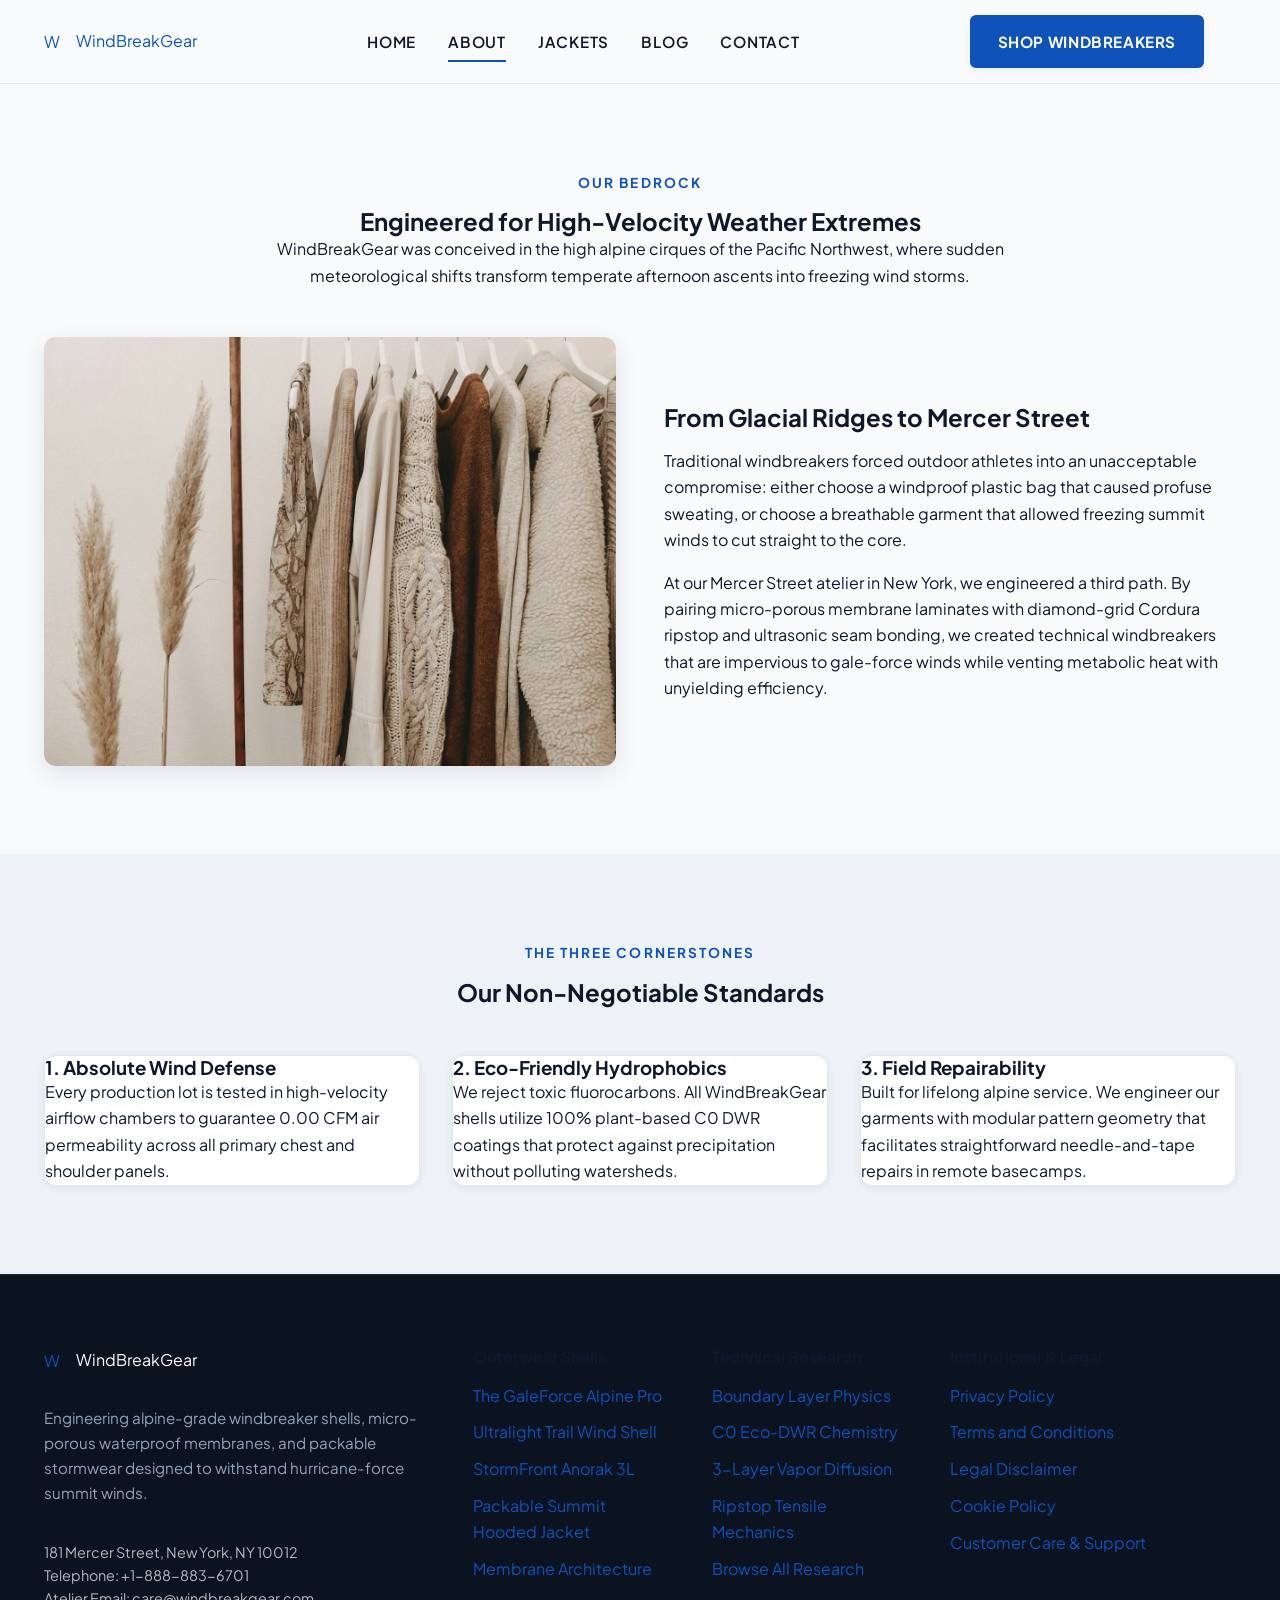
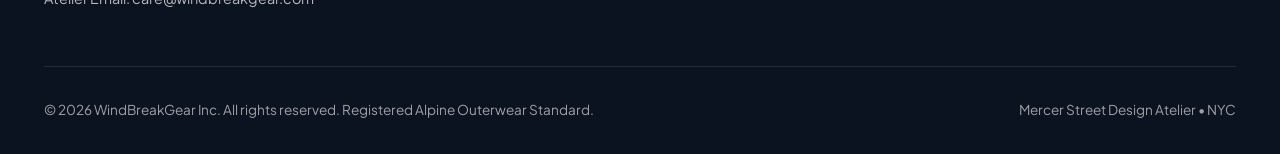
<file: about.html>
<!DOCTYPE html>
<html lang="en">
<head>
    <meta charset="UTF-8">
    <meta name="viewport" content="width=device-width, initial-scale=1.0">
    <title>About Us | The WindBreakGear Alpine Outerwear Heritage</title>
    <meta name="description" content="Learn how WindBreakGear engineers high-performance technical windbreakers, 0 CFM wind barriers, and breathable membranes at our Mercer Street atelier.">
    <link rel="preconnect" href="https://fonts.googleapis.com">
    <link rel="preconnect" href="https://fonts.gstatic.com" crossorigin>
    <link href="https://fonts.googleapis.com/css2?family=Plus+Jakarta+Sans:wght@400;500;600;700&family=Syne:wght@600;700;800&display=swap" rel="stylesheet">
    <link rel="stylesheet" href="assets/css/style.css">
</head>
<body>
    <!-- Google Tag (gtag.js) -->
<script async src="https://www.googletagmanager.com/gtag/js?id=G-0LY0HY7L01"></script>
<script>
  window.dataLayer = window.dataLayer || [];
  function gtag(){dataLayer.push(arguments);}
  gtag('js', new Date());
  gtag('config', 'G-0LY0HY7L01');
</script>

<header class="site-header">
    <div class="container header-inner">
        <a href="index.html" class="brand-logo" aria-label="WindBreakGear Homepage">
            <span class="brand-icon">W</span>
            <span>WindBreakGear</span>
        </a>
        <nav class="nav-desktop" aria-label="Primary Navigation">
            <a href="index.html" class="nav-link ">Home</a>
            <a href="about.html" class="nav-link active">About</a>
            <a href="index.html#jackets" class="nav-link">Jackets</a>
            <a href="blog.html" class="nav-link ">Blog</a>
            <a href="contact.html" class="nav-link ">Contact</a>
            <!-- Policy links hidden on desktop (>1140px) via .nav-item-policy -->
            <a href="privacy-policy.html" class="nav-link nav-item-policy">Privacy</a>
            <a href="terms-and-conditions.html" class="nav-link nav-item-policy">Terms</a>
            <a href="disclaimer.html" class="nav-link nav-item-policy">Disclaimer</a>
            <a href="cookie-policy.html" class="nav-link nav-item-policy">Cookies</a>
        </nav>
        <div class="header-cta-group">
            <a href="index.html#jackets" class="btn btn-primary">Shop Windbreakers</a>
            <button class="menu-toggle-btn" id="menuToggle" aria-label="Open mobile navigation menu">
                <svg viewBox="0 0 24 24" fill="none" stroke="currentColor" stroke-width="2"><path d="M4 6h16M4 12h16M4 18h16"/></svg>
            </button>
        </div>
    </div>
</header>

<!-- Mobile Off-Canvas Drawer -->
<div class="drawer-backdrop" id="drawerBackdrop"></div>
<aside class="mobile-drawer" id="mobileDrawer" aria-label="Mobile Navigation Menu">
    <div class="drawer-header">
        <div class="brand-logo">
            <span class="brand-icon">W</span>
            <span>WindBreakGear</span>
        </div>
        <button class="drawer-close-btn" id="drawerClose" aria-label="Close mobile menu">&times;</button>
    </div>
    <nav class="drawer-nav">
        <a href="index.html" class="drawer-link">Home</a>
        <a href="about.html" class="drawer-link">About Outerwear</a>
        <a href="index.html#jackets" class="drawer-link">Jackets Collection</a>
        <a href="blog.html" class="drawer-link">Technical Blog</a>
        <a href="contact.html" class="drawer-link">Contact & Studio</a>
        <hr style="border: 0; border-top: 1px solid var(--color-border); margin: 0.5rem 0;">
        <a href="privacy-policy.html" class="drawer-link">Privacy Policy</a>
        <a href="terms-and-conditions.html" class="drawer-link">Terms & Conditions</a>
        <a href="disclaimer.html" class="drawer-link">Disclaimer</a>
        <a href="cookie-policy.html" class="drawer-link">Cookie Policy</a>
    </nav>
    <a href="index.html#jackets" class="btn btn-primary" style="width: 100%;">Explore Jackets</a>
</aside>

    <main>
        <section class="section">
            <div class="container">
                <div class="section-header">
                    <span class="section-eyebrow">Our Bedrock</span>
                    <h1>Engineered for High-Velocity Weather Extremes</h1>
                    <p>
                        WindBreakGear was conceived in the high alpine cirques of the Pacific Northwest, where sudden meteorological shifts transform temperate afternoon ascents into freezing wind storms.
                    </p>
                </div>
                <div class="split-block">
                    <div class="split-media">
                        <div class="split-img-wrap">
                            <img src="images/mercer_outerwear_studio.jpg" alt="WindBreakGear Mercer Street outerwear design atelier in SoHo" width="600" height="450">
                        </div>
                    </div>
                    <div class="split-content">
                        <h2>From Glacial Ridges to Mercer Street</h2>
                        <p>
                            Traditional windbreakers forced outdoor athletes into an unacceptable compromise: either choose a windproof plastic bag that caused profuse sweating, or choose a breathable garment that allowed freezing summit winds to cut straight to the core.
                        </p>
                        <p>
                            At our Mercer Street atelier in New York, we engineered a third path. By pairing micro-porous membrane laminates with diamond-grid Cordura ripstop and ultrasonic seam bonding, we created technical windbreakers that are impervious to gale-force winds while venting metabolic heat with unyielding efficiency.
                        </p>
                    </div>
                </div>
            </div>
        </section>

        <section class="section section-elevated">
            <div class="container">
                <div class="section-header">
                    <span class="section-eyebrow">The Three Cornerstones</span>
                    <h2>Our Non-Negotiable Standards</h2>
                </div>
                <div class="grid-3">
                    <div class="card">
                        <h3>1. Absolute Wind Defense</h3>
                        <p>
                            Every production lot is tested in high-velocity airflow chambers to guarantee 0.00 CFM air permeability across all primary chest and shoulder panels.
                        </p>
                    </div>
                    <div class="card">
                        <h3>2. Eco-Friendly Hydrophobics</h3>
                        <p>
                            We reject toxic fluorocarbons. All WindBreakGear shells utilize 100% plant-based C0 DWR coatings that protect against precipitation without polluting watersheds.
                        </p>
                    </div>
                    <div class="card">
                        <h3>3. Field Repairability</h3>
                        <p>
                            Built for lifelong alpine service. We engineer our garments with modular pattern geometry that facilitates straightforward needle-and-tape repairs in remote basecamps.
                        </p>
                    </div>
                </div>
            </div>
        </section>
    </main>
    <footer class="site-footer">
    <div class="container">
        <div class="footer-grid">
            <div class="footer-col">
                <div class="brand-logo" style="color: #FFF; margin-bottom: 1rem;">
                    <span class="brand-icon">W</span>
                    <span>WindBreakGear</span>
                </div>
                <p style="color: #94A3B8; font-size: 0.95rem; margin-bottom: 1.25rem;">
                    Engineering alpine-grade windbreaker shells, micro-porous waterproof membranes, and packable stormwear designed to withstand hurricane-force summit winds.
                </p>
                <div class="footer-contact-info">
                    181 Mercer Street, New York, NY 10012<br>
                    Telephone: +1-888-883-6701<br>
                    Atelier Email: care@windbreakgear.com
                </div>
            </div>
            <div class="footer-col">
                <h4>Outerwear Shells</h4>
                <ul class="footer-links">
                    <li><a href="index.html#jackets">The GaleForce Alpine Pro</a></li>
                    <li><a href="index.html#jackets">Ultralight Trail Wind Shell</a></li>
                    <li><a href="index.html#jackets">StormFront Anorak 3L</a></li>
                    <li><a href="index.html#jackets">Packable Summit Hooded Jacket</a></li>
                    <li><a href="about.html">Membrane Architecture</a></li>
                </ul>
            </div>
            <div class="footer-col">
                <h4>Technical Research</h4>
                <ul class="footer-links">
                    <li><a href="blog/windproof-aerodynamics-and-boundary-layer-physics.html">Boundary Layer Physics</a></li>
                    <li><a href="blog/fluorocarbon-free-c0-dwr-hydrophobic-chemistry.html">C0 Eco-DWR Chemistry</a></li>
                    <li><a href="blog/3-layer-membrane-breathability-and-vapor-diffusion.html">3-Layer Vapor Diffusion</a></li>
                    <li><a href="blog/ripstop-tensile-strength-and-cordura-reinforcement.html">Ripstop Tensile Mechanics</a></li>
                    <li><a href="blog.html">Browse All Research</a></li>
                </ul>
            </div>
            <div class="footer-col">
                <h4>Institutional & Legal</h4>
                <ul class="footer-links">
                    <li><a href="privacy-policy.html">Privacy Policy</a></li>
                    <li><a href="terms-and-conditions.html">Terms and Conditions</a></li>
                    <li><a href="disclaimer.html">Legal Disclaimer</a></li>
                    <li><a href="cookie-policy.html">Cookie Policy</a></li>
                    <li><a href="contact.html">Customer Care & Support</a></li>
                </ul>
            </div>
        </div>
        <div class="footer-bottom">
            <div>&copy; 2026 WindBreakGear Inc. All rights reserved. Registered Alpine Outerwear Standard.</div>
            <div>Mercer Street Design Atelier &bull; NYC</div>
        </div>
    </div>
</footer>
<script src="assets/js/main.js"></script>

</body>
</html>
</file>
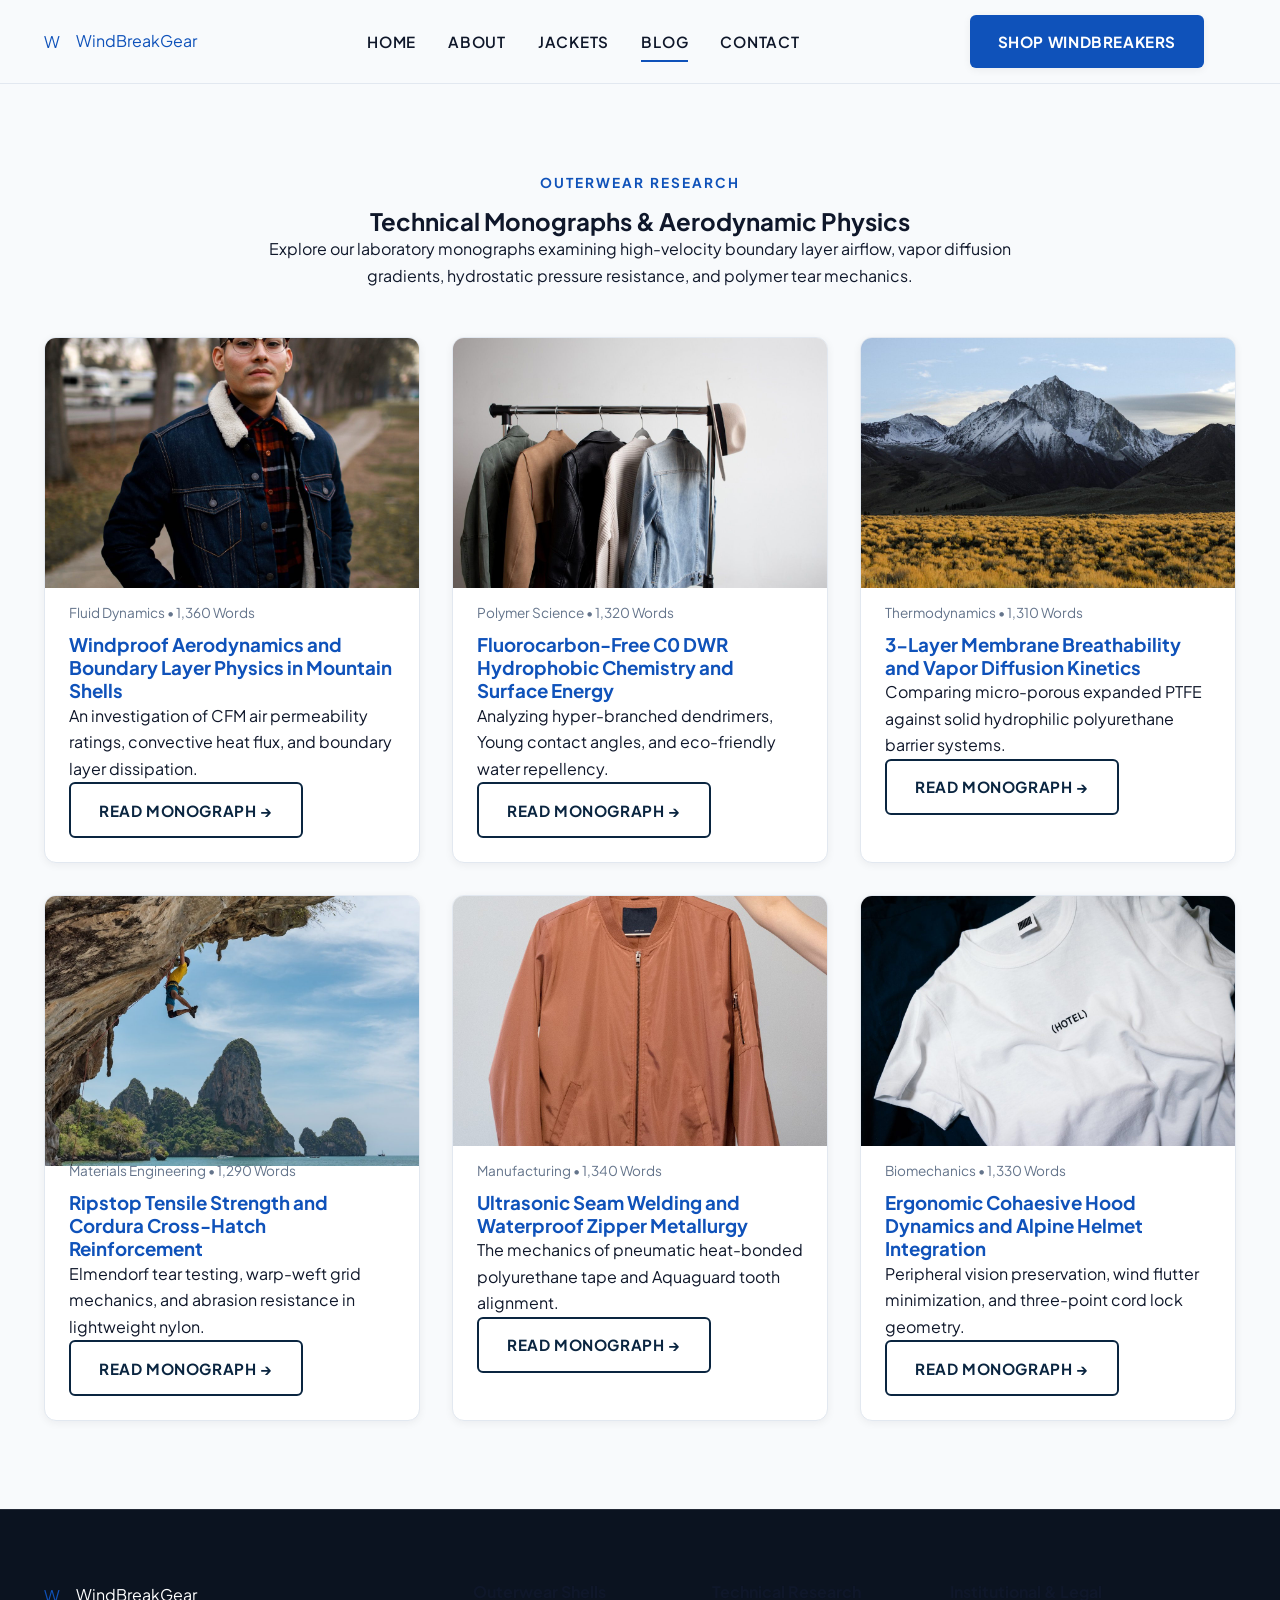
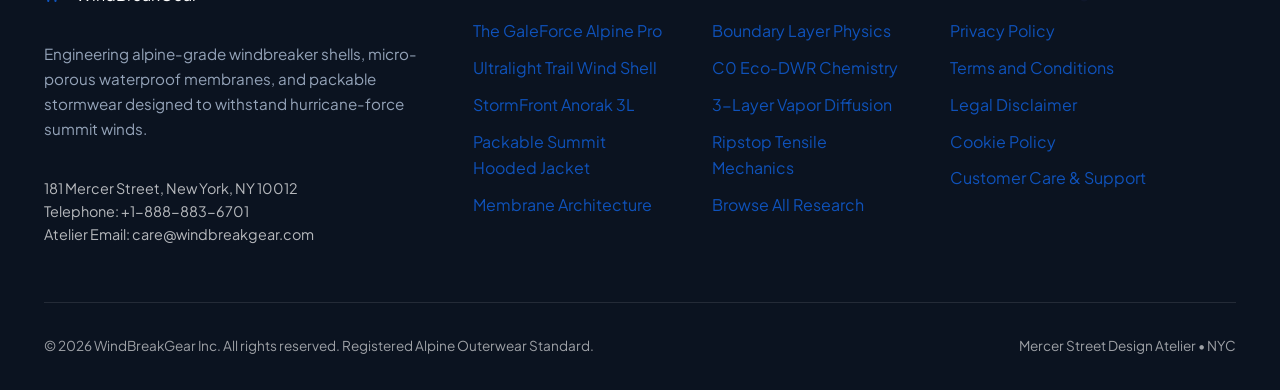
<file: blog.html>
<!DOCTYPE html>
<html lang="en">
<head>
    <meta charset="UTF-8">
    <meta name="viewport" content="width=device-width, initial-scale=1.0">
    <title>Technical Outerwear Blog & Research | WindBreakGear</title>
    <meta name="description" content="In-depth outerwear research monographs covering aerodynamic wind tunnel physics, fluorocarbon-free DWR chemistry, and micro-porous membrane breathability.">
    <link rel="preconnect" href="https://fonts.googleapis.com">
    <link rel="preconnect" href="https://fonts.gstatic.com" crossorigin>
    <link href="https://fonts.googleapis.com/css2?family=Plus+Jakarta+Sans:wght@400;500;600;700&family=Syne:wght@600;700;800&display=swap" rel="stylesheet">
    <link rel="stylesheet" href="assets/css/style.css">
</head>
<body>
    <!-- Google Tag (gtag.js) -->
<script async src="https://www.googletagmanager.com/gtag/js?id=G-0LY0HY7L01"></script>
<script>
  window.dataLayer = window.dataLayer || [];
  function gtag(){dataLayer.push(arguments);}
  gtag('js', new Date());
  gtag('config', 'G-0LY0HY7L01');
</script>

<header class="site-header">
    <div class="container header-inner">
        <a href="index.html" class="brand-logo" aria-label="WindBreakGear Homepage">
            <span class="brand-icon">W</span>
            <span>WindBreakGear</span>
        </a>
        <nav class="nav-desktop" aria-label="Primary Navigation">
            <a href="index.html" class="nav-link ">Home</a>
            <a href="about.html" class="nav-link ">About</a>
            <a href="index.html#jackets" class="nav-link">Jackets</a>
            <a href="blog.html" class="nav-link active">Blog</a>
            <a href="contact.html" class="nav-link ">Contact</a>
            <!-- Policy links hidden on desktop (>1140px) via .nav-item-policy -->
            <a href="privacy-policy.html" class="nav-link nav-item-policy">Privacy</a>
            <a href="terms-and-conditions.html" class="nav-link nav-item-policy">Terms</a>
            <a href="disclaimer.html" class="nav-link nav-item-policy">Disclaimer</a>
            <a href="cookie-policy.html" class="nav-link nav-item-policy">Cookies</a>
        </nav>
        <div class="header-cta-group">
            <a href="index.html#jackets" class="btn btn-primary">Shop Windbreakers</a>
            <button class="menu-toggle-btn" id="menuToggle" aria-label="Open mobile navigation menu">
                <svg viewBox="0 0 24 24" fill="none" stroke="currentColor" stroke-width="2"><path d="M4 6h16M4 12h16M4 18h16"/></svg>
            </button>
        </div>
    </div>
</header>

<!-- Mobile Off-Canvas Drawer -->
<div class="drawer-backdrop" id="drawerBackdrop"></div>
<aside class="mobile-drawer" id="mobileDrawer" aria-label="Mobile Navigation Menu">
    <div class="drawer-header">
        <div class="brand-logo">
            <span class="brand-icon">W</span>
            <span>WindBreakGear</span>
        </div>
        <button class="drawer-close-btn" id="drawerClose" aria-label="Close mobile menu">&times;</button>
    </div>
    <nav class="drawer-nav">
        <a href="index.html" class="drawer-link">Home</a>
        <a href="about.html" class="drawer-link">About Outerwear</a>
        <a href="index.html#jackets" class="drawer-link">Jackets Collection</a>
        <a href="blog.html" class="drawer-link">Technical Blog</a>
        <a href="contact.html" class="drawer-link">Contact & Studio</a>
        <hr style="border: 0; border-top: 1px solid var(--color-border); margin: 0.5rem 0;">
        <a href="privacy-policy.html" class="drawer-link">Privacy Policy</a>
        <a href="terms-and-conditions.html" class="drawer-link">Terms & Conditions</a>
        <a href="disclaimer.html" class="drawer-link">Disclaimer</a>
        <a href="cookie-policy.html" class="drawer-link">Cookie Policy</a>
    </nav>
    <a href="index.html#jackets" class="btn btn-primary" style="width: 100%;">Explore Jackets</a>
</aside>

    <main>
        <section class="section">
            <div class="container">
                <div class="section-header">
                    <span class="section-eyebrow">Outerwear Research</span>
                    <h1>Technical Monographs & Aerodynamic Physics</h1>
                    <p>
                        Explore our laboratory monographs examining high-velocity boundary layer airflow, vapor diffusion gradients, hydrostatic pressure resistance, and polymer tear mechanics.
                    </p>
                </div>
                <div class="grid-3">
                    <div class="blog-card">
                        <div class="blog-card-media">
                            <img src="images/blog_windproof_aerodynamics.jpg" alt="Windproof Aerodynamics and Boundary Layer Physics" width="400" height="240" loading="lazy">
                        </div>
                        <div class="blog-card-body">
                            <div class="blog-card-meta"><span>Fluid Dynamics</span> &bull; <span>1,360 Words</span></div>
                            <h3><a href="blog/windproof-aerodynamics-and-boundary-layer-physics.html">Windproof Aerodynamics and Boundary Layer Physics in Mountain Shells</a></h3>
                            <p>An investigation of CFM air permeability ratings, convective heat flux, and boundary layer dissipation.</p>
                            <a href="blog/windproof-aerodynamics-and-boundary-layer-physics.html" class="btn btn-secondary" style="margin-top: auto;">Read Monograph &rarr;</a>
                        </div>
                    </div>

                    <div class="blog-card">
                        <div class="blog-card-media">
                            <img src="images/blog_dwr_coating_chemistry.jpg" alt="Fluorocarbon-Free C0 DWR Hydrophobic Chemistry" width="400" height="240" loading="lazy">
                        </div>
                        <div class="blog-card-body">
                            <div class="blog-card-meta"><span>Polymer Science</span> &bull; <span>1,320 Words</span></div>
                            <h3><a href="blog/fluorocarbon-free-c0-dwr-hydrophobic-chemistry.html">Fluorocarbon-Free C0 DWR Hydrophobic Chemistry and Surface Energy</a></h3>
                            <p>Analyzing hyper-branched dendrimers, Young contact angles, and eco-friendly water repellency.</p>
                            <a href="blog/fluorocarbon-free-c0-dwr-hydrophobic-chemistry.html" class="btn btn-secondary" style="margin-top: auto;">Read Monograph &rarr;</a>
                        </div>
                    </div>

                    <div class="blog-card">
                        <div class="blog-card-media">
                            <img src="images/blog_3layer_membrane_breathability.jpg" alt="3-Layer Membrane Breathability and Vapor Diffusion" width="400" height="240" loading="lazy">
                        </div>
                        <div class="blog-card-body">
                            <div class="blog-card-meta"><span>Thermodynamics</span> &bull; <span>1,310 Words</span></div>
                            <h3><a href="blog/3-layer-membrane-breathability-and-vapor-diffusion.html">3-Layer Membrane Breathability and Vapor Diffusion Kinetics</a></h3>
                            <p>Comparing micro-porous expanded PTFE against solid hydrophilic polyurethane barrier systems.</p>
                            <a href="blog/3-layer-membrane-breathability-and-vapor-diffusion.html" class="btn btn-secondary" style="margin-top: auto;">Read Monograph &rarr;</a>
                        </div>
                    </div>

                    <div class="blog-card">
                        <div class="blog-card-media">
                            <img src="images/blog_ripstop_tear_strength.jpg" alt="Ripstop Tensile Strength and Cordura Reinforcement" width="400" height="240" loading="lazy">
                        </div>
                        <div class="blog-card-body">
                            <div class="blog-card-meta"><span>Materials Engineering</span> &bull; <span>1,290 Words</span></div>
                            <h3><a href="blog/ripstop-tensile-strength-and-cordura-reinforcement.html">Ripstop Tensile Strength and Cordura Cross-Hatch Reinforcement</a></h3>
                            <p>Elmendorf tear testing, warp-weft grid mechanics, and abrasion resistance in lightweight nylon.</p>
                            <a href="blog/ripstop-tensile-strength-and-cordura-reinforcement.html" class="btn btn-secondary" style="margin-top: auto;">Read Monograph &rarr;</a>
                        </div>
                    </div>

                    <div class="blog-card">
                        <div class="blog-card-media">
                            <img src="images/taped_seams_zipper_detail.jpg" alt="Ultrasonic Seam Welding and Waterproof Zipper Integrity" width="400" height="240" loading="lazy">
                        </div>
                        <div class="blog-card-body">
                            <div class="blog-card-meta"><span>Manufacturing</span> &bull; <span>1,340 Words</span></div>
                            <h3><a href="blog/ultrasonic-seam-welding-and-waterproof-zipper-integrity.html">Ultrasonic Seam Welding and Waterproof Zipper Metallurgy</a></h3>
                            <p>The mechanics of pneumatic heat-bonded polyurethane tape and Aquaguard tooth alignment.</p>
                            <a href="blog/ultrasonic-seam-welding-and-waterproof-zipper-integrity.html" class="btn btn-secondary" style="margin-top: auto;">Read Monograph &rarr;</a>
                        </div>
                    </div>

                    <div class="blog-card">
                        <div class="blog-card-media">
                            <img src="images/storm_hood_weatherproof.jpg" alt="Ergonomic Cohaesive Hood Dynamics" width="400" height="240" loading="lazy">
                        </div>
                        <div class="blog-card-body">
                            <div class="blog-card-meta"><span>Biomechanics</span> &bull; <span>1,330 Words</span></div>
                            <h3><a href="blog/ergonomic-cohaesive-hood-dynamics-and-helmet-integration.html">Ergonomic Cohaesive Hood Dynamics and Alpine Helmet Integration</a></h3>
                            <p>Peripheral vision preservation, wind flutter minimization, and three-point cord lock geometry.</p>
                            <a href="blog/ergonomic-cohaesive-hood-dynamics-and-helmet-integration.html" class="btn btn-secondary" style="margin-top: auto;">Read Monograph &rarr;</a>
                        </div>
                    </div>
                </div>
            </div>
        </section>
    </main>
    <footer class="site-footer">
    <div class="container">
        <div class="footer-grid">
            <div class="footer-col">
                <div class="brand-logo" style="color: #FFF; margin-bottom: 1rem;">
                    <span class="brand-icon">W</span>
                    <span>WindBreakGear</span>
                </div>
                <p style="color: #94A3B8; font-size: 0.95rem; margin-bottom: 1.25rem;">
                    Engineering alpine-grade windbreaker shells, micro-porous waterproof membranes, and packable stormwear designed to withstand hurricane-force summit winds.
                </p>
                <div class="footer-contact-info">
                    181 Mercer Street, New York, NY 10012<br>
                    Telephone: +1-888-883-6701<br>
                    Atelier Email: care@windbreakgear.com
                </div>
            </div>
            <div class="footer-col">
                <h4>Outerwear Shells</h4>
                <ul class="footer-links">
                    <li><a href="index.html#jackets">The GaleForce Alpine Pro</a></li>
                    <li><a href="index.html#jackets">Ultralight Trail Wind Shell</a></li>
                    <li><a href="index.html#jackets">StormFront Anorak 3L</a></li>
                    <li><a href="index.html#jackets">Packable Summit Hooded Jacket</a></li>
                    <li><a href="about.html">Membrane Architecture</a></li>
                </ul>
            </div>
            <div class="footer-col">
                <h4>Technical Research</h4>
                <ul class="footer-links">
                    <li><a href="blog/windproof-aerodynamics-and-boundary-layer-physics.html">Boundary Layer Physics</a></li>
                    <li><a href="blog/fluorocarbon-free-c0-dwr-hydrophobic-chemistry.html">C0 Eco-DWR Chemistry</a></li>
                    <li><a href="blog/3-layer-membrane-breathability-and-vapor-diffusion.html">3-Layer Vapor Diffusion</a></li>
                    <li><a href="blog/ripstop-tensile-strength-and-cordura-reinforcement.html">Ripstop Tensile Mechanics</a></li>
                    <li><a href="blog.html">Browse All Research</a></li>
                </ul>
            </div>
            <div class="footer-col">
                <h4>Institutional & Legal</h4>
                <ul class="footer-links">
                    <li><a href="privacy-policy.html">Privacy Policy</a></li>
                    <li><a href="terms-and-conditions.html">Terms and Conditions</a></li>
                    <li><a href="disclaimer.html">Legal Disclaimer</a></li>
                    <li><a href="cookie-policy.html">Cookie Policy</a></li>
                    <li><a href="contact.html">Customer Care & Support</a></li>
                </ul>
            </div>
        </div>
        <div class="footer-bottom">
            <div>&copy; 2026 WindBreakGear Inc. All rights reserved. Registered Alpine Outerwear Standard.</div>
            <div>Mercer Street Design Atelier &bull; NYC</div>
        </div>
    </div>
</footer>
<script src="assets/js/main.js"></script>

</body>
</html>
</file>
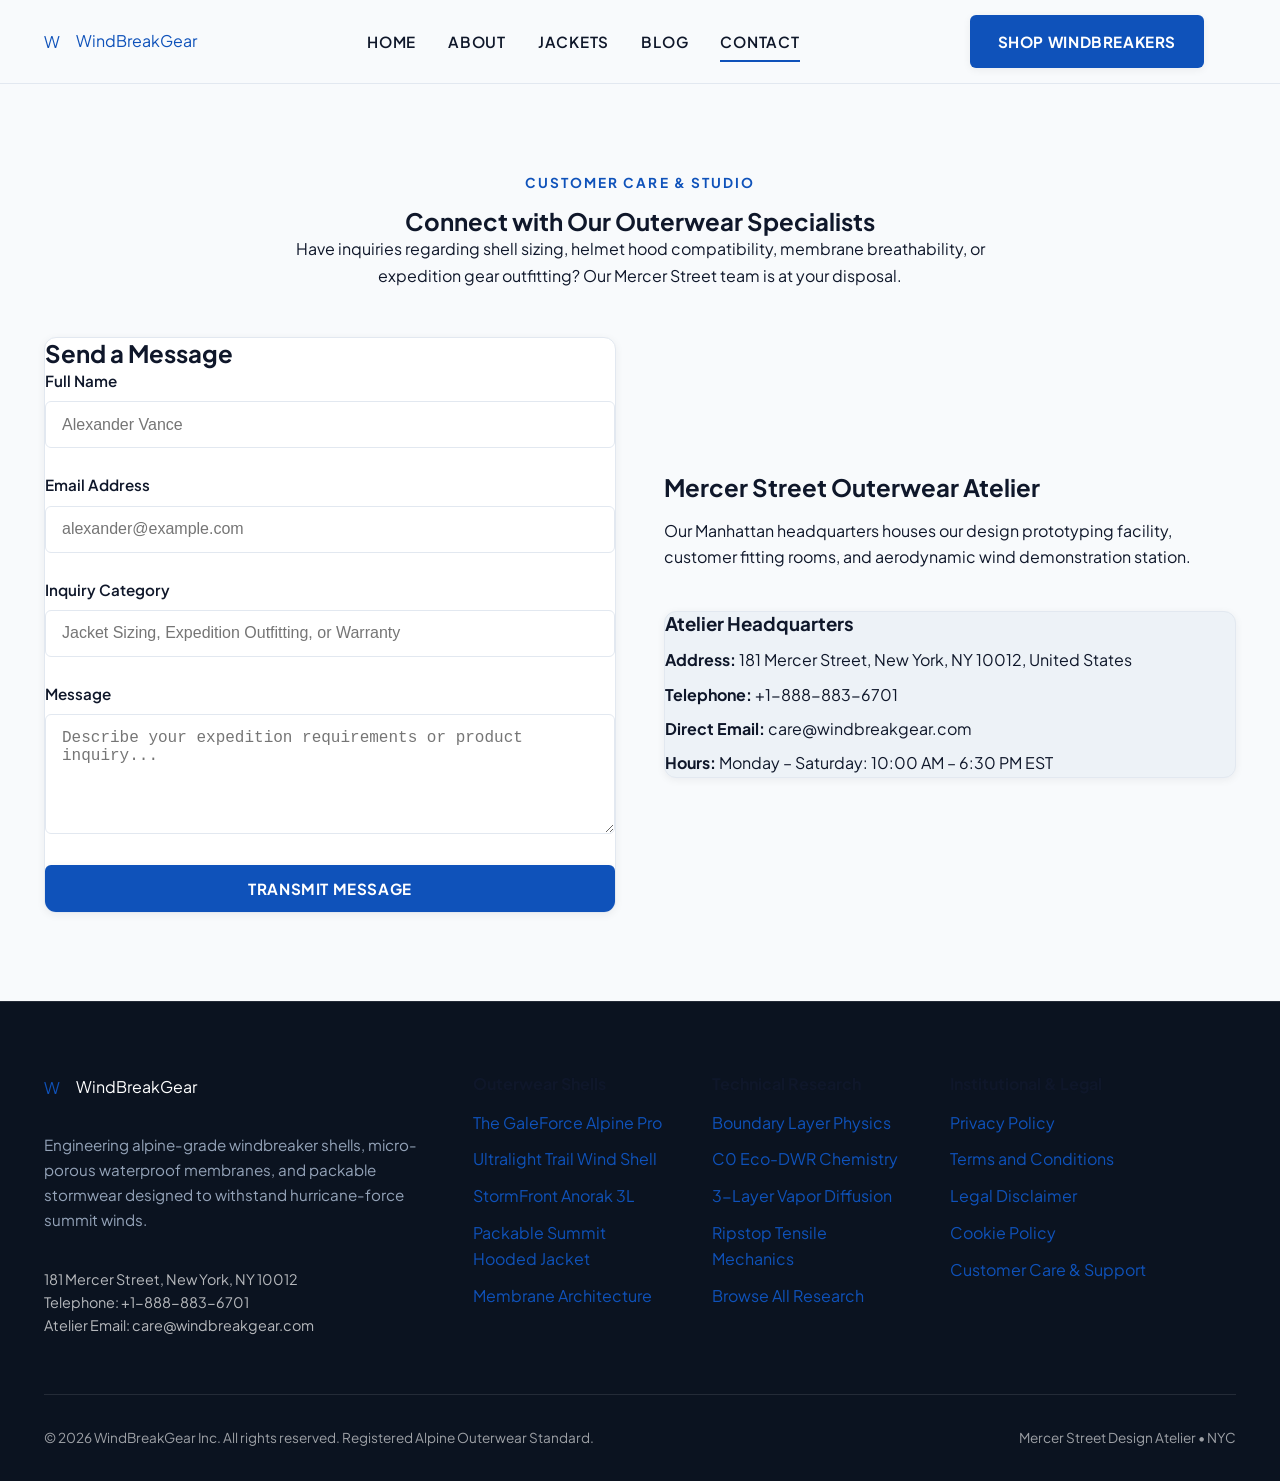
<file: contact.html>
<!DOCTYPE html>
<html lang="en">
<head>
    <meta charset="UTF-8">
    <meta name="viewport" content="width=device-width, initial-scale=1.0">
    <title>Contact Us & Mercer Showroom | WindBreakGear</title>
    <meta name="description" content="Connect with WindBreakGear customer care or schedule a fitting consultation at our New York studio at 181 Mercer Street. Phone: +1-888-883-6701.">
    <link rel="preconnect" href="https://fonts.googleapis.com">
    <link rel="preconnect" href="https://fonts.gstatic.com" crossorigin>
    <link href="https://fonts.googleapis.com/css2?family=Plus+Jakarta+Sans:wght@400;500;600;700&family=Syne:wght@600;700;800&display=swap" rel="stylesheet">
    <link rel="stylesheet" href="assets/css/style.css">
</head>
<body>
    <!-- Google Tag (gtag.js) -->
<script async src="https://www.googletagmanager.com/gtag/js?id=G-0LY0HY7L01"></script>
<script>
  window.dataLayer = window.dataLayer || [];
  function gtag(){dataLayer.push(arguments);}
  gtag('js', new Date());
  gtag('config', 'G-0LY0HY7L01');
</script>

<header class="site-header">
    <div class="container header-inner">
        <a href="index.html" class="brand-logo" aria-label="WindBreakGear Homepage">
            <span class="brand-icon">W</span>
            <span>WindBreakGear</span>
        </a>
        <nav class="nav-desktop" aria-label="Primary Navigation">
            <a href="index.html" class="nav-link ">Home</a>
            <a href="about.html" class="nav-link ">About</a>
            <a href="index.html#jackets" class="nav-link">Jackets</a>
            <a href="blog.html" class="nav-link ">Blog</a>
            <a href="contact.html" class="nav-link active">Contact</a>
            <!-- Policy links hidden on desktop (>1140px) via .nav-item-policy -->
            <a href="privacy-policy.html" class="nav-link nav-item-policy">Privacy</a>
            <a href="terms-and-conditions.html" class="nav-link nav-item-policy">Terms</a>
            <a href="disclaimer.html" class="nav-link nav-item-policy">Disclaimer</a>
            <a href="cookie-policy.html" class="nav-link nav-item-policy">Cookies</a>
        </nav>
        <div class="header-cta-group">
            <a href="index.html#jackets" class="btn btn-primary">Shop Windbreakers</a>
            <button class="menu-toggle-btn" id="menuToggle" aria-label="Open mobile navigation menu">
                <svg viewBox="0 0 24 24" fill="none" stroke="currentColor" stroke-width="2"><path d="M4 6h16M4 12h16M4 18h16"/></svg>
            </button>
        </div>
    </div>
</header>

<!-- Mobile Off-Canvas Drawer -->
<div class="drawer-backdrop" id="drawerBackdrop"></div>
<aside class="mobile-drawer" id="mobileDrawer" aria-label="Mobile Navigation Menu">
    <div class="drawer-header">
        <div class="brand-logo">
            <span class="brand-icon">W</span>
            <span>WindBreakGear</span>
        </div>
        <button class="drawer-close-btn" id="drawerClose" aria-label="Close mobile menu">&times;</button>
    </div>
    <nav class="drawer-nav">
        <a href="index.html" class="drawer-link">Home</a>
        <a href="about.html" class="drawer-link">About Outerwear</a>
        <a href="index.html#jackets" class="drawer-link">Jackets Collection</a>
        <a href="blog.html" class="drawer-link">Technical Blog</a>
        <a href="contact.html" class="drawer-link">Contact & Studio</a>
        <hr style="border: 0; border-top: 1px solid var(--color-border); margin: 0.5rem 0;">
        <a href="privacy-policy.html" class="drawer-link">Privacy Policy</a>
        <a href="terms-and-conditions.html" class="drawer-link">Terms & Conditions</a>
        <a href="disclaimer.html" class="drawer-link">Disclaimer</a>
        <a href="cookie-policy.html" class="drawer-link">Cookie Policy</a>
    </nav>
    <a href="index.html#jackets" class="btn btn-primary" style="width: 100%;">Explore Jackets</a>
</aside>

    <main>
        <section class="section">
            <div class="container">
                <div class="section-header">
                    <span class="section-eyebrow">Customer Care & Studio</span>
                    <h1>Connect with Our Outerwear Specialists</h1>
                    <p>
                        Have inquiries regarding shell sizing, helmet hood compatibility, membrane breathability, or expedition gear outfitting? Our Mercer Street team is at your disposal.
                    </p>
                </div>
                <div class="split-block">
                    <div class="card">
                        <h2>Send a Message</h2>
                        <form id="contactForm">
                            <div class="form-group">
                                <label class="form-label" for="cName">Full Name</label>
                                <input class="form-input" type="text" id="cName" required placeholder="Alexander Vance">
                            </div>
                            <div class="form-group">
                                <label class="form-label" for="cEmail">Email Address</label>
                                <input class="form-input" type="email" id="cEmail" required placeholder="alexander@example.com">
                            </div>
                            <div class="form-group">
                                <label class="form-label" for="cTopic">Inquiry Category</label>
                                <input class="form-input" type="text" id="cTopic" placeholder="Jacket Sizing, Expedition Outfitting, or Warranty">
                            </div>
                            <div class="form-group">
                                <label class="form-label" for="cMsg">Message</label>
                                <textarea class="form-textarea" id="cMsg" required placeholder="Describe your expedition requirements or product inquiry..."></textarea>
                            </div>
                            <button type="submit" class="btn btn-primary" style="width: 100%;">Transmit Message</button>
                            <div id="formFeedback"></div>
                        </form>
                    </div>
                    <div class="split-content">
                        <h2>Mercer Street Outerwear Atelier</h2>
                        <p>
                            Our Manhattan headquarters houses our design prototyping facility, customer fitting rooms, and aerodynamic wind demonstration station.
                        </p>
                        <div class="card" style="margin-top: 1.5rem; background: var(--color-bg-elevated);">
                            <h3 style="margin-bottom: 0.75rem;">Atelier Headquarters</h3>
                            <p style="margin-bottom: 0.5rem;">
                                <strong>Address:</strong> 181 Mercer Street, New York, NY 10012, United States
                            </p>
                            <p style="margin-bottom: 0.5rem;">
                                <strong>Telephone:</strong> +1-888-883-6701
                            </p>
                            <p style="margin-bottom: 0.5rem;">
                                <strong>Direct Email:</strong> care@windbreakgear.com
                            </p>
                            <p style="margin-bottom: 0;">
                                <strong>Hours:</strong> Monday – Saturday: 10:00 AM – 6:30 PM EST
                            </p>
                        </div>
                    </div>
                </div>
            </div>
        </section>
    </main>
    <footer class="site-footer">
    <div class="container">
        <div class="footer-grid">
            <div class="footer-col">
                <div class="brand-logo" style="color: #FFF; margin-bottom: 1rem;">
                    <span class="brand-icon">W</span>
                    <span>WindBreakGear</span>
                </div>
                <p style="color: #94A3B8; font-size: 0.95rem; margin-bottom: 1.25rem;">
                    Engineering alpine-grade windbreaker shells, micro-porous waterproof membranes, and packable stormwear designed to withstand hurricane-force summit winds.
                </p>
                <div class="footer-contact-info">
                    181 Mercer Street, New York, NY 10012<br>
                    Telephone: +1-888-883-6701<br>
                    Atelier Email: care@windbreakgear.com
                </div>
            </div>
            <div class="footer-col">
                <h4>Outerwear Shells</h4>
                <ul class="footer-links">
                    <li><a href="index.html#jackets">The GaleForce Alpine Pro</a></li>
                    <li><a href="index.html#jackets">Ultralight Trail Wind Shell</a></li>
                    <li><a href="index.html#jackets">StormFront Anorak 3L</a></li>
                    <li><a href="index.html#jackets">Packable Summit Hooded Jacket</a></li>
                    <li><a href="about.html">Membrane Architecture</a></li>
                </ul>
            </div>
            <div class="footer-col">
                <h4>Technical Research</h4>
                <ul class="footer-links">
                    <li><a href="blog/windproof-aerodynamics-and-boundary-layer-physics.html">Boundary Layer Physics</a></li>
                    <li><a href="blog/fluorocarbon-free-c0-dwr-hydrophobic-chemistry.html">C0 Eco-DWR Chemistry</a></li>
                    <li><a href="blog/3-layer-membrane-breathability-and-vapor-diffusion.html">3-Layer Vapor Diffusion</a></li>
                    <li><a href="blog/ripstop-tensile-strength-and-cordura-reinforcement.html">Ripstop Tensile Mechanics</a></li>
                    <li><a href="blog.html">Browse All Research</a></li>
                </ul>
            </div>
            <div class="footer-col">
                <h4>Institutional & Legal</h4>
                <ul class="footer-links">
                    <li><a href="privacy-policy.html">Privacy Policy</a></li>
                    <li><a href="terms-and-conditions.html">Terms and Conditions</a></li>
                    <li><a href="disclaimer.html">Legal Disclaimer</a></li>
                    <li><a href="cookie-policy.html">Cookie Policy</a></li>
                    <li><a href="contact.html">Customer Care & Support</a></li>
                </ul>
            </div>
        </div>
        <div class="footer-bottom">
            <div>&copy; 2026 WindBreakGear Inc. All rights reserved. Registered Alpine Outerwear Standard.</div>
            <div>Mercer Street Design Atelier &bull; NYC</div>
        </div>
    </div>
</footer>
<script src="assets/js/main.js"></script>

</body>
</html>
</file>
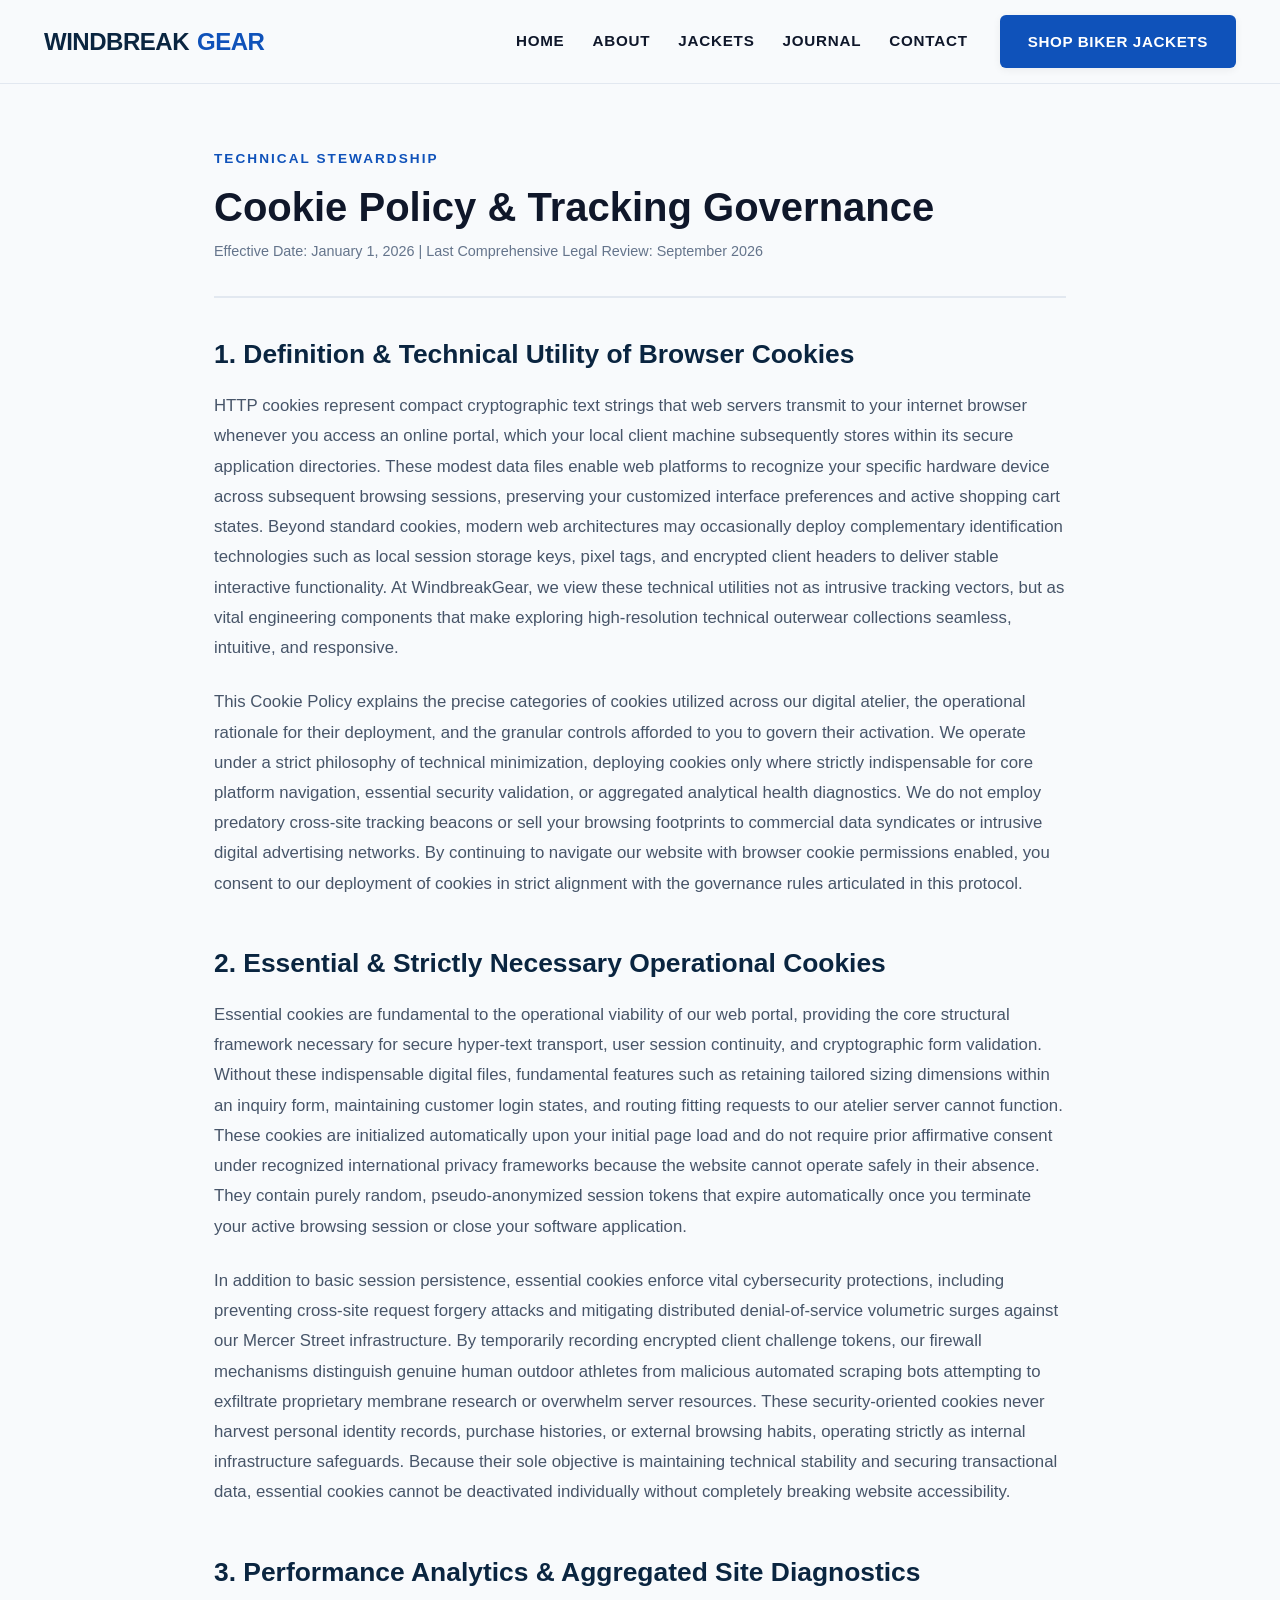
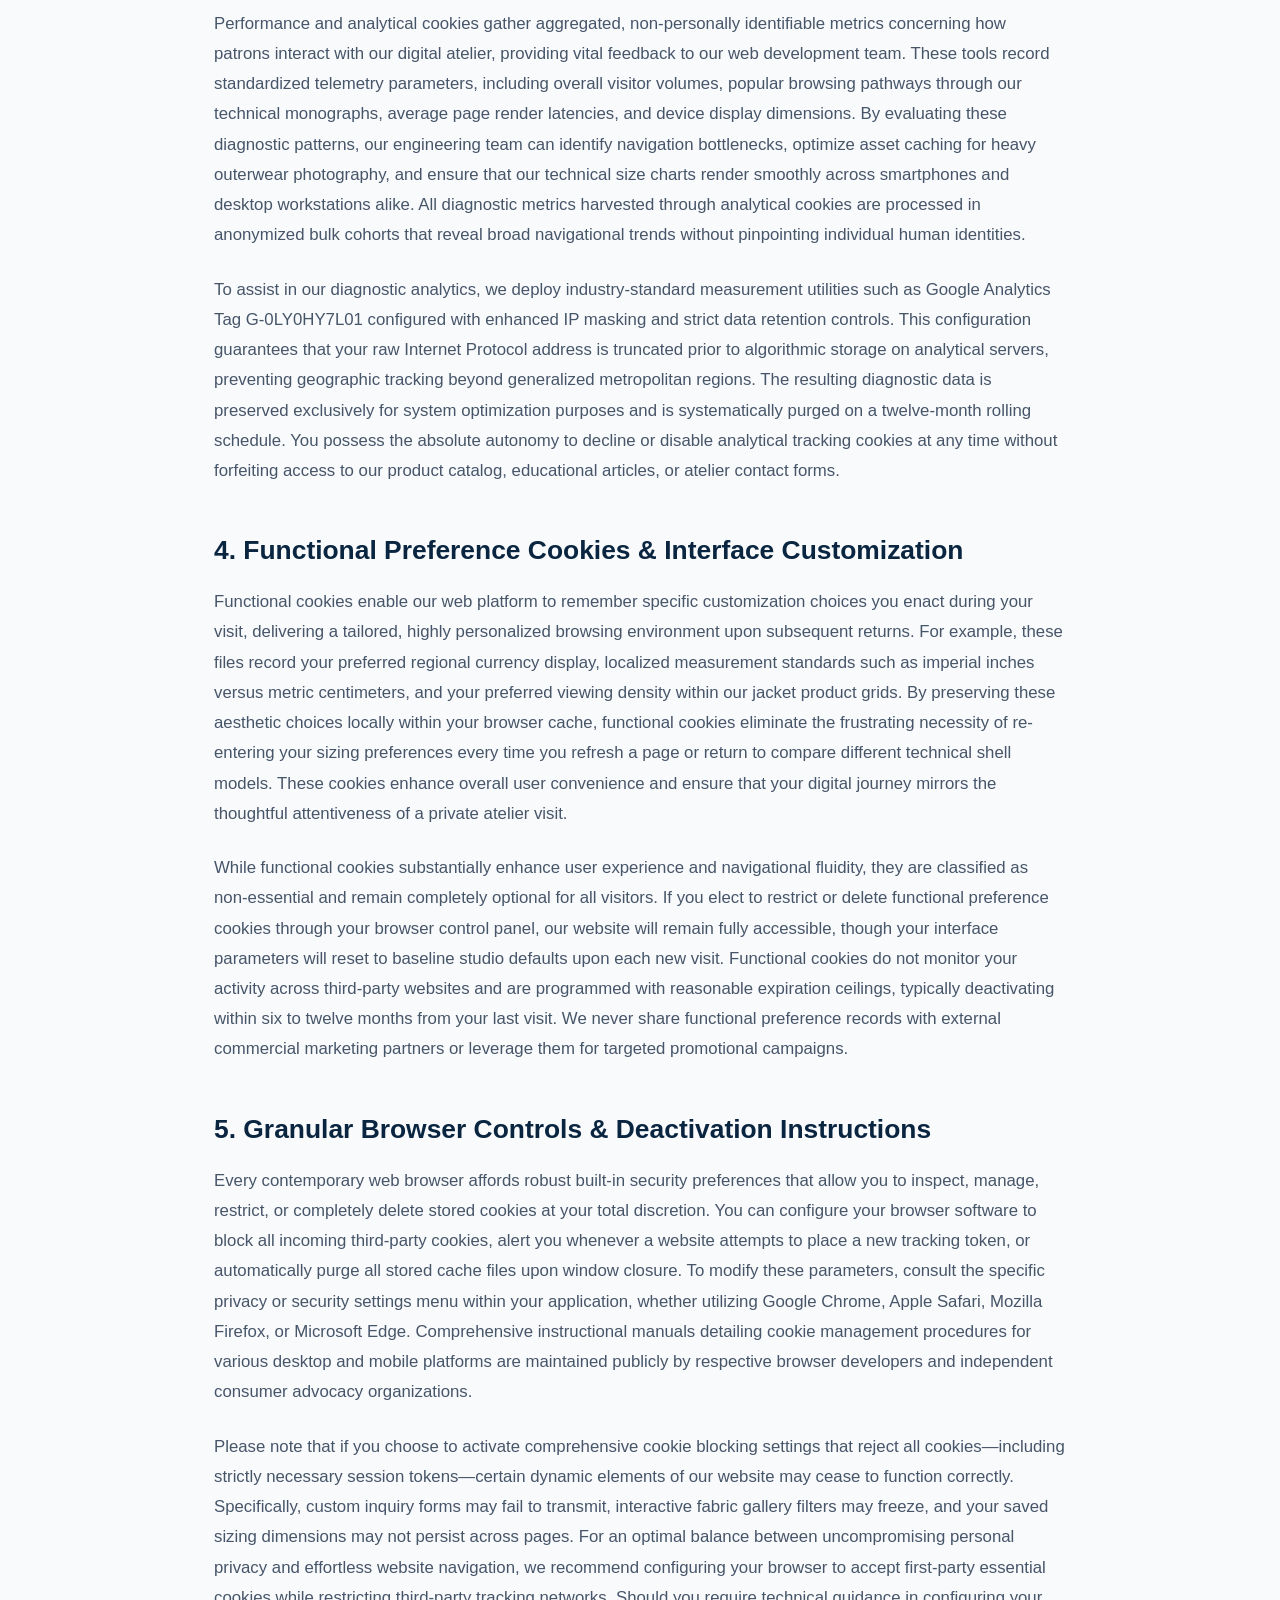
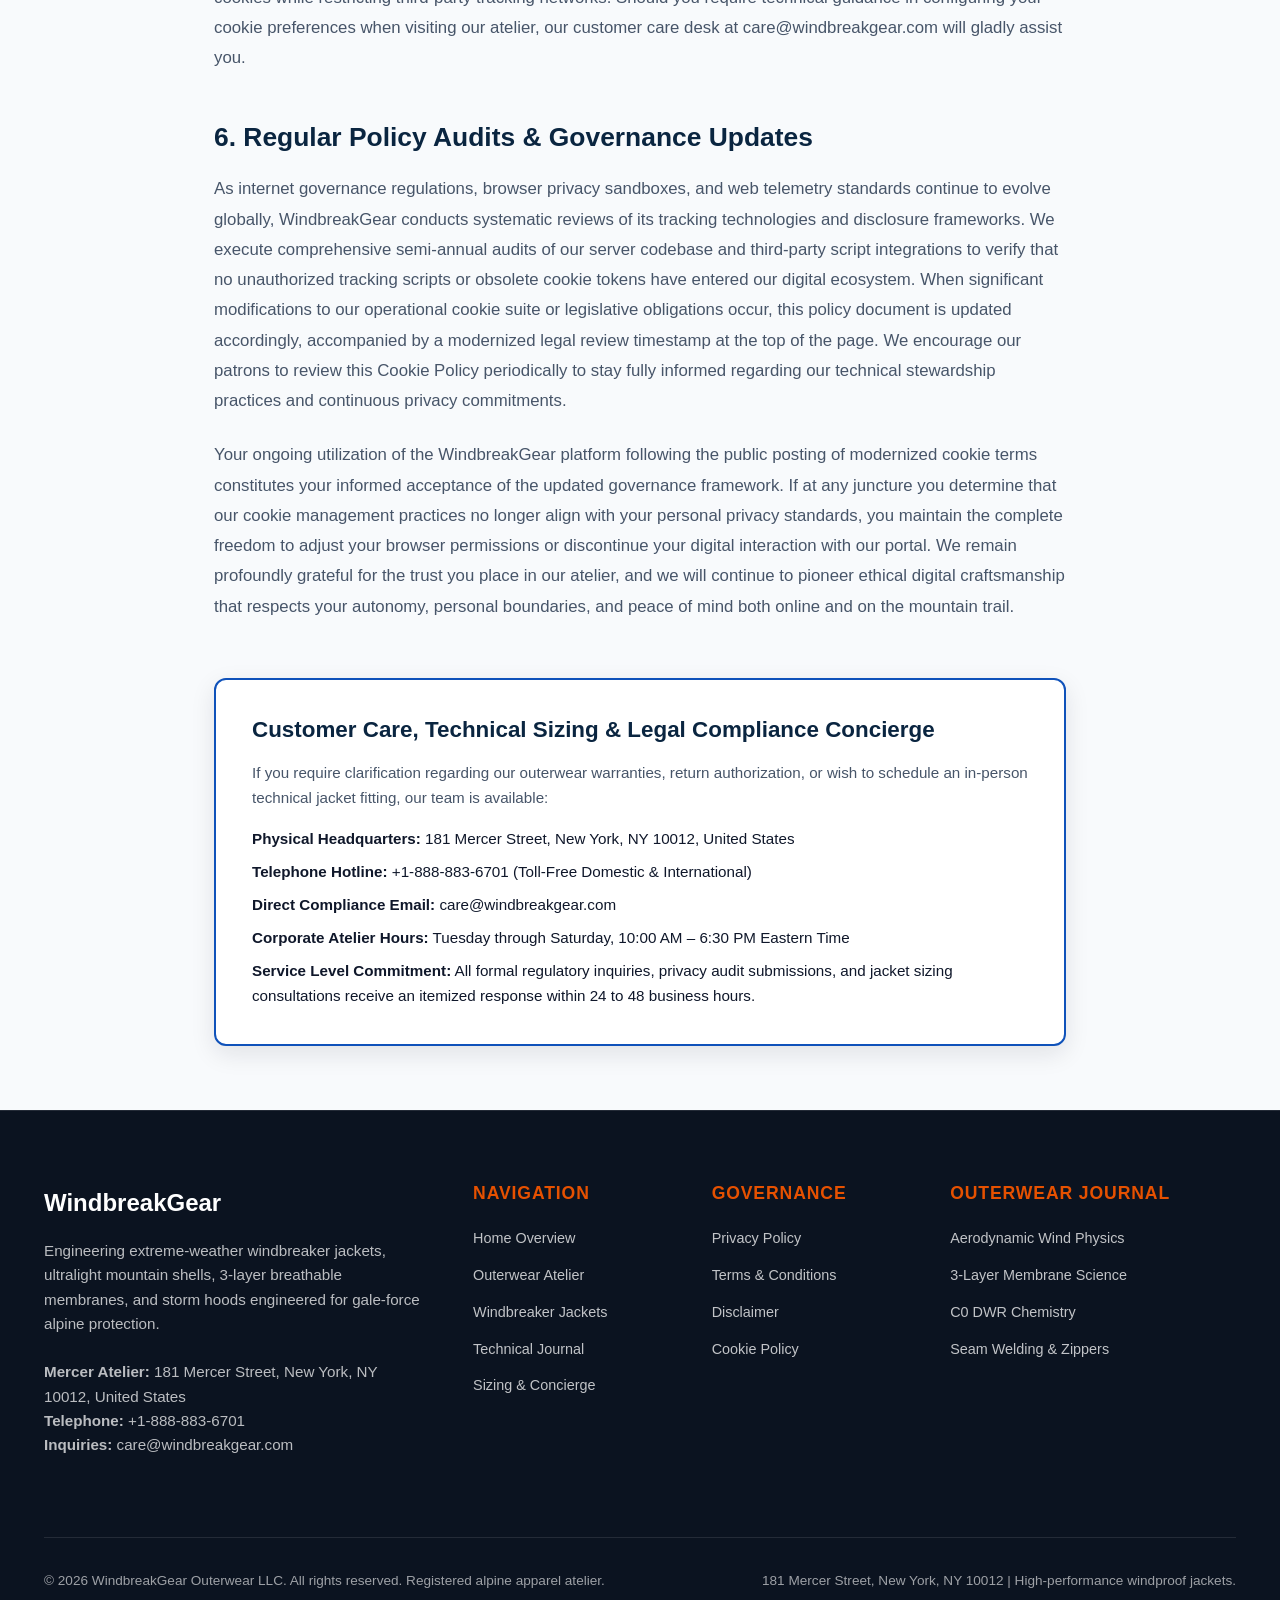
<file: cookie-policy.html>
<!DOCTYPE html>
<html lang="en">
<head>
    <meta charset="UTF-8">
    <meta name="viewport" content="width=device-width, initial-scale=1.0">
    <title>Cookie Policy & Technical Tracking | WindbreakGear</title>
    <meta name="description" content="Comprehensive cookie policy outlining session management, diagnostic telemetry, privacy controls, and user choices at WindbreakGear.">
    <link rel="stylesheet" href="assets/css/style.css">
</head>
<body>
    
    <!-- Google tag (gtag.js) -->
    <script async src="https://www.googletagmanager.com/gtag/js?id=G-0LY0HY7L01"></script>
    <script>
      window.dataLayer = window.dataLayer || [];
      function gtag(){dataLayer.push(arguments);}
      gtag('js', new Date());
      gtag('config', 'G-0LY0HY7L01');
    </script>
    <header class="site-header">
        <div class="container header-inner">
            <a href="index.html" class="site-logo">Windbreak<span>Gear</span></a>
            <nav class="nav-desktop">
                <ul class="nav-links">
                    <li><a href="index.html" class="nav-link ">Home</a></li>
                    <li><a href="about.html" class="nav-link ">About</a></li>
                    <li><a href="about.html#jackets" class="nav-link">Jackets</a></li>
                    <li><a href="blog.html" class="nav-link ">Journal</a></li>
                    <li><a href="contact.html" class="nav-link ">Contact</a></li>
                    <!-- Policy Links Hidden on Desktop via .nav-item-policy -->
                    <li class="nav-item-policy"><a href="privacy-policy.html" class="nav-link">Privacy Policy</a></li>
                    <li class="nav-item-policy"><a href="terms-and-conditions.html" class="nav-link">Terms & Conditions</a></li>
                    <li class="nav-item-policy"><a href="disclaimer.html" class="nav-link">Disclaimer</a></li>
                    <li class="nav-item-policy"><a href="cookie-policy.html" class="nav-link">Cookie Policy</a></li>
                </ul>
                <a href="contact.html" class="btn btn-primary">Shop Biker Jackets</a>
            </nav>
            <button class="mobile-menu-btn" aria-label="Toggle Mobile Menu">
                <span></span>
                <span></span>
                <span></span>
            </button>
        </div>
    </header>
    <div class="mobile-drawer">
        <ul class="mobile-nav-list">
            <li><a href="index.html" class="mobile-nav-link">Home</a></li>
            <li><a href="about.html" class="mobile-nav-link">About Atelier</a></li>
            <li><a href="about.html#jackets" class="mobile-nav-link">Technical Jackets</a></li>
            <li><a href="blog.html" class="mobile-nav-link">Outerwear Journal</a></li>
            <li><a href="contact.html" class="mobile-nav-link">Contact & Fitting</a></li>
            <li><a href="privacy-policy.html" class="mobile-nav-link">Privacy Policy</a></li>
            <li><a href="terms-and-conditions.html" class="mobile-nav-link">Terms & Conditions</a></li>
            <li><a href="disclaimer.html" class="mobile-nav-link">Disclaimer</a></li>
            <li><a href="cookie-policy.html" class="mobile-nav-link">Cookie Policy</a></li>
        </ul>
    </div>
    
    <main>
        <div class="policy-container">
            <div class="policy-header">
                <span class="section-eyebrow">Technical Stewardship</span>
                <h1 style="font-size: 2.5rem; margin-bottom: 0.5rem;">Cookie Policy & Tracking Governance</h1>
                <p class="policy-meta">Effective Date: January 1, 2026 | Last Comprehensive Legal Review: September 2026</p>
            </div>

            <section class="policy-section">
                <h2>1. Definition & Technical Utility of Browser Cookies</h2>
                <p>HTTP cookies represent compact cryptographic text strings that web servers transmit to your internet browser whenever you access an online portal, which your local client machine subsequently stores within its secure application directories. These modest data files enable web platforms to recognize your specific hardware device across subsequent browsing sessions, preserving your customized interface preferences and active shopping cart states. Beyond standard cookies, modern web architectures may occasionally deploy complementary identification technologies such as local session storage keys, pixel tags, and encrypted client headers to deliver stable interactive functionality. At WindbreakGear, we view these technical utilities not as intrusive tracking vectors, but as vital engineering components that make exploring high-resolution technical outerwear collections seamless, intuitive, and responsive.</p>
                <p>This Cookie Policy explains the precise categories of cookies utilized across our digital atelier, the operational rationale for their deployment, and the granular controls afforded to you to govern their activation. We operate under a strict philosophy of technical minimization, deploying cookies only where strictly indispensable for core platform navigation, essential security validation, or aggregated analytical health diagnostics. We do not employ predatory cross-site tracking beacons or sell your browsing footprints to commercial data syndicates or intrusive digital advertising networks. By continuing to navigate our website with browser cookie permissions enabled, you consent to our deployment of cookies in strict alignment with the governance rules articulated in this protocol.</p>
            </section>

            <section class="policy-section">
                <h2>2. Essential & Strictly Necessary Operational Cookies</h2>
                <p>Essential cookies are fundamental to the operational viability of our web portal, providing the core structural framework necessary for secure hyper-text transport, user session continuity, and cryptographic form validation. Without these indispensable digital files, fundamental features such as retaining tailored sizing dimensions within an inquiry form, maintaining customer login states, and routing fitting requests to our atelier server cannot function. These cookies are initialized automatically upon your initial page load and do not require prior affirmative consent under recognized international privacy frameworks because the website cannot operate safely in their absence. They contain purely random, pseudo-anonymized session tokens that expire automatically once you terminate your active browsing session or close your software application.</p>
                <p>In addition to basic session persistence, essential cookies enforce vital cybersecurity protections, including preventing cross-site request forgery attacks and mitigating distributed denial-of-service volumetric surges against our Mercer Street infrastructure. By temporarily recording encrypted client challenge tokens, our firewall mechanisms distinguish genuine human outdoor athletes from malicious automated scraping bots attempting to exfiltrate proprietary membrane research or overwhelm server resources. These security-oriented cookies never harvest personal identity records, purchase histories, or external browsing habits, operating strictly as internal infrastructure safeguards. Because their sole objective is maintaining technical stability and securing transactional data, essential cookies cannot be deactivated individually without completely breaking website accessibility.</p>
            </section>

            <section class="policy-section">
                <h2>3. Performance Analytics & Aggregated Site Diagnostics</h2>
                <p>Performance and analytical cookies gather aggregated, non-personally identifiable metrics concerning how patrons interact with our digital atelier, providing vital feedback to our web development team. These tools record standardized telemetry parameters, including overall visitor volumes, popular browsing pathways through our technical monographs, average page render latencies, and device display dimensions. By evaluating these diagnostic patterns, our engineering team can identify navigation bottlenecks, optimize asset caching for heavy outerwear photography, and ensure that our technical size charts render smoothly across smartphones and desktop workstations alike. All diagnostic metrics harvested through analytical cookies are processed in anonymized bulk cohorts that reveal broad navigational trends without pinpointing individual human identities.</p>
                <p>To assist in our diagnostic analytics, we deploy industry-standard measurement utilities such as Google Analytics Tag G-0LY0HY7L01 configured with enhanced IP masking and strict data retention controls. This configuration guarantees that your raw Internet Protocol address is truncated prior to algorithmic storage on analytical servers, preventing geographic tracking beyond generalized metropolitan regions. The resulting diagnostic data is preserved exclusively for system optimization purposes and is systematically purged on a twelve-month rolling schedule. You possess the absolute autonomy to decline or disable analytical tracking cookies at any time without forfeiting access to our product catalog, educational articles, or atelier contact forms.</p>
            </section>

            <section class="policy-section">
                <h2>4. Functional Preference Cookies & Interface Customization</h2>
                <p>Functional cookies enable our web platform to remember specific customization choices you enact during your visit, delivering a tailored, highly personalized browsing environment upon subsequent returns. For example, these files record your preferred regional currency display, localized measurement standards such as imperial inches versus metric centimeters, and your preferred viewing density within our jacket product grids. By preserving these aesthetic choices locally within your browser cache, functional cookies eliminate the frustrating necessity of re-entering your sizing preferences every time you refresh a page or return to compare different technical shell models. These cookies enhance overall user convenience and ensure that your digital journey mirrors the thoughtful attentiveness of a private atelier visit.</p>
                <p>While functional cookies substantially enhance user experience and navigational fluidity, they are classified as non-essential and remain completely optional for all visitors. If you elect to restrict or delete functional preference cookies through your browser control panel, our website will remain fully accessible, though your interface parameters will reset to baseline studio defaults upon each new visit. Functional cookies do not monitor your activity across third-party websites and are programmed with reasonable expiration ceilings, typically deactivating within six to twelve months from your last visit. We never share functional preference records with external commercial marketing partners or leverage them for targeted promotional campaigns.</p>
            </section>

            <section class="policy-section">
                <h2>5. Granular Browser Controls & Deactivation Instructions</h2>
                <p>Every contemporary web browser affords robust built-in security preferences that allow you to inspect, manage, restrict, or completely delete stored cookies at your total discretion. You can configure your browser software to block all incoming third-party cookies, alert you whenever a website attempts to place a new tracking token, or automatically purge all stored cache files upon window closure. To modify these parameters, consult the specific privacy or security settings menu within your application, whether utilizing Google Chrome, Apple Safari, Mozilla Firefox, or Microsoft Edge. Comprehensive instructional manuals detailing cookie management procedures for various desktop and mobile platforms are maintained publicly by respective browser developers and independent consumer advocacy organizations.</p>
                <p>Please note that if you choose to activate comprehensive cookie blocking settings that reject all cookies—including strictly necessary session tokens—certain dynamic elements of our website may cease to function correctly. Specifically, custom inquiry forms may fail to transmit, interactive fabric gallery filters may freeze, and your saved sizing dimensions may not persist across pages. For an optimal balance between uncompromising personal privacy and effortless website navigation, we recommend configuring your browser to accept first-party essential cookies while restricting third-party tracking networks. Should you require technical guidance in configuring your cookie preferences when visiting our atelier, our customer care desk at care@windbreakgear.com will gladly assist you.</p>
            </section>

            <section class="policy-section">
                <h2>6. Regular Policy Audits & Governance Updates</h2>
                <p>As internet governance regulations, browser privacy sandboxes, and web telemetry standards continue to evolve globally, WindbreakGear conducts systematic reviews of its tracking technologies and disclosure frameworks. We execute comprehensive semi-annual audits of our server codebase and third-party script integrations to verify that no unauthorized tracking scripts or obsolete cookie tokens have entered our digital ecosystem. When significant modifications to our operational cookie suite or legislative obligations occur, this policy document is updated accordingly, accompanied by a modernized legal review timestamp at the top of the page. We encourage our patrons to review this Cookie Policy periodically to stay fully informed regarding our technical stewardship practices and continuous privacy commitments.</p>
                <p>Your ongoing utilization of the WindbreakGear platform following the public posting of modernized cookie terms constitutes your informed acceptance of the updated governance framework. If at any juncture you determine that our cookie management practices no longer align with your personal privacy standards, you maintain the complete freedom to adjust your browser permissions or discontinue your digital interaction with our portal. We remain profoundly grateful for the trust you place in our atelier, and we will continue to pioneer ethical digital craftsmanship that respects your autonomy, personal boundaries, and peace of mind both online and on the mountain trail.</p>
            </section>

            
<div class="policy-card">
    <h3>Customer Care, Technical Sizing & Legal Compliance Concierge</h3>
    <p>If you require clarification regarding our outerwear warranties, return authorization, or wish to schedule an in-person technical jacket fitting, our team is available:</p>
    <ul class="contact-details-list">
        <li><strong>Physical Headquarters:</strong> 181 Mercer Street, New York, NY 10012, United States</li>
        <li><strong>Telephone Hotline:</strong> +1-888-883-6701 (Toll-Free Domestic & International)</li>
        <li><strong>Direct Compliance Email:</strong> care@windbreakgear.com</li>
        <li><strong>Corporate Atelier Hours:</strong> Tuesday through Saturday, 10:00 AM &ndash; 6:30 PM Eastern Time</li>
        <li><strong>Service Level Commitment:</strong> All formal regulatory inquiries, privacy audit submissions, and jacket sizing consultations receive an itemized response within 24 to 48 business hours.</li>
    </ul>
</div>

        </div>
    </main>
    
    <footer class="site-footer">
        <div class="container">
            <div class="footer-grid">
                <div>
                    <a href="index.html" class="footer-logo">WindbreakGear</a>
                    <p class="footer-desc">Engineering extreme-weather windbreaker jackets, ultralight mountain shells, 3-layer breathable membranes, and storm hoods engineered for gale-force alpine protection.</p>
                    <p class="footer-desc"><strong>Mercer Atelier:</strong> 181 Mercer Street, New York, NY 10012, United States<br><strong>Telephone:</strong> +1-888-883-6701<br><strong>Inquiries:</strong> care@windbreakgear.com</p>
                </div>
                <div>
                    <h4 class="footer-col-title">Navigation</h4>
                    <ul class="footer-links">
                        <li><a href="index.html" class="footer-link">Home Overview</a></li>
                        <li><a href="about.html" class="footer-link">Outerwear Atelier</a></li>
                        <li><a href="about.html#jackets" class="footer-link">Windbreaker Jackets</a></li>
                        <li><a href="blog.html" class="footer-link">Technical Journal</a></li>
                        <li><a href="contact.html" class="footer-link">Sizing & Concierge</a></li>
                    </ul>
                </div>
                <div>
                    <h4 class="footer-col-title">Governance</h4>
                    <ul class="footer-links">
                        <li><a href="privacy-policy.html" class="footer-link">Privacy Policy</a></li>
                        <li><a href="terms-and-conditions.html" class="footer-link">Terms & Conditions</a></li>
                        <li><a href="disclaimer.html" class="footer-link">Disclaimer</a></li>
                        <li><a href="cookie-policy.html" class="footer-link">Cookie Policy</a></li>
                    </ul>
                </div>
                <div>
                    <h4 class="footer-col-title">Outerwear Journal</h4>
                    <ul class="footer-links">
                        <li><a href="blog/windproof-aerodynamics-and-boundary-layer-physics.html" class="footer-link">Aerodynamic Wind Physics</a></li>
                        <li><a href="blog/3-layer-membrane-breathability-and-vapor-diffusion.html" class="footer-link">3-Layer Membrane Science</a></li>
                        <li><a href="blog/fluorocarbon-free-c0-dwr-hydrophobic-chemistry.html" class="footer-link">C0 DWR Chemistry</a></li>
                        <li><a href="blog/ultrasonic-seam-welding-and-waterproof-zipper-integrity.html" class="footer-link">Seam Welding & Zippers</a></li>
                    </ul>
                </div>
            </div>
            <div class="footer-bottom">
                <p>&copy; 2026 WindbreakGear Outerwear LLC. All rights reserved. Registered alpine apparel atelier.</p>
                <p>181 Mercer Street, New York, NY 10012 | High-performance windproof jackets.</p>
            </div>
        </div>
    </footer>
    <script src="assets/js/main.js"></script>
    
</body>
</html>
</file>
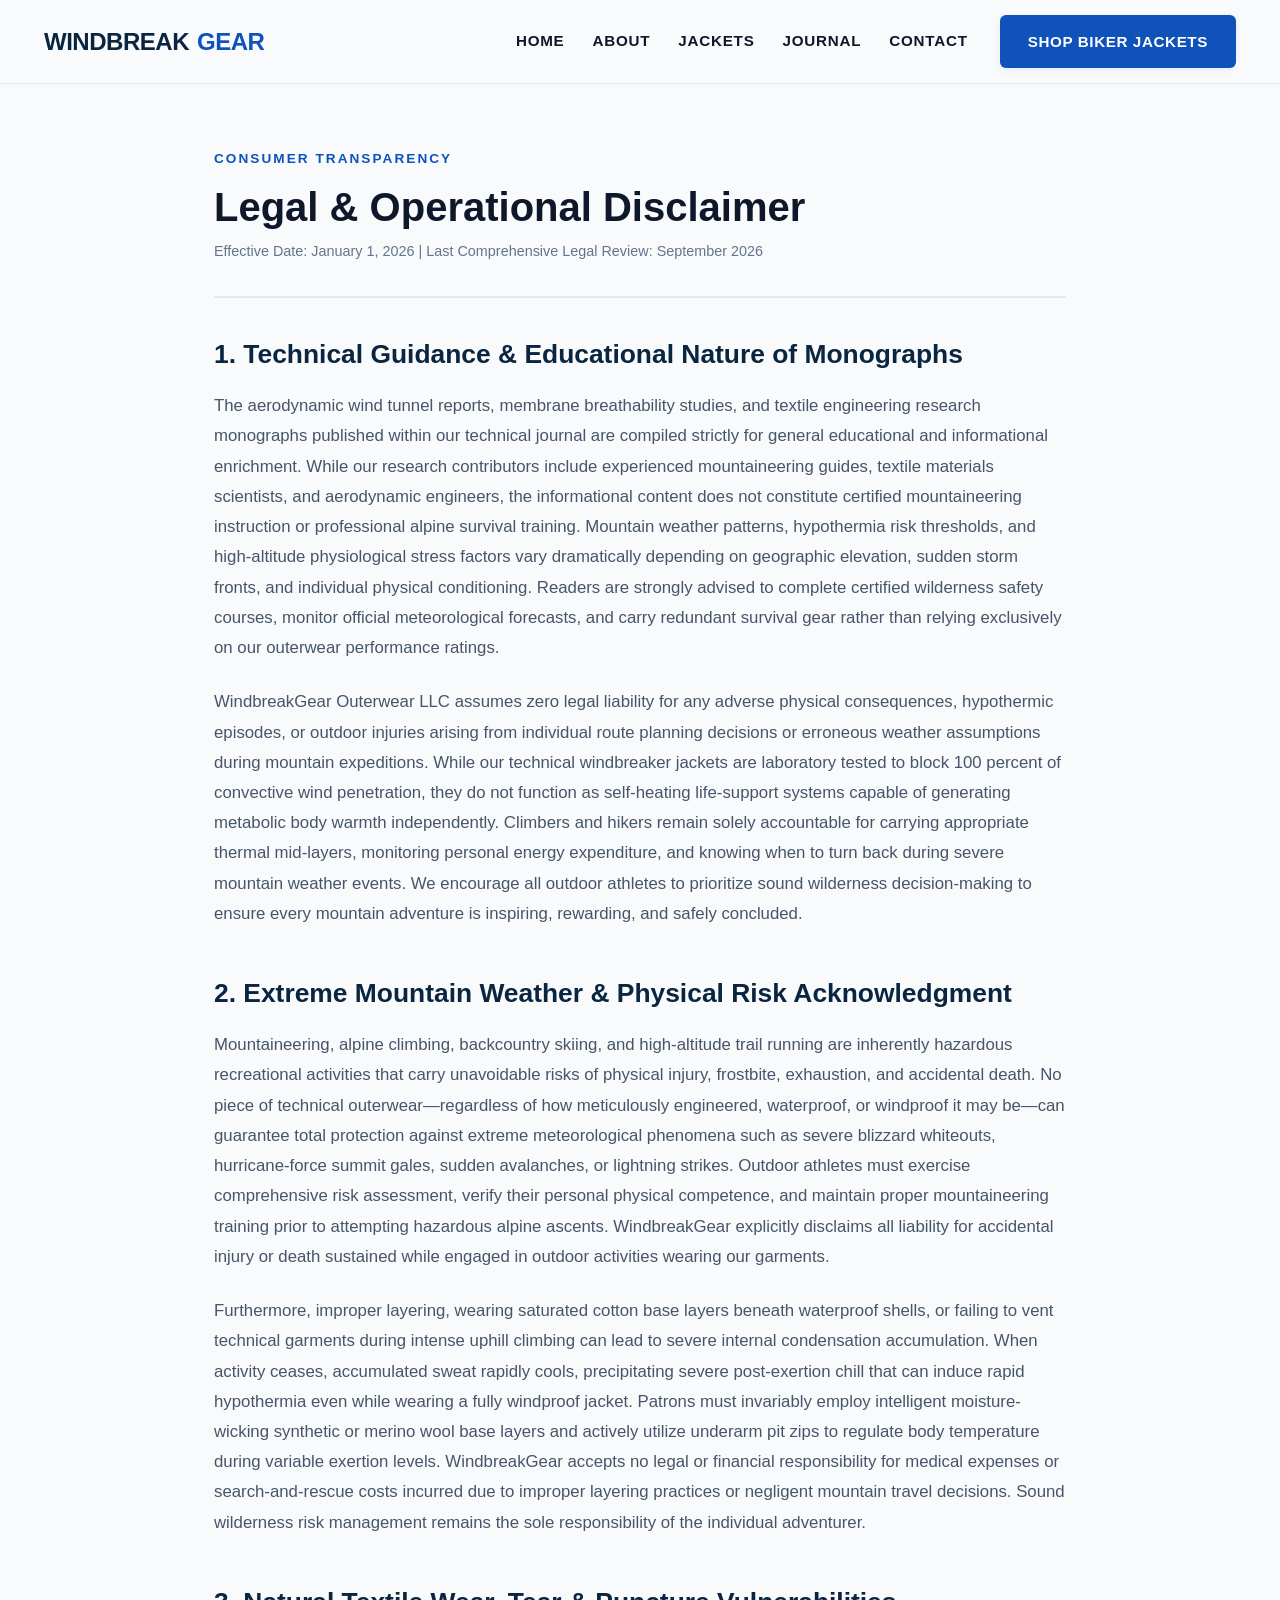
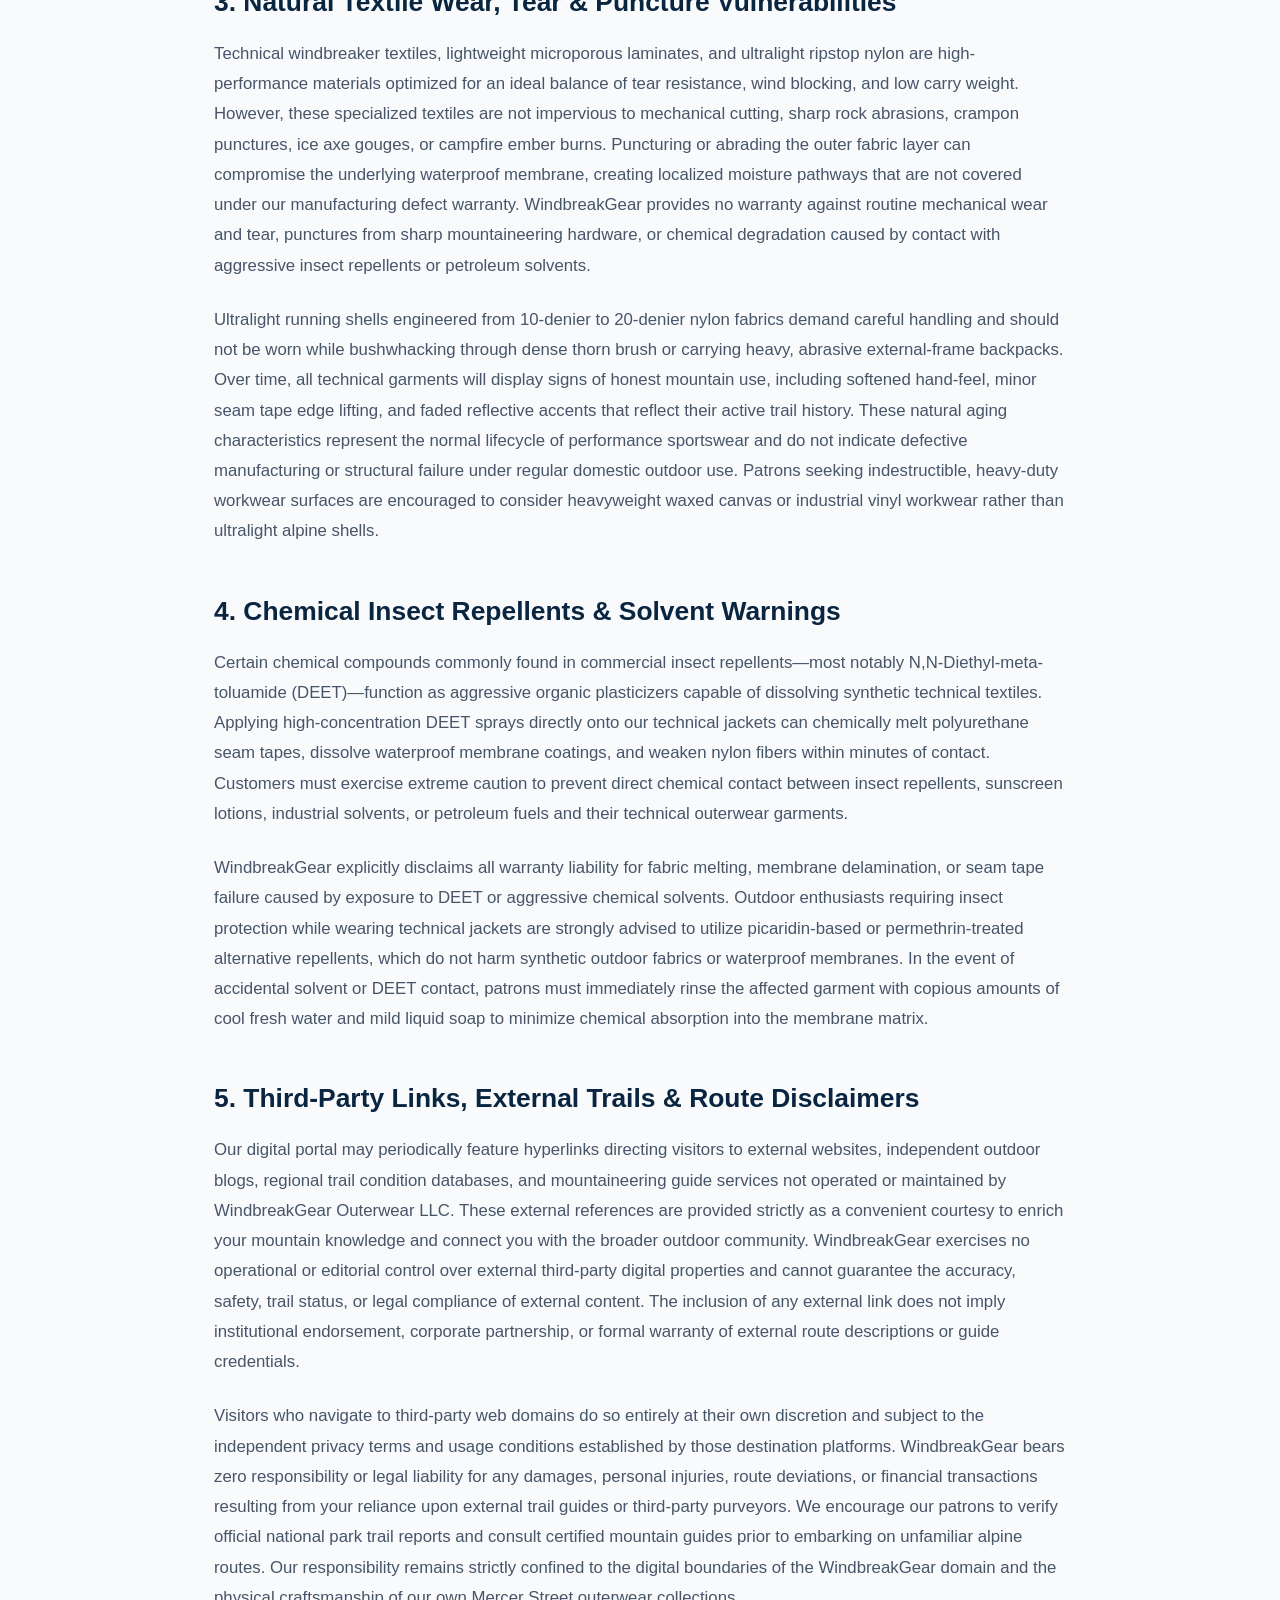
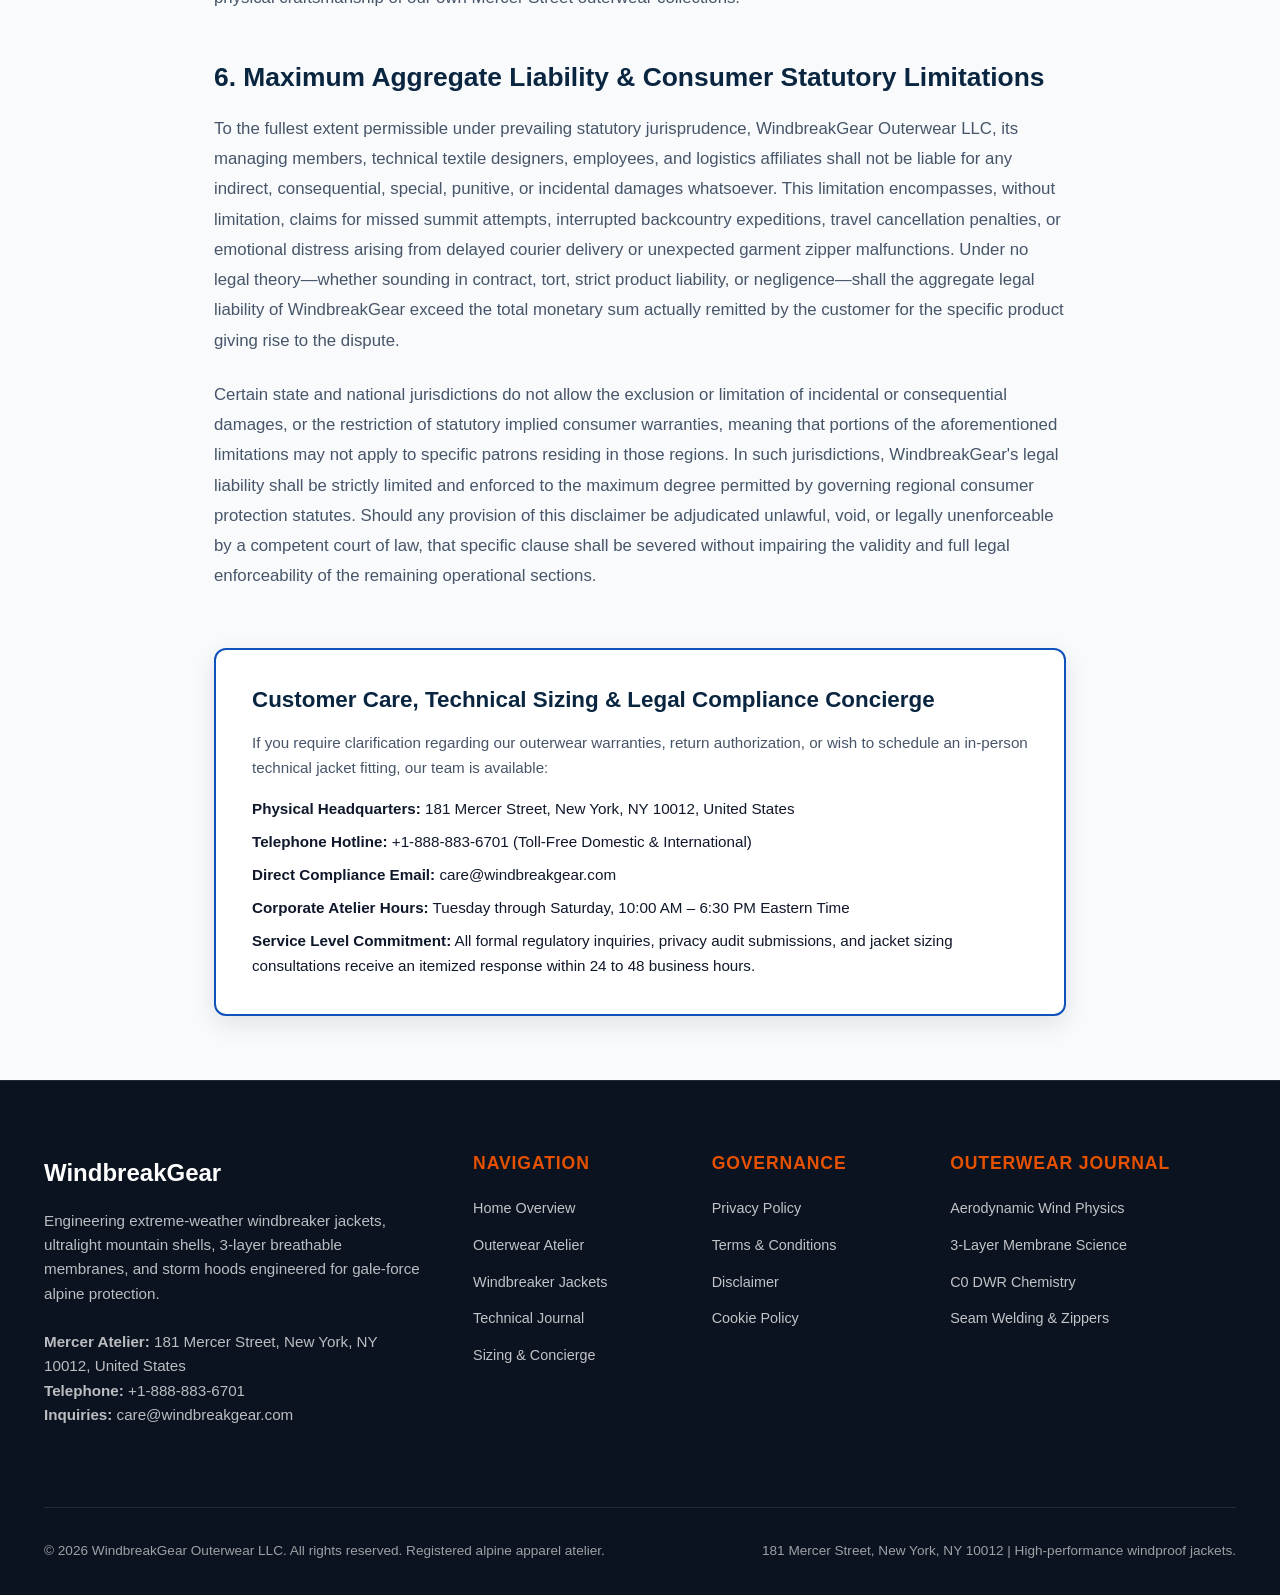
<file: disclaimer.html>
<!DOCTYPE html>
<html lang="en">
<head>
    <meta charset="UTF-8">
    <meta name="viewport" content="width=device-width, initial-scale=1.0">
    <title>Disclaimer & Mountain Safety Notices | WindbreakGear</title>
    <meta name="description" content="Official legal and operational disclaimer detailing mountain weather safety, technical outerwear limitations, and personal responsibility at WindbreakGear.">
    <link rel="stylesheet" href="assets/css/style.css">
</head>
<body>
    
    <!-- Google tag (gtag.js) -->
    <script async src="https://www.googletagmanager.com/gtag/js?id=G-0LY0HY7L01"></script>
    <script>
      window.dataLayer = window.dataLayer || [];
      function gtag(){dataLayer.push(arguments);}
      gtag('js', new Date());
      gtag('config', 'G-0LY0HY7L01');
    </script>
    <header class="site-header">
        <div class="container header-inner">
            <a href="index.html" class="site-logo">Windbreak<span>Gear</span></a>
            <nav class="nav-desktop">
                <ul class="nav-links">
                    <li><a href="index.html" class="nav-link ">Home</a></li>
                    <li><a href="about.html" class="nav-link ">About</a></li>
                    <li><a href="about.html#jackets" class="nav-link">Jackets</a></li>
                    <li><a href="blog.html" class="nav-link ">Journal</a></li>
                    <li><a href="contact.html" class="nav-link ">Contact</a></li>
                    <!-- Policy Links Hidden on Desktop via .nav-item-policy -->
                    <li class="nav-item-policy"><a href="privacy-policy.html" class="nav-link">Privacy Policy</a></li>
                    <li class="nav-item-policy"><a href="terms-and-conditions.html" class="nav-link">Terms & Conditions</a></li>
                    <li class="nav-item-policy"><a href="disclaimer.html" class="nav-link">Disclaimer</a></li>
                    <li class="nav-item-policy"><a href="cookie-policy.html" class="nav-link">Cookie Policy</a></li>
                </ul>
                <a href="contact.html" class="btn btn-primary">Shop Biker Jackets</a>
            </nav>
            <button class="mobile-menu-btn" aria-label="Toggle Mobile Menu">
                <span></span>
                <span></span>
                <span></span>
            </button>
        </div>
    </header>
    <div class="mobile-drawer">
        <ul class="mobile-nav-list">
            <li><a href="index.html" class="mobile-nav-link">Home</a></li>
            <li><a href="about.html" class="mobile-nav-link">About Atelier</a></li>
            <li><a href="about.html#jackets" class="mobile-nav-link">Technical Jackets</a></li>
            <li><a href="blog.html" class="mobile-nav-link">Outerwear Journal</a></li>
            <li><a href="contact.html" class="mobile-nav-link">Contact & Fitting</a></li>
            <li><a href="privacy-policy.html" class="mobile-nav-link">Privacy Policy</a></li>
            <li><a href="terms-and-conditions.html" class="mobile-nav-link">Terms & Conditions</a></li>
            <li><a href="disclaimer.html" class="mobile-nav-link">Disclaimer</a></li>
            <li><a href="cookie-policy.html" class="mobile-nav-link">Cookie Policy</a></li>
        </ul>
    </div>
    
    <main>
        <div class="policy-container">
            <div class="policy-header">
                <span class="section-eyebrow">Consumer Transparency</span>
                <h1 style="font-size: 2.5rem; margin-bottom: 0.5rem;">Legal & Operational Disclaimer</h1>
                <p class="policy-meta">Effective Date: January 1, 2026 | Last Comprehensive Legal Review: September 2026</p>
            </div>

            <section class="policy-section">
                <h2>1. Technical Guidance & Educational Nature of Monographs</h2>
                <p>The aerodynamic wind tunnel reports, membrane breathability studies, and textile engineering research monographs published within our technical journal are compiled strictly for general educational and informational enrichment. While our research contributors include experienced mountaineering guides, textile materials scientists, and aerodynamic engineers, the informational content does not constitute certified mountaineering instruction or professional alpine survival training. Mountain weather patterns, hypothermia risk thresholds, and high-altitude physiological stress factors vary dramatically depending on geographic elevation, sudden storm fronts, and individual physical conditioning. Readers are strongly advised to complete certified wilderness safety courses, monitor official meteorological forecasts, and carry redundant survival gear rather than relying exclusively on our outerwear performance ratings.</p>
                <p>WindbreakGear Outerwear LLC assumes zero legal liability for any adverse physical consequences, hypothermic episodes, or outdoor injuries arising from individual route planning decisions or erroneous weather assumptions during mountain expeditions. While our technical windbreaker jackets are laboratory tested to block 100 percent of convective wind penetration, they do not function as self-heating life-support systems capable of generating metabolic body warmth independently. Climbers and hikers remain solely accountable for carrying appropriate thermal mid-layers, monitoring personal energy expenditure, and knowing when to turn back during severe mountain weather events. We encourage all outdoor athletes to prioritize sound wilderness decision-making to ensure every mountain adventure is inspiring, rewarding, and safely concluded.</p>
            </section>

            <section class="policy-section">
                <h2>2. Extreme Mountain Weather & Physical Risk Acknowledgment</h2>
                <p>Mountaineering, alpine climbing, backcountry skiing, and high-altitude trail running are inherently hazardous recreational activities that carry unavoidable risks of physical injury, frostbite, exhaustion, and accidental death. No piece of technical outerwear—regardless of how meticulously engineered, waterproof, or windproof it may be—can guarantee total protection against extreme meteorological phenomena such as severe blizzard whiteouts, hurricane-force summit gales, sudden avalanches, or lightning strikes. Outdoor athletes must exercise comprehensive risk assessment, verify their personal physical competence, and maintain proper mountaineering training prior to attempting hazardous alpine ascents. WindbreakGear explicitly disclaims all liability for accidental injury or death sustained while engaged in outdoor activities wearing our garments.</p>
                <p>Furthermore, improper layering, wearing saturated cotton base layers beneath waterproof shells, or failing to vent technical garments during intense uphill climbing can lead to severe internal condensation accumulation. When activity ceases, accumulated sweat rapidly cools, precipitating severe post-exertion chill that can induce rapid hypothermia even while wearing a fully windproof jacket. Patrons must invariably employ intelligent moisture-wicking synthetic or merino wool base layers and actively utilize underarm pit zips to regulate body temperature during variable exertion levels. WindbreakGear accepts no legal or financial responsibility for medical expenses or search-and-rescue costs incurred due to improper layering practices or negligent mountain travel decisions. Sound wilderness risk management remains the sole responsibility of the individual adventurer.</p>
            </section>

            <section class="policy-section">
                <h2>3. Natural Textile Wear, Tear & Puncture Vulnerabilities</h2>
                <p>Technical windbreaker textiles, lightweight microporous laminates, and ultralight ripstop nylon are high-performance materials optimized for an ideal balance of tear resistance, wind blocking, and low carry weight. However, these specialized textiles are not impervious to mechanical cutting, sharp rock abrasions, crampon punctures, ice axe gouges, or campfire ember burns. Puncturing or abrading the outer fabric layer can compromise the underlying waterproof membrane, creating localized moisture pathways that are not covered under our manufacturing defect warranty. WindbreakGear provides no warranty against routine mechanical wear and tear, punctures from sharp mountaineering hardware, or chemical degradation caused by contact with aggressive insect repellents or petroleum solvents.</p>
                <p>Ultralight running shells engineered from 10-denier to 20-denier nylon fabrics demand careful handling and should not be worn while bushwhacking through dense thorn brush or carrying heavy, abrasive external-frame backpacks. Over time, all technical garments will display signs of honest mountain use, including softened hand-feel, minor seam tape edge lifting, and faded reflective accents that reflect their active trail history. These natural aging characteristics represent the normal lifecycle of performance sportswear and do not indicate defective manufacturing or structural failure under regular domestic outdoor use. Patrons seeking indestructible, heavy-duty workwear surfaces are encouraged to consider heavyweight waxed canvas or industrial vinyl workwear rather than ultralight alpine shells.</p>
            </section>

            <section class="policy-section">
                <h2>4. Chemical Insect Repellents & Solvent Warnings</h2>
                <p>Certain chemical compounds commonly found in commercial insect repellents—most notably N,N-Diethyl-meta-toluamide (DEET)—function as aggressive organic plasticizers capable of dissolving synthetic technical textiles. Applying high-concentration DEET sprays directly onto our technical jackets can chemically melt polyurethane seam tapes, dissolve waterproof membrane coatings, and weaken nylon fibers within minutes of contact. Customers must exercise extreme caution to prevent direct chemical contact between insect repellents, sunscreen lotions, industrial solvents, or petroleum fuels and their technical outerwear garments.</p>
                <p>WindbreakGear explicitly disclaims all warranty liability for fabric melting, membrane delamination, or seam tape failure caused by exposure to DEET or aggressive chemical solvents. Outdoor enthusiasts requiring insect protection while wearing technical jackets are strongly advised to utilize picaridin-based or permethrin-treated alternative repellents, which do not harm synthetic outdoor fabrics or waterproof membranes. In the event of accidental solvent or DEET contact, patrons must immediately rinse the affected garment with copious amounts of cool fresh water and mild liquid soap to minimize chemical absorption into the membrane matrix.</p>
            </section>

            <section class="policy-section">
                <h2>5. Third-Party Links, External Trails & Route Disclaimers</h2>
                <p>Our digital portal may periodically feature hyperlinks directing visitors to external websites, independent outdoor blogs, regional trail condition databases, and mountaineering guide services not operated or maintained by WindbreakGear Outerwear LLC. These external references are provided strictly as a convenient courtesy to enrich your mountain knowledge and connect you with the broader outdoor community. WindbreakGear exercises no operational or editorial control over external third-party digital properties and cannot guarantee the accuracy, safety, trail status, or legal compliance of external content. The inclusion of any external link does not imply institutional endorsement, corporate partnership, or formal warranty of external route descriptions or guide credentials.</p>
                <p>Visitors who navigate to third-party web domains do so entirely at their own discretion and subject to the independent privacy terms and usage conditions established by those destination platforms. WindbreakGear bears zero responsibility or legal liability for any damages, personal injuries, route deviations, or financial transactions resulting from your reliance upon external trail guides or third-party purveyors. We encourage our patrons to verify official national park trail reports and consult certified mountain guides prior to embarking on unfamiliar alpine routes. Our responsibility remains strictly confined to the digital boundaries of the WindbreakGear domain and the physical craftsmanship of our own Mercer Street outerwear collections.</p>
            </section>

            <section class="policy-section">
                <h2>6. Maximum Aggregate Liability & Consumer Statutory Limitations</h2>
                <p>To the fullest extent permissible under prevailing statutory jurisprudence, WindbreakGear Outerwear LLC, its managing members, technical textile designers, employees, and logistics affiliates shall not be liable for any indirect, consequential, special, punitive, or incidental damages whatsoever. This limitation encompasses, without limitation, claims for missed summit attempts, interrupted backcountry expeditions, travel cancellation penalties, or emotional distress arising from delayed courier delivery or unexpected garment zipper malfunctions. Under no legal theory—whether sounding in contract, tort, strict product liability, or negligence—shall the aggregate legal liability of WindbreakGear exceed the total monetary sum actually remitted by the customer for the specific product giving rise to the dispute.</p>
                <p>Certain state and national jurisdictions do not allow the exclusion or limitation of incidental or consequential damages, or the restriction of statutory implied consumer warranties, meaning that portions of the aforementioned limitations may not apply to specific patrons residing in those regions. In such jurisdictions, WindbreakGear's legal liability shall be strictly limited and enforced to the maximum degree permitted by governing regional consumer protection statutes. Should any provision of this disclaimer be adjudicated unlawful, void, or legally unenforceable by a competent court of law, that specific clause shall be severed without impairing the validity and full legal enforceability of the remaining operational sections.</p>
            </section>

            
<div class="policy-card">
    <h3>Customer Care, Technical Sizing & Legal Compliance Concierge</h3>
    <p>If you require clarification regarding our outerwear warranties, return authorization, or wish to schedule an in-person technical jacket fitting, our team is available:</p>
    <ul class="contact-details-list">
        <li><strong>Physical Headquarters:</strong> 181 Mercer Street, New York, NY 10012, United States</li>
        <li><strong>Telephone Hotline:</strong> +1-888-883-6701 (Toll-Free Domestic & International)</li>
        <li><strong>Direct Compliance Email:</strong> care@windbreakgear.com</li>
        <li><strong>Corporate Atelier Hours:</strong> Tuesday through Saturday, 10:00 AM &ndash; 6:30 PM Eastern Time</li>
        <li><strong>Service Level Commitment:</strong> All formal regulatory inquiries, privacy audit submissions, and jacket sizing consultations receive an itemized response within 24 to 48 business hours.</li>
    </ul>
</div>

        </div>
    </main>
    
    <footer class="site-footer">
        <div class="container">
            <div class="footer-grid">
                <div>
                    <a href="index.html" class="footer-logo">WindbreakGear</a>
                    <p class="footer-desc">Engineering extreme-weather windbreaker jackets, ultralight mountain shells, 3-layer breathable membranes, and storm hoods engineered for gale-force alpine protection.</p>
                    <p class="footer-desc"><strong>Mercer Atelier:</strong> 181 Mercer Street, New York, NY 10012, United States<br><strong>Telephone:</strong> +1-888-883-6701<br><strong>Inquiries:</strong> care@windbreakgear.com</p>
                </div>
                <div>
                    <h4 class="footer-col-title">Navigation</h4>
                    <ul class="footer-links">
                        <li><a href="index.html" class="footer-link">Home Overview</a></li>
                        <li><a href="about.html" class="footer-link">Outerwear Atelier</a></li>
                        <li><a href="about.html#jackets" class="footer-link">Windbreaker Jackets</a></li>
                        <li><a href="blog.html" class="footer-link">Technical Journal</a></li>
                        <li><a href="contact.html" class="footer-link">Sizing & Concierge</a></li>
                    </ul>
                </div>
                <div>
                    <h4 class="footer-col-title">Governance</h4>
                    <ul class="footer-links">
                        <li><a href="privacy-policy.html" class="footer-link">Privacy Policy</a></li>
                        <li><a href="terms-and-conditions.html" class="footer-link">Terms & Conditions</a></li>
                        <li><a href="disclaimer.html" class="footer-link">Disclaimer</a></li>
                        <li><a href="cookie-policy.html" class="footer-link">Cookie Policy</a></li>
                    </ul>
                </div>
                <div>
                    <h4 class="footer-col-title">Outerwear Journal</h4>
                    <ul class="footer-links">
                        <li><a href="blog/windproof-aerodynamics-and-boundary-layer-physics.html" class="footer-link">Aerodynamic Wind Physics</a></li>
                        <li><a href="blog/3-layer-membrane-breathability-and-vapor-diffusion.html" class="footer-link">3-Layer Membrane Science</a></li>
                        <li><a href="blog/fluorocarbon-free-c0-dwr-hydrophobic-chemistry.html" class="footer-link">C0 DWR Chemistry</a></li>
                        <li><a href="blog/ultrasonic-seam-welding-and-waterproof-zipper-integrity.html" class="footer-link">Seam Welding & Zippers</a></li>
                    </ul>
                </div>
            </div>
            <div class="footer-bottom">
                <p>&copy; 2026 WindbreakGear Outerwear LLC. All rights reserved. Registered alpine apparel atelier.</p>
                <p>181 Mercer Street, New York, NY 10012 | High-performance windproof jackets.</p>
            </div>
        </div>
    </footer>
    <script src="assets/js/main.js"></script>
    
</body>
</html>
</file>
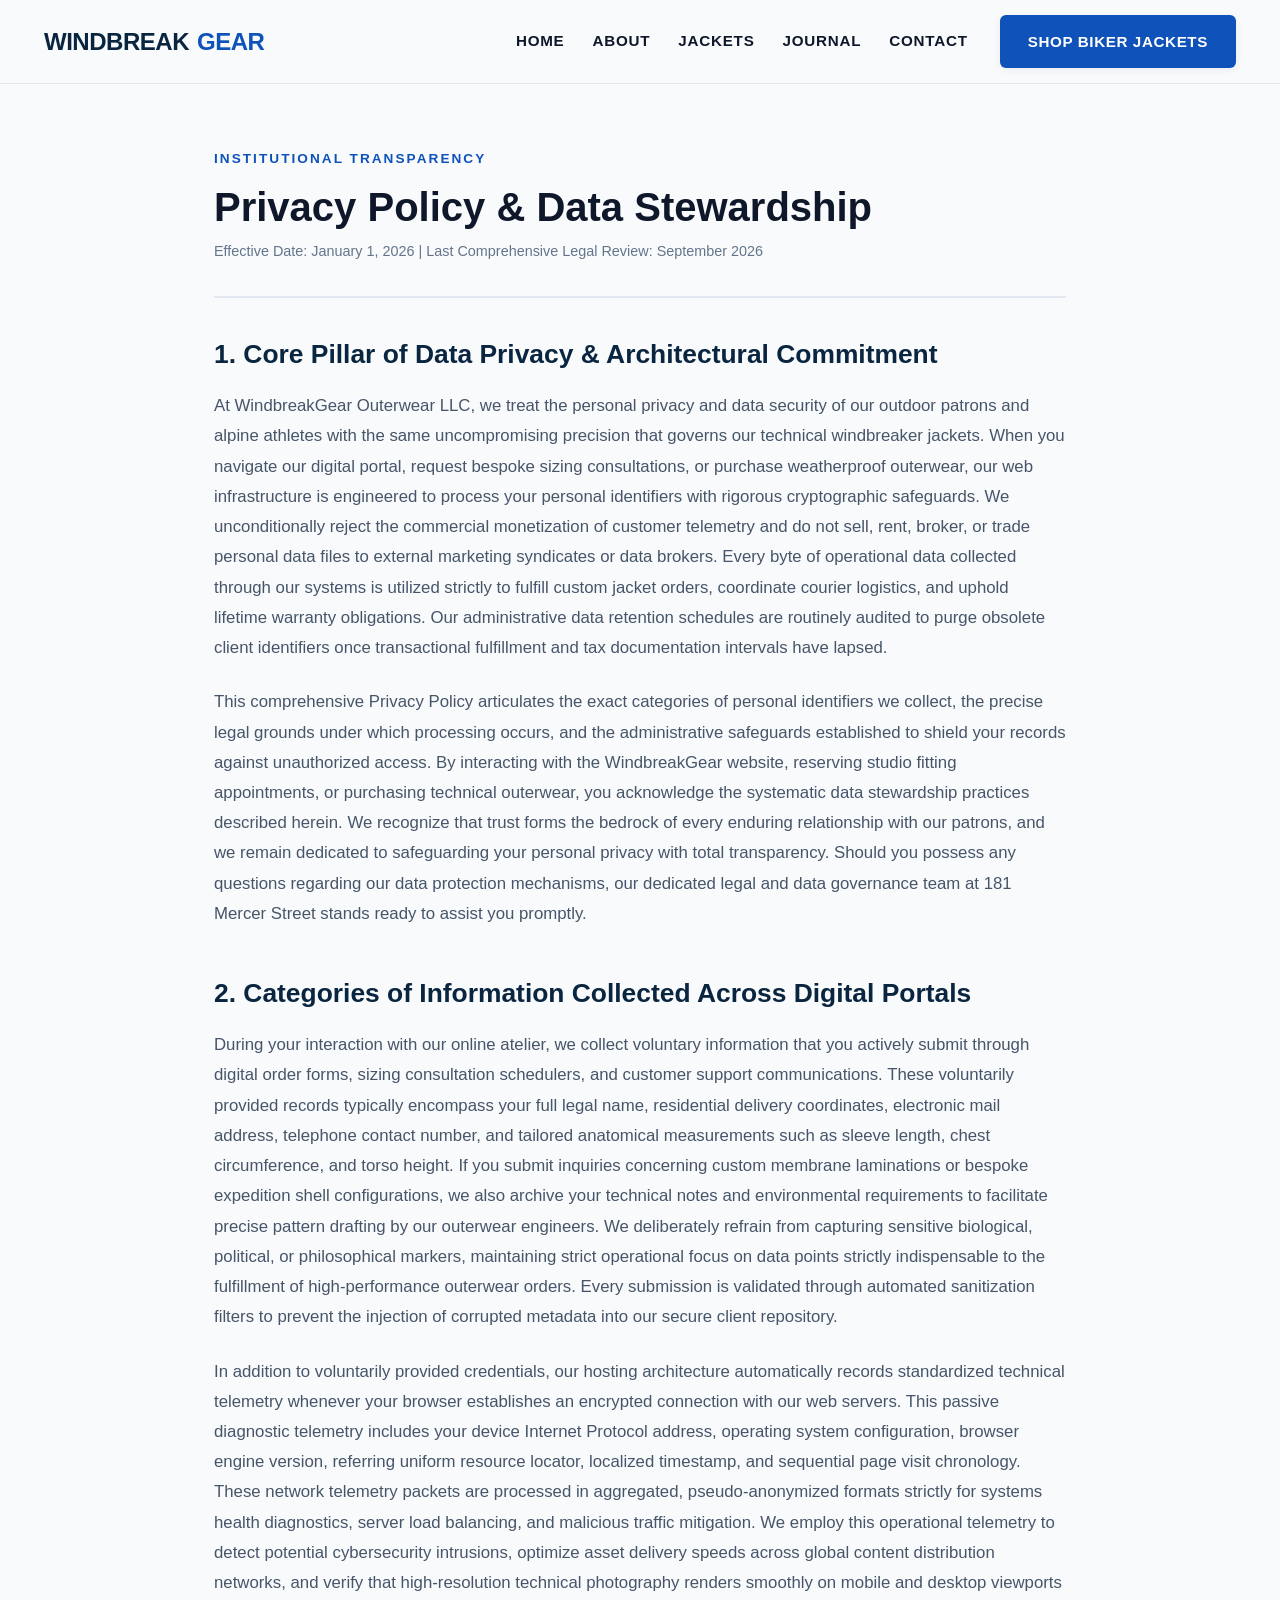
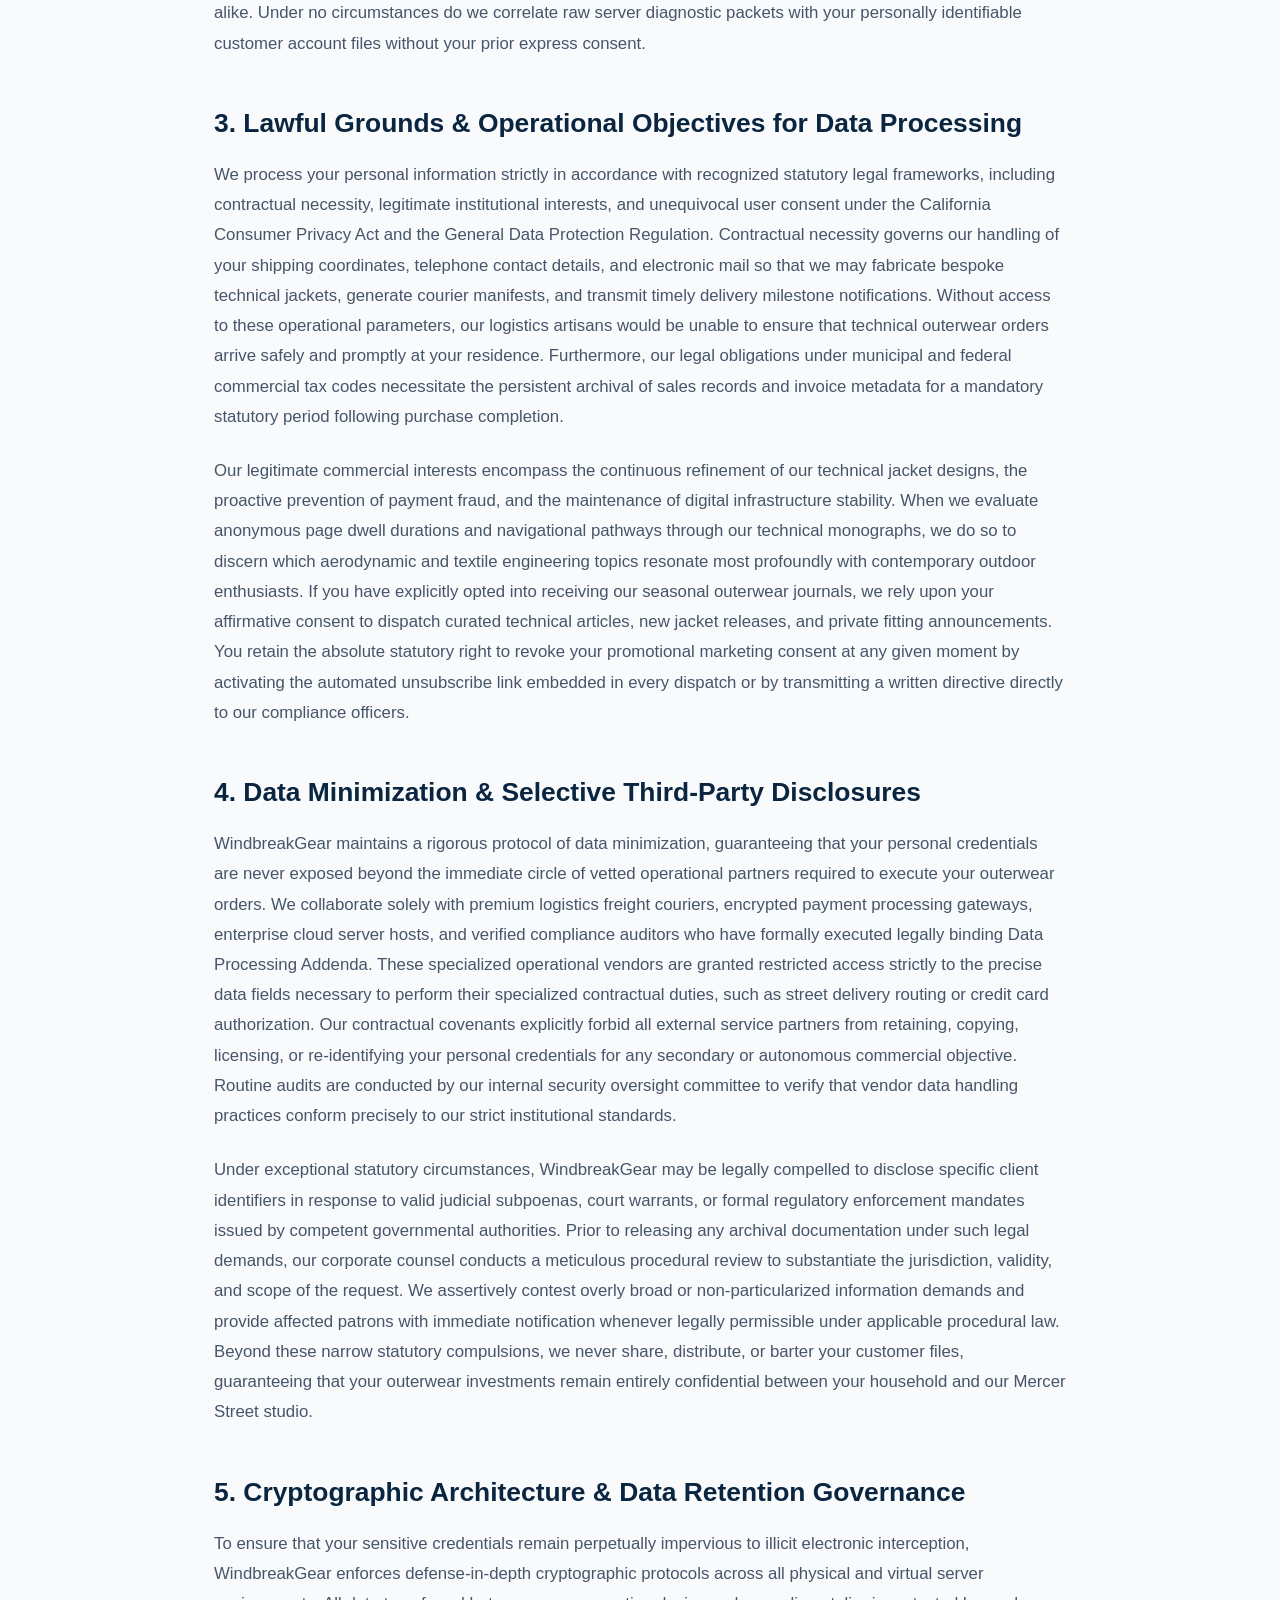
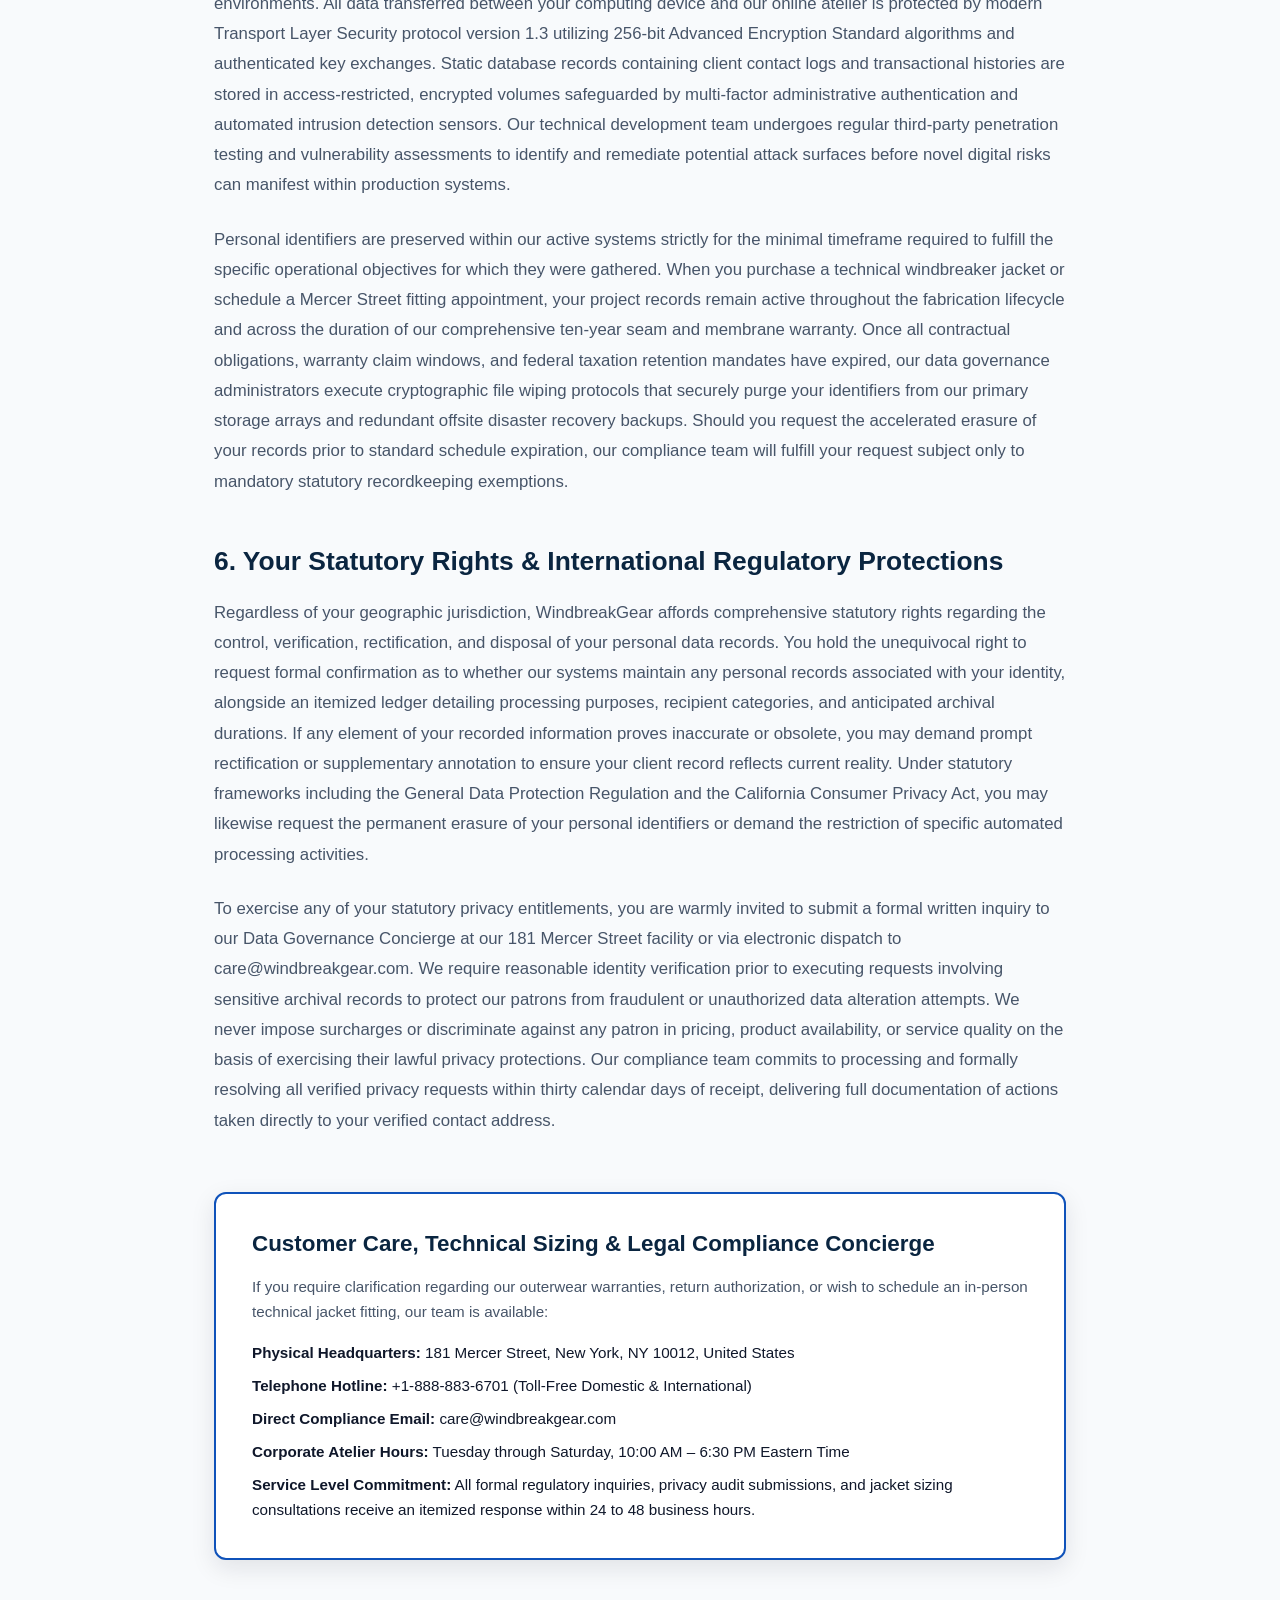
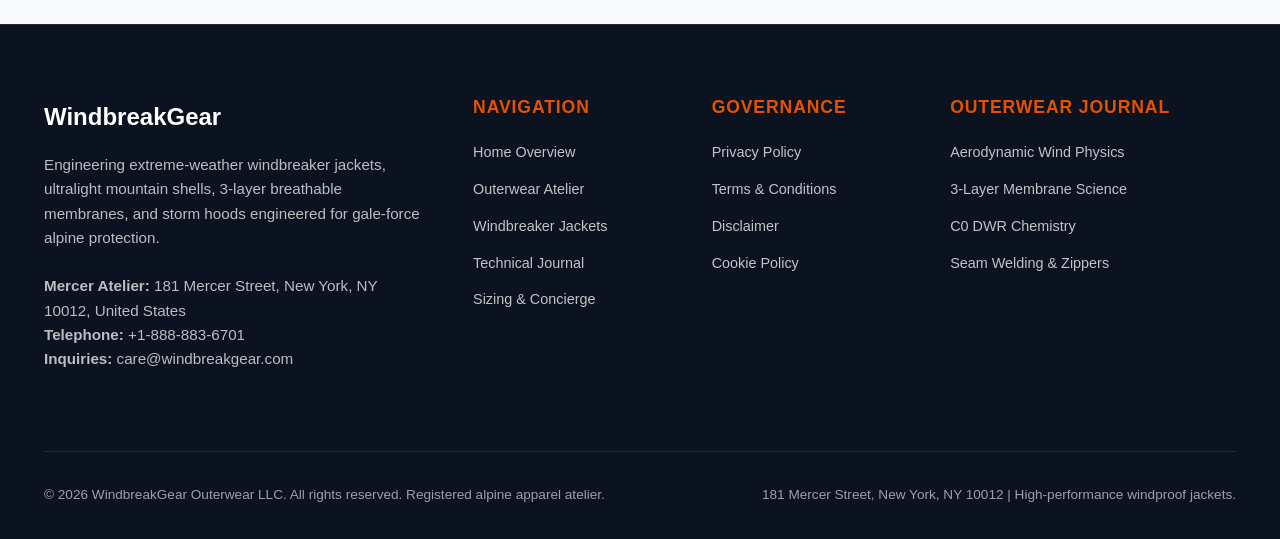
<file: privacy-policy.html>
<!DOCTYPE html>
<html lang="en">
<head>
    <meta charset="UTF-8">
    <meta name="viewport" content="width=device-width, initial-scale=1.0">
    <title>Privacy Policy | WindbreakGear Technical Outerwear</title>
    <meta name="description" content="Comprehensive privacy policy governing data protection, customer confidentiality, and telemetry stewardship at WindbreakGear.">
    <link rel="stylesheet" href="assets/css/style.css">
</head>
<body>
    
    <!-- Google tag (gtag.js) -->
    <script async src="https://www.googletagmanager.com/gtag/js?id=G-0LY0HY7L01"></script>
    <script>
      window.dataLayer = window.dataLayer || [];
      function gtag(){dataLayer.push(arguments);}
      gtag('js', new Date());
      gtag('config', 'G-0LY0HY7L01');
    </script>
    <header class="site-header">
        <div class="container header-inner">
            <a href="index.html" class="site-logo">Windbreak<span>Gear</span></a>
            <nav class="nav-desktop">
                <ul class="nav-links">
                    <li><a href="index.html" class="nav-link ">Home</a></li>
                    <li><a href="about.html" class="nav-link ">About</a></li>
                    <li><a href="about.html#jackets" class="nav-link">Jackets</a></li>
                    <li><a href="blog.html" class="nav-link ">Journal</a></li>
                    <li><a href="contact.html" class="nav-link ">Contact</a></li>
                    <!-- Policy Links Hidden on Desktop via .nav-item-policy -->
                    <li class="nav-item-policy"><a href="privacy-policy.html" class="nav-link">Privacy Policy</a></li>
                    <li class="nav-item-policy"><a href="terms-and-conditions.html" class="nav-link">Terms & Conditions</a></li>
                    <li class="nav-item-policy"><a href="disclaimer.html" class="nav-link">Disclaimer</a></li>
                    <li class="nav-item-policy"><a href="cookie-policy.html" class="nav-link">Cookie Policy</a></li>
                </ul>
                <a href="contact.html" class="btn btn-primary">Shop Biker Jackets</a>
            </nav>
            <button class="mobile-menu-btn" aria-label="Toggle Mobile Menu">
                <span></span>
                <span></span>
                <span></span>
            </button>
        </div>
    </header>
    <div class="mobile-drawer">
        <ul class="mobile-nav-list">
            <li><a href="index.html" class="mobile-nav-link">Home</a></li>
            <li><a href="about.html" class="mobile-nav-link">About Atelier</a></li>
            <li><a href="about.html#jackets" class="mobile-nav-link">Technical Jackets</a></li>
            <li><a href="blog.html" class="mobile-nav-link">Outerwear Journal</a></li>
            <li><a href="contact.html" class="mobile-nav-link">Contact & Fitting</a></li>
            <li><a href="privacy-policy.html" class="mobile-nav-link">Privacy Policy</a></li>
            <li><a href="terms-and-conditions.html" class="mobile-nav-link">Terms & Conditions</a></li>
            <li><a href="disclaimer.html" class="mobile-nav-link">Disclaimer</a></li>
            <li><a href="cookie-policy.html" class="mobile-nav-link">Cookie Policy</a></li>
        </ul>
    </div>
    
    <main>
        <div class="policy-container">
            <div class="policy-header">
                <span class="section-eyebrow">Institutional Transparency</span>
                <h1 style="font-size: 2.5rem; margin-bottom: 0.5rem;">Privacy Policy & Data Stewardship</h1>
                <p class="policy-meta">Effective Date: January 1, 2026 | Last Comprehensive Legal Review: September 2026</p>
            </div>

            <section class="policy-section">
                <h2>1. Core Pillar of Data Privacy & Architectural Commitment</h2>
                <p>At WindbreakGear Outerwear LLC, we treat the personal privacy and data security of our outdoor patrons and alpine athletes with the same uncompromising precision that governs our technical windbreaker jackets. When you navigate our digital portal, request bespoke sizing consultations, or purchase weatherproof outerwear, our web infrastructure is engineered to process your personal identifiers with rigorous cryptographic safeguards. We unconditionally reject the commercial monetization of customer telemetry and do not sell, rent, broker, or trade personal data files to external marketing syndicates or data brokers. Every byte of operational data collected through our systems is utilized strictly to fulfill custom jacket orders, coordinate courier logistics, and uphold lifetime warranty obligations. Our administrative data retention schedules are routinely audited to purge obsolete client identifiers once transactional fulfillment and tax documentation intervals have lapsed.</p>
                <p>This comprehensive Privacy Policy articulates the exact categories of personal identifiers we collect, the precise legal grounds under which processing occurs, and the administrative safeguards established to shield your records against unauthorized access. By interacting with the WindbreakGear website, reserving studio fitting appointments, or purchasing technical outerwear, you acknowledge the systematic data stewardship practices described herein. We recognize that trust forms the bedrock of every enduring relationship with our patrons, and we remain dedicated to safeguarding your personal privacy with total transparency. Should you possess any questions regarding our data protection mechanisms, our dedicated legal and data governance team at 181 Mercer Street stands ready to assist you promptly.</p>
            </section>

            <section class="policy-section">
                <h2>2. Categories of Information Collected Across Digital Portals</h2>
                <p>During your interaction with our online atelier, we collect voluntary information that you actively submit through digital order forms, sizing consultation schedulers, and customer support communications. These voluntarily provided records typically encompass your full legal name, residential delivery coordinates, electronic mail address, telephone contact number, and tailored anatomical measurements such as sleeve length, chest circumference, and torso height. If you submit inquiries concerning custom membrane laminations or bespoke expedition shell configurations, we also archive your technical notes and environmental requirements to facilitate precise pattern drafting by our outerwear engineers. We deliberately refrain from capturing sensitive biological, political, or philosophical markers, maintaining strict operational focus on data points strictly indispensable to the fulfillment of high-performance outerwear orders. Every submission is validated through automated sanitization filters to prevent the injection of corrupted metadata into our secure client repository.</p>
                <p>In addition to voluntarily provided credentials, our hosting architecture automatically records standardized technical telemetry whenever your browser establishes an encrypted connection with our web servers. This passive diagnostic telemetry includes your device Internet Protocol address, operating system configuration, browser engine version, referring uniform resource locator, localized timestamp, and sequential page visit chronology. These network telemetry packets are processed in aggregated, pseudo-anonymized formats strictly for systems health diagnostics, server load balancing, and malicious traffic mitigation. We employ this operational telemetry to detect potential cybersecurity intrusions, optimize asset delivery speeds across global content distribution networks, and verify that high-resolution technical photography renders smoothly on mobile and desktop viewports alike. Under no circumstances do we correlate raw server diagnostic packets with your personally identifiable customer account files without your prior express consent.</p>
            </section>

            <section class="policy-section">
                <h2>3. Lawful Grounds & Operational Objectives for Data Processing</h2>
                <p>We process your personal information strictly in accordance with recognized statutory legal frameworks, including contractual necessity, legitimate institutional interests, and unequivocal user consent under the California Consumer Privacy Act and the General Data Protection Regulation. Contractual necessity governs our handling of your shipping coordinates, telephone contact details, and electronic mail so that we may fabricate bespoke technical jackets, generate courier manifests, and transmit timely delivery milestone notifications. Without access to these operational parameters, our logistics artisans would be unable to ensure that technical outerwear orders arrive safely and promptly at your residence. Furthermore, our legal obligations under municipal and federal commercial tax codes necessitate the persistent archival of sales records and invoice metadata for a mandatory statutory period following purchase completion.</p>
                <p>Our legitimate commercial interests encompass the continuous refinement of our technical jacket designs, the proactive prevention of payment fraud, and the maintenance of digital infrastructure stability. When we evaluate anonymous page dwell durations and navigational pathways through our technical monographs, we do so to discern which aerodynamic and textile engineering topics resonate most profoundly with contemporary outdoor enthusiasts. If you have explicitly opted into receiving our seasonal outerwear journals, we rely upon your affirmative consent to dispatch curated technical articles, new jacket releases, and private fitting announcements. You retain the absolute statutory right to revoke your promotional marketing consent at any given moment by activating the automated unsubscribe link embedded in every dispatch or by transmitting a written directive directly to our compliance officers.</p>
            </section>

            <section class="policy-section">
                <h2>4. Data Minimization & Selective Third-Party Disclosures</h2>
                <p>WindbreakGear maintains a rigorous protocol of data minimization, guaranteeing that your personal credentials are never exposed beyond the immediate circle of vetted operational partners required to execute your outerwear orders. We collaborate solely with premium logistics freight couriers, encrypted payment processing gateways, enterprise cloud server hosts, and verified compliance auditors who have formally executed legally binding Data Processing Addenda. These specialized operational vendors are granted restricted access strictly to the precise data fields necessary to perform their specialized contractual duties, such as street delivery routing or credit card authorization. Our contractual covenants explicitly forbid all external service partners from retaining, copying, licensing, or re-identifying your personal credentials for any secondary or autonomous commercial objective. Routine audits are conducted by our internal security oversight committee to verify that vendor data handling practices conform precisely to our strict institutional standards.</p>
                <p>Under exceptional statutory circumstances, WindbreakGear may be legally compelled to disclose specific client identifiers in response to valid judicial subpoenas, court warrants, or formal regulatory enforcement mandates issued by competent governmental authorities. Prior to releasing any archival documentation under such legal demands, our corporate counsel conducts a meticulous procedural review to substantiate the jurisdiction, validity, and scope of the request. We assertively contest overly broad or non-particularized information demands and provide affected patrons with immediate notification whenever legally permissible under applicable procedural law. Beyond these narrow statutory compulsions, we never share, distribute, or barter your customer files, guaranteeing that your outerwear investments remain entirely confidential between your household and our Mercer Street studio.</p>
            </section>

            <section class="policy-section">
                <h2>5. Cryptographic Architecture & Data Retention Governance</h2>
                <p>To ensure that your sensitive credentials remain perpetually impervious to illicit electronic interception, WindbreakGear enforces defense-in-depth cryptographic protocols across all physical and virtual server environments. All data transferred between your computing device and our online atelier is protected by modern Transport Layer Security protocol version 1.3 utilizing 256-bit Advanced Encryption Standard algorithms and authenticated key exchanges. Static database records containing client contact logs and transactional histories are stored in access-restricted, encrypted volumes safeguarded by multi-factor administrative authentication and automated intrusion detection sensors. Our technical development team undergoes regular third-party penetration testing and vulnerability assessments to identify and remediate potential attack surfaces before novel digital risks can manifest within production systems.</p>
                <p>Personal identifiers are preserved within our active systems strictly for the minimal timeframe required to fulfill the specific operational objectives for which they were gathered. When you purchase a technical windbreaker jacket or schedule a Mercer Street fitting appointment, your project records remain active throughout the fabrication lifecycle and across the duration of our comprehensive ten-year seam and membrane warranty. Once all contractual obligations, warranty claim windows, and federal taxation retention mandates have expired, our data governance administrators execute cryptographic file wiping protocols that securely purge your identifiers from our primary storage arrays and redundant offsite disaster recovery backups. Should you request the accelerated erasure of your records prior to standard schedule expiration, our compliance team will fulfill your request subject only to mandatory statutory recordkeeping exemptions.</p>
            </section>

            <section class="policy-section">
                <h2>6. Your Statutory Rights & International Regulatory Protections</h2>
                <p>Regardless of your geographic jurisdiction, WindbreakGear affords comprehensive statutory rights regarding the control, verification, rectification, and disposal of your personal data records. You hold the unequivocal right to request formal confirmation as to whether our systems maintain any personal records associated with your identity, alongside an itemized ledger detailing processing purposes, recipient categories, and anticipated archival durations. If any element of your recorded information proves inaccurate or obsolete, you may demand prompt rectification or supplementary annotation to ensure your client record reflects current reality. Under statutory frameworks including the General Data Protection Regulation and the California Consumer Privacy Act, you may likewise request the permanent erasure of your personal identifiers or demand the restriction of specific automated processing activities.</p>
                <p>To exercise any of your statutory privacy entitlements, you are warmly invited to submit a formal written inquiry to our Data Governance Concierge at our 181 Mercer Street facility or via electronic dispatch to care@windbreakgear.com. We require reasonable identity verification prior to executing requests involving sensitive archival records to protect our patrons from fraudulent or unauthorized data alteration attempts. We never impose surcharges or discriminate against any patron in pricing, product availability, or service quality on the basis of exercising their lawful privacy protections. Our compliance team commits to processing and formally resolving all verified privacy requests within thirty calendar days of receipt, delivering full documentation of actions taken directly to your verified contact address.</p>
            </section>

            
<div class="policy-card">
    <h3>Customer Care, Technical Sizing & Legal Compliance Concierge</h3>
    <p>If you require clarification regarding our outerwear warranties, return authorization, or wish to schedule an in-person technical jacket fitting, our team is available:</p>
    <ul class="contact-details-list">
        <li><strong>Physical Headquarters:</strong> 181 Mercer Street, New York, NY 10012, United States</li>
        <li><strong>Telephone Hotline:</strong> +1-888-883-6701 (Toll-Free Domestic & International)</li>
        <li><strong>Direct Compliance Email:</strong> care@windbreakgear.com</li>
        <li><strong>Corporate Atelier Hours:</strong> Tuesday through Saturday, 10:00 AM &ndash; 6:30 PM Eastern Time</li>
        <li><strong>Service Level Commitment:</strong> All formal regulatory inquiries, privacy audit submissions, and jacket sizing consultations receive an itemized response within 24 to 48 business hours.</li>
    </ul>
</div>

        </div>
    </main>
    
    <footer class="site-footer">
        <div class="container">
            <div class="footer-grid">
                <div>
                    <a href="index.html" class="footer-logo">WindbreakGear</a>
                    <p class="footer-desc">Engineering extreme-weather windbreaker jackets, ultralight mountain shells, 3-layer breathable membranes, and storm hoods engineered for gale-force alpine protection.</p>
                    <p class="footer-desc"><strong>Mercer Atelier:</strong> 181 Mercer Street, New York, NY 10012, United States<br><strong>Telephone:</strong> +1-888-883-6701<br><strong>Inquiries:</strong> care@windbreakgear.com</p>
                </div>
                <div>
                    <h4 class="footer-col-title">Navigation</h4>
                    <ul class="footer-links">
                        <li><a href="index.html" class="footer-link">Home Overview</a></li>
                        <li><a href="about.html" class="footer-link">Outerwear Atelier</a></li>
                        <li><a href="about.html#jackets" class="footer-link">Windbreaker Jackets</a></li>
                        <li><a href="blog.html" class="footer-link">Technical Journal</a></li>
                        <li><a href="contact.html" class="footer-link">Sizing & Concierge</a></li>
                    </ul>
                </div>
                <div>
                    <h4 class="footer-col-title">Governance</h4>
                    <ul class="footer-links">
                        <li><a href="privacy-policy.html" class="footer-link">Privacy Policy</a></li>
                        <li><a href="terms-and-conditions.html" class="footer-link">Terms & Conditions</a></li>
                        <li><a href="disclaimer.html" class="footer-link">Disclaimer</a></li>
                        <li><a href="cookie-policy.html" class="footer-link">Cookie Policy</a></li>
                    </ul>
                </div>
                <div>
                    <h4 class="footer-col-title">Outerwear Journal</h4>
                    <ul class="footer-links">
                        <li><a href="blog/windproof-aerodynamics-and-boundary-layer-physics.html" class="footer-link">Aerodynamic Wind Physics</a></li>
                        <li><a href="blog/3-layer-membrane-breathability-and-vapor-diffusion.html" class="footer-link">3-Layer Membrane Science</a></li>
                        <li><a href="blog/fluorocarbon-free-c0-dwr-hydrophobic-chemistry.html" class="footer-link">C0 DWR Chemistry</a></li>
                        <li><a href="blog/ultrasonic-seam-welding-and-waterproof-zipper-integrity.html" class="footer-link">Seam Welding & Zippers</a></li>
                    </ul>
                </div>
            </div>
            <div class="footer-bottom">
                <p>&copy; 2026 WindbreakGear Outerwear LLC. All rights reserved. Registered alpine apparel atelier.</p>
                <p>181 Mercer Street, New York, NY 10012 | High-performance windproof jackets.</p>
            </div>
        </div>
    </footer>
    <script src="assets/js/main.js"></script>
    
</body>
</html>
</file>
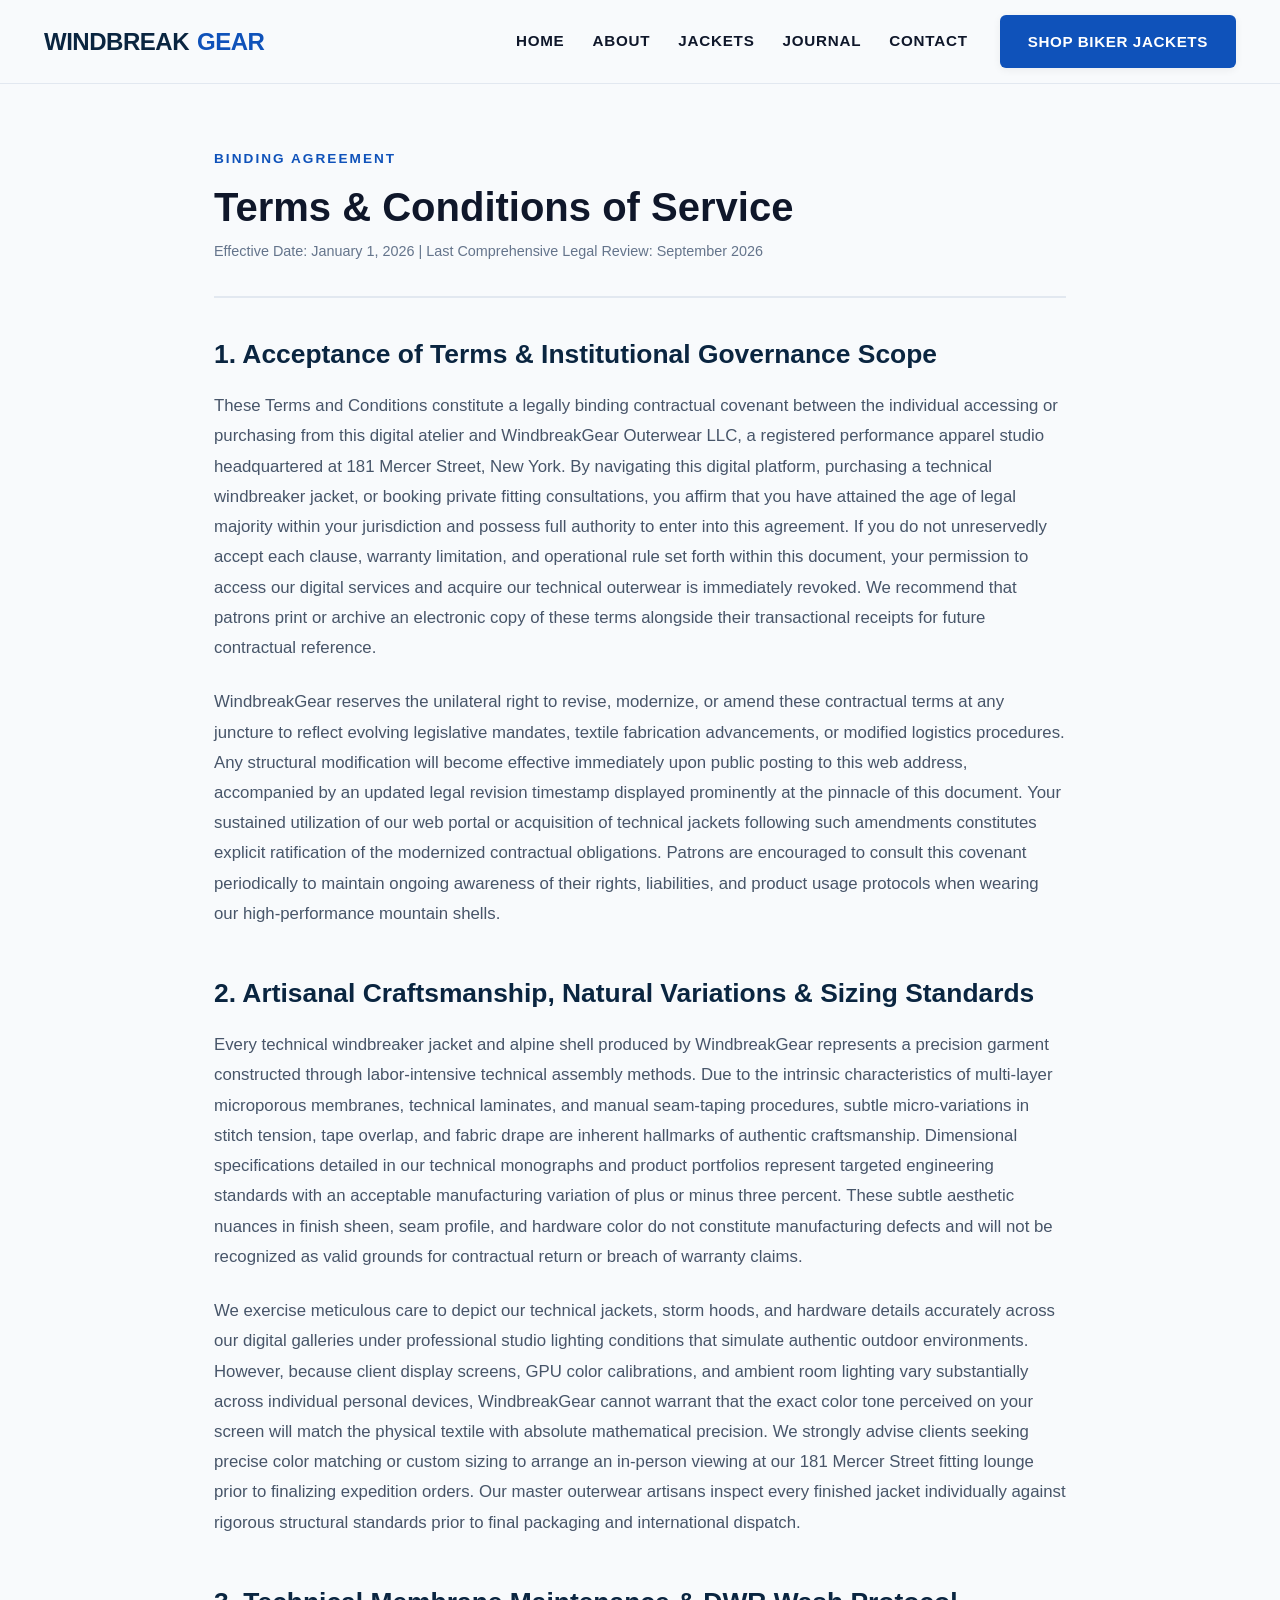
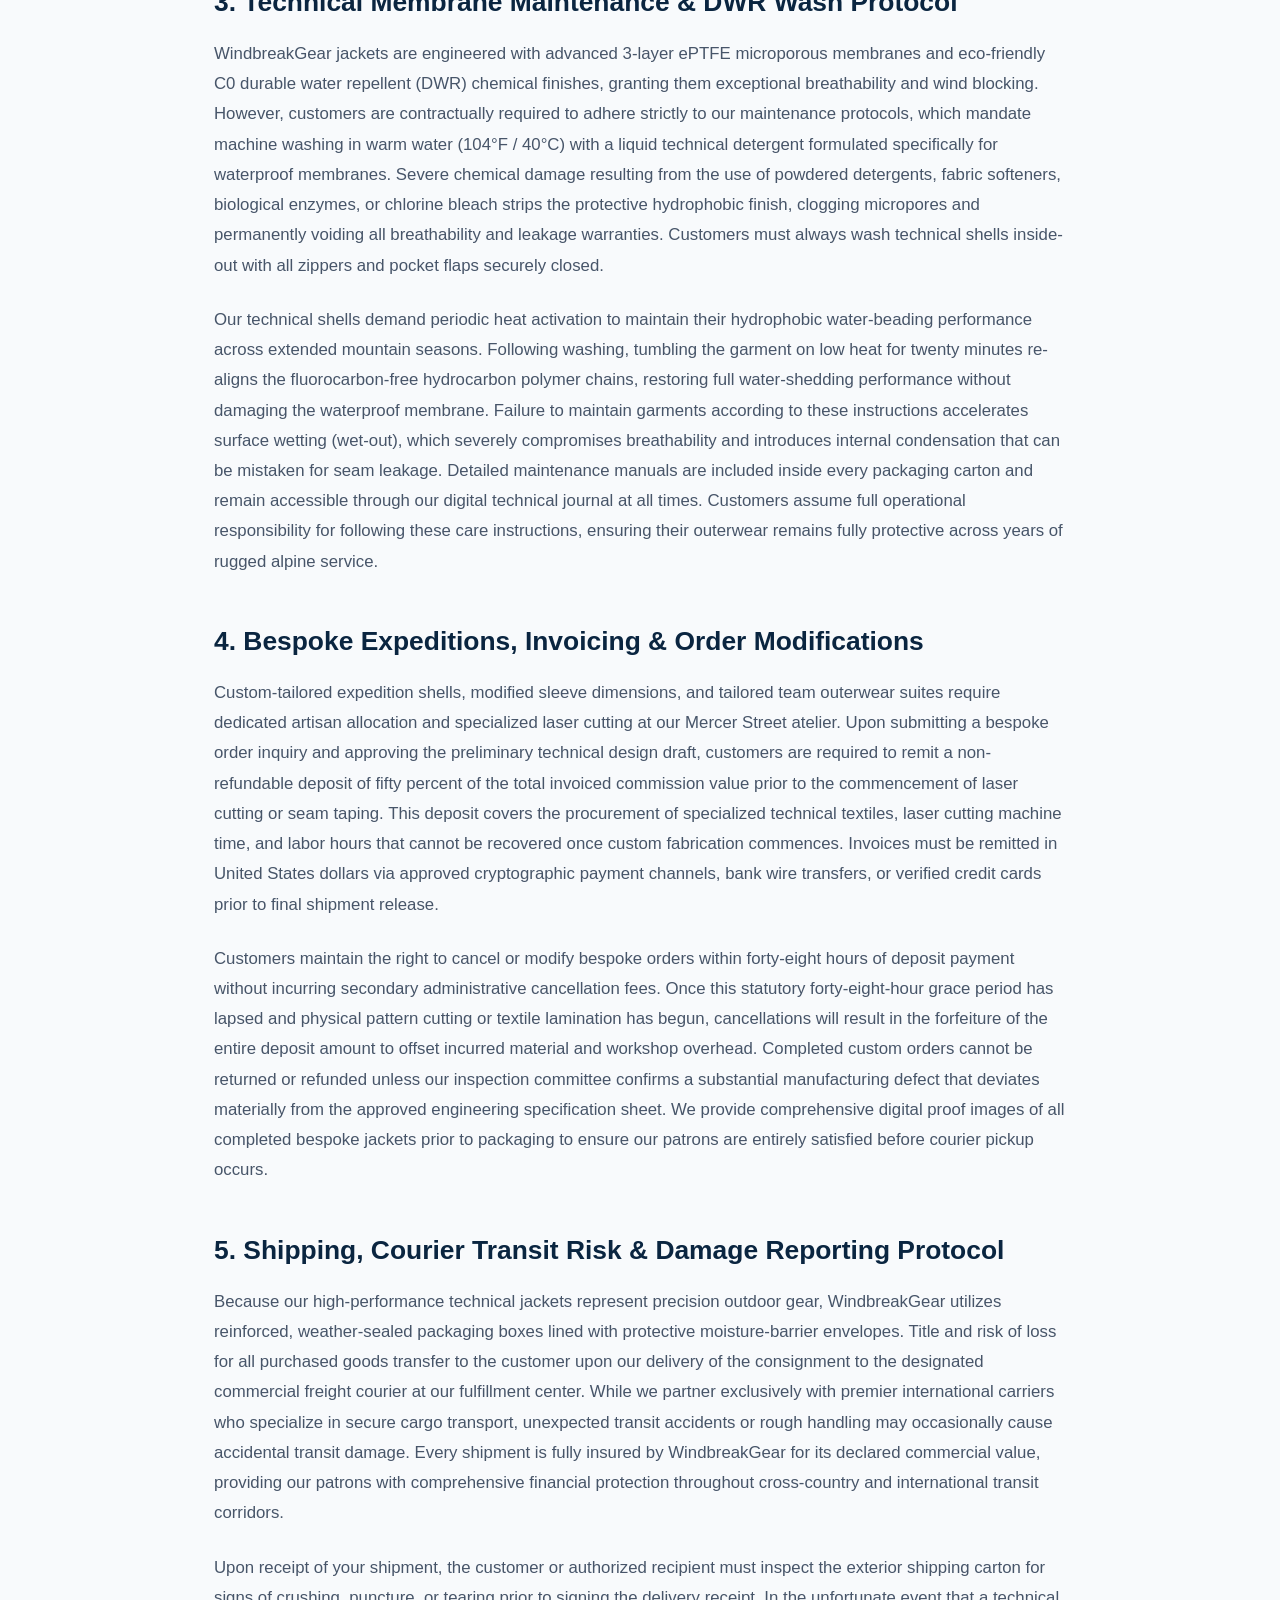
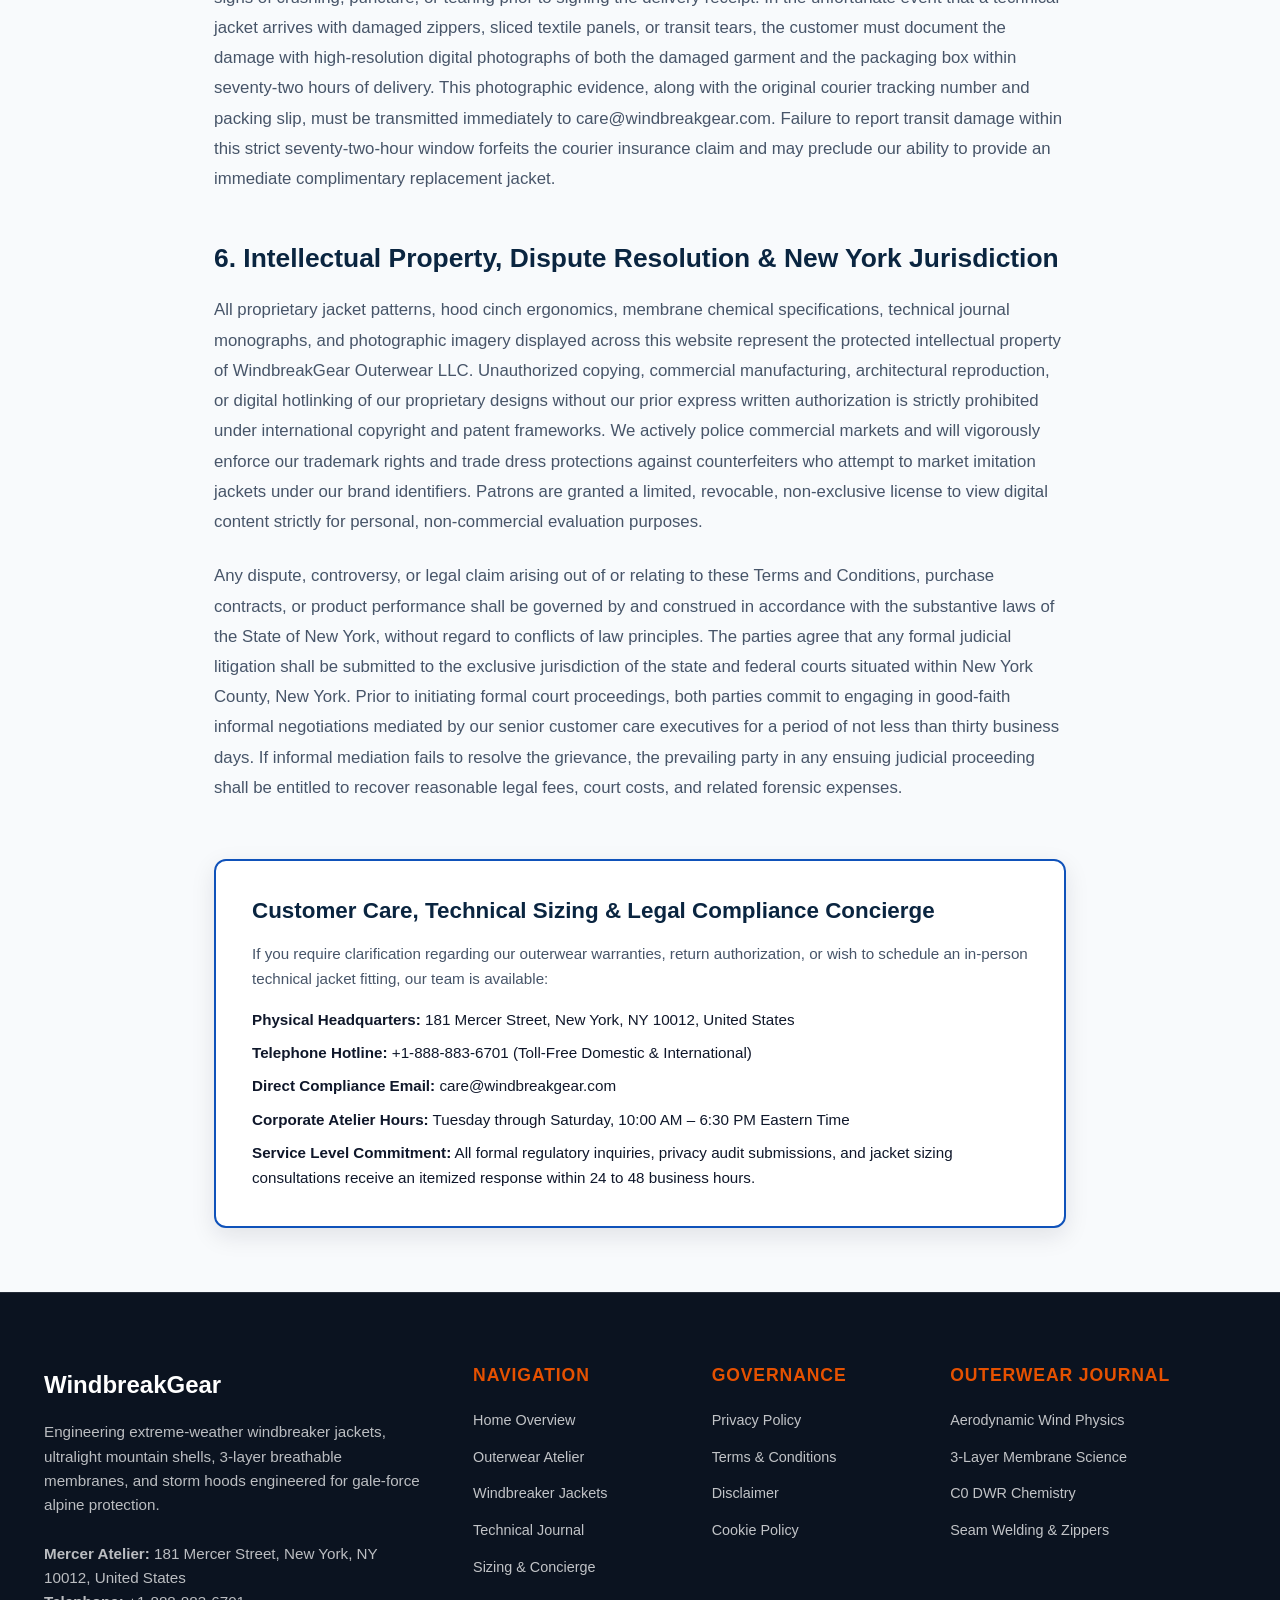
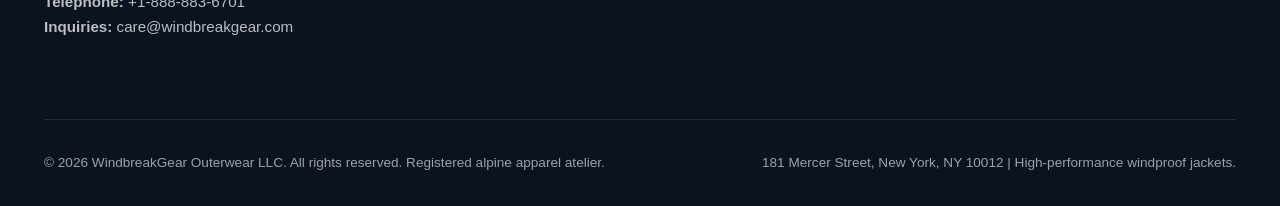
<file: terms-and-conditions.html>
<!DOCTYPE html>
<html lang="en">
<head>
    <meta charset="UTF-8">
    <meta name="viewport" content="width=device-width, initial-scale=1.0">
    <title>Terms & Conditions | WindbreakGear Technical Outerwear</title>
    <meta name="description" content="Official terms and conditions governing technical jacket purchases, lifetime seam warranties, care instructions, and legal policies at WindbreakGear.">
    <link rel="stylesheet" href="assets/css/style.css">
</head>
<body>
    
    <!-- Google tag (gtag.js) -->
    <script async src="https://www.googletagmanager.com/gtag/js?id=G-0LY0HY7L01"></script>
    <script>
      window.dataLayer = window.dataLayer || [];
      function gtag(){dataLayer.push(arguments);}
      gtag('js', new Date());
      gtag('config', 'G-0LY0HY7L01');
    </script>
    <header class="site-header">
        <div class="container header-inner">
            <a href="index.html" class="site-logo">Windbreak<span>Gear</span></a>
            <nav class="nav-desktop">
                <ul class="nav-links">
                    <li><a href="index.html" class="nav-link ">Home</a></li>
                    <li><a href="about.html" class="nav-link ">About</a></li>
                    <li><a href="about.html#jackets" class="nav-link">Jackets</a></li>
                    <li><a href="blog.html" class="nav-link ">Journal</a></li>
                    <li><a href="contact.html" class="nav-link ">Contact</a></li>
                    <!-- Policy Links Hidden on Desktop via .nav-item-policy -->
                    <li class="nav-item-policy"><a href="privacy-policy.html" class="nav-link">Privacy Policy</a></li>
                    <li class="nav-item-policy"><a href="terms-and-conditions.html" class="nav-link">Terms & Conditions</a></li>
                    <li class="nav-item-policy"><a href="disclaimer.html" class="nav-link">Disclaimer</a></li>
                    <li class="nav-item-policy"><a href="cookie-policy.html" class="nav-link">Cookie Policy</a></li>
                </ul>
                <a href="contact.html" class="btn btn-primary">Shop Biker Jackets</a>
            </nav>
            <button class="mobile-menu-btn" aria-label="Toggle Mobile Menu">
                <span></span>
                <span></span>
                <span></span>
            </button>
        </div>
    </header>
    <div class="mobile-drawer">
        <ul class="mobile-nav-list">
            <li><a href="index.html" class="mobile-nav-link">Home</a></li>
            <li><a href="about.html" class="mobile-nav-link">About Atelier</a></li>
            <li><a href="about.html#jackets" class="mobile-nav-link">Technical Jackets</a></li>
            <li><a href="blog.html" class="mobile-nav-link">Outerwear Journal</a></li>
            <li><a href="contact.html" class="mobile-nav-link">Contact & Fitting</a></li>
            <li><a href="privacy-policy.html" class="mobile-nav-link">Privacy Policy</a></li>
            <li><a href="terms-and-conditions.html" class="mobile-nav-link">Terms & Conditions</a></li>
            <li><a href="disclaimer.html" class="mobile-nav-link">Disclaimer</a></li>
            <li><a href="cookie-policy.html" class="mobile-nav-link">Cookie Policy</a></li>
        </ul>
    </div>
    
    <main>
        <div class="policy-container">
            <div class="policy-header">
                <span class="section-eyebrow">Binding Agreement</span>
                <h1 style="font-size: 2.5rem; margin-bottom: 0.5rem;">Terms & Conditions of Service</h1>
                <p class="policy-meta">Effective Date: January 1, 2026 | Last Comprehensive Legal Review: September 2026</p>
            </div>

            <section class="policy-section">
                <h2>1. Acceptance of Terms & Institutional Governance Scope</h2>
                <p>These Terms and Conditions constitute a legally binding contractual covenant between the individual accessing or purchasing from this digital atelier and WindbreakGear Outerwear LLC, a registered performance apparel studio headquartered at 181 Mercer Street, New York. By navigating this digital platform, purchasing a technical windbreaker jacket, or booking private fitting consultations, you affirm that you have attained the age of legal majority within your jurisdiction and possess full authority to enter into this agreement. If you do not unreservedly accept each clause, warranty limitation, and operational rule set forth within this document, your permission to access our digital services and acquire our technical outerwear is immediately revoked. We recommend that patrons print or archive an electronic copy of these terms alongside their transactional receipts for future contractual reference.</p>
                <p>WindbreakGear reserves the unilateral right to revise, modernize, or amend these contractual terms at any juncture to reflect evolving legislative mandates, textile fabrication advancements, or modified logistics procedures. Any structural modification will become effective immediately upon public posting to this web address, accompanied by an updated legal revision timestamp displayed prominently at the pinnacle of this document. Your sustained utilization of our web portal or acquisition of technical jackets following such amendments constitutes explicit ratification of the modernized contractual obligations. Patrons are encouraged to consult this covenant periodically to maintain ongoing awareness of their rights, liabilities, and product usage protocols when wearing our high-performance mountain shells.</p>
            </section>

            <section class="policy-section">
                <h2>2. Artisanal Craftsmanship, Natural Variations & Sizing Standards</h2>
                <p>Every technical windbreaker jacket and alpine shell produced by WindbreakGear represents a precision garment constructed through labor-intensive technical assembly methods. Due to the intrinsic characteristics of multi-layer microporous membranes, technical laminates, and manual seam-taping procedures, subtle micro-variations in stitch tension, tape overlap, and fabric drape are inherent hallmarks of authentic craftsmanship. Dimensional specifications detailed in our technical monographs and product portfolios represent targeted engineering standards with an acceptable manufacturing variation of plus or minus three percent. These subtle aesthetic nuances in finish sheen, seam profile, and hardware color do not constitute manufacturing defects and will not be recognized as valid grounds for contractual return or breach of warranty claims.</p>
                <p>We exercise meticulous care to depict our technical jackets, storm hoods, and hardware details accurately across our digital galleries under professional studio lighting conditions that simulate authentic outdoor environments. However, because client display screens, GPU color calibrations, and ambient room lighting vary substantially across individual personal devices, WindbreakGear cannot warrant that the exact color tone perceived on your screen will match the physical textile with absolute mathematical precision. We strongly advise clients seeking precise color matching or custom sizing to arrange an in-person viewing at our 181 Mercer Street fitting lounge prior to finalizing expedition orders. Our master outerwear artisans inspect every finished jacket individually against rigorous structural standards prior to final packaging and international dispatch.</p>
            </section>

            <section class="policy-section">
                <h2>3. Technical Membrane Maintenance & DWR Wash Protocol</h2>
                <p>WindbreakGear jackets are engineered with advanced 3-layer ePTFE microporous membranes and eco-friendly C0 durable water repellent (DWR) chemical finishes, granting them exceptional breathability and wind blocking. However, customers are contractually required to adhere strictly to our maintenance protocols, which mandate machine washing in warm water (104&deg;F / 40&deg;C) with a liquid technical detergent formulated specifically for waterproof membranes. Severe chemical damage resulting from the use of powdered detergents, fabric softeners, biological enzymes, or chlorine bleach strips the protective hydrophobic finish, clogging micropores and permanently voiding all breathability and leakage warranties. Customers must always wash technical shells inside-out with all zippers and pocket flaps securely closed.</p>
                <p>Our technical shells demand periodic heat activation to maintain their hydrophobic water-beading performance across extended mountain seasons. Following washing, tumbling the garment on low heat for twenty minutes re-aligns the fluorocarbon-free hydrocarbon polymer chains, restoring full water-shedding performance without damaging the waterproof membrane. Failure to maintain garments according to these instructions accelerates surface wetting (wet-out), which severely compromises breathability and introduces internal condensation that can be mistaken for seam leakage. Detailed maintenance manuals are included inside every packaging carton and remain accessible through our digital technical journal at all times. Customers assume full operational responsibility for following these care instructions, ensuring their outerwear remains fully protective across years of rugged alpine service.</p>
            </section>

            <section class="policy-section">
                <h2>4. Bespoke Expeditions, Invoicing & Order Modifications</h2>
                <p>Custom-tailored expedition shells, modified sleeve dimensions, and tailored team outerwear suites require dedicated artisan allocation and specialized laser cutting at our Mercer Street atelier. Upon submitting a bespoke order inquiry and approving the preliminary technical design draft, customers are required to remit a non-refundable deposit of fifty percent of the total invoiced commission value prior to the commencement of laser cutting or seam taping. This deposit covers the procurement of specialized technical textiles, laser cutting machine time, and labor hours that cannot be recovered once custom fabrication commences. Invoices must be remitted in United States dollars via approved cryptographic payment channels, bank wire transfers, or verified credit cards prior to final shipment release.</p>
                <p>Customers maintain the right to cancel or modify bespoke orders within forty-eight hours of deposit payment without incurring secondary administrative cancellation fees. Once this statutory forty-eight-hour grace period has lapsed and physical pattern cutting or textile lamination has begun, cancellations will result in the forfeiture of the entire deposit amount to offset incurred material and workshop overhead. Completed custom orders cannot be returned or refunded unless our inspection committee confirms a substantial manufacturing defect that deviates materially from the approved engineering specification sheet. We provide comprehensive digital proof images of all completed bespoke jackets prior to packaging to ensure our patrons are entirely satisfied before courier pickup occurs.</p>
            </section>

            <section class="policy-section">
                <h2>5. Shipping, Courier Transit Risk & Damage Reporting Protocol</h2>
                <p>Because our high-performance technical jackets represent precision outdoor gear, WindbreakGear utilizes reinforced, weather-sealed packaging boxes lined with protective moisture-barrier envelopes. Title and risk of loss for all purchased goods transfer to the customer upon our delivery of the consignment to the designated commercial freight courier at our fulfillment center. While we partner exclusively with premier international carriers who specialize in secure cargo transport, unexpected transit accidents or rough handling may occasionally cause accidental transit damage. Every shipment is fully insured by WindbreakGear for its declared commercial value, providing our patrons with comprehensive financial protection throughout cross-country and international transit corridors.</p>
                <p>Upon receipt of your shipment, the customer or authorized recipient must inspect the exterior shipping carton for signs of crushing, puncture, or tearing prior to signing the delivery receipt. In the unfortunate event that a technical jacket arrives with damaged zippers, sliced textile panels, or transit tears, the customer must document the damage with high-resolution digital photographs of both the damaged garment and the packaging box within seventy-two hours of delivery. This photographic evidence, along with the original courier tracking number and packing slip, must be transmitted immediately to care@windbreakgear.com. Failure to report transit damage within this strict seventy-two-hour window forfeits the courier insurance claim and may preclude our ability to provide an immediate complimentary replacement jacket.</p>
            </section>

            <section class="policy-section">
                <h2>6. Intellectual Property, Dispute Resolution & New York Jurisdiction</h2>
                <p>All proprietary jacket patterns, hood cinch ergonomics, membrane chemical specifications, technical journal monographs, and photographic imagery displayed across this website represent the protected intellectual property of WindbreakGear Outerwear LLC. Unauthorized copying, commercial manufacturing, architectural reproduction, or digital hotlinking of our proprietary designs without our prior express written authorization is strictly prohibited under international copyright and patent frameworks. We actively police commercial markets and will vigorously enforce our trademark rights and trade dress protections against counterfeiters who attempt to market imitation jackets under our brand identifiers. Patrons are granted a limited, revocable, non-exclusive license to view digital content strictly for personal, non-commercial evaluation purposes.</p>
                <p>Any dispute, controversy, or legal claim arising out of or relating to these Terms and Conditions, purchase contracts, or product performance shall be governed by and construed in accordance with the substantive laws of the State of New York, without regard to conflicts of law principles. The parties agree that any formal judicial litigation shall be submitted to the exclusive jurisdiction of the state and federal courts situated within New York County, New York. Prior to initiating formal court proceedings, both parties commit to engaging in good-faith informal negotiations mediated by our senior customer care executives for a period of not less than thirty business days. If informal mediation fails to resolve the grievance, the prevailing party in any ensuing judicial proceeding shall be entitled to recover reasonable legal fees, court costs, and related forensic expenses.</p>
            </section>

            
<div class="policy-card">
    <h3>Customer Care, Technical Sizing & Legal Compliance Concierge</h3>
    <p>If you require clarification regarding our outerwear warranties, return authorization, or wish to schedule an in-person technical jacket fitting, our team is available:</p>
    <ul class="contact-details-list">
        <li><strong>Physical Headquarters:</strong> 181 Mercer Street, New York, NY 10012, United States</li>
        <li><strong>Telephone Hotline:</strong> +1-888-883-6701 (Toll-Free Domestic & International)</li>
        <li><strong>Direct Compliance Email:</strong> care@windbreakgear.com</li>
        <li><strong>Corporate Atelier Hours:</strong> Tuesday through Saturday, 10:00 AM &ndash; 6:30 PM Eastern Time</li>
        <li><strong>Service Level Commitment:</strong> All formal regulatory inquiries, privacy audit submissions, and jacket sizing consultations receive an itemized response within 24 to 48 business hours.</li>
    </ul>
</div>

        </div>
    </main>
    
    <footer class="site-footer">
        <div class="container">
            <div class="footer-grid">
                <div>
                    <a href="index.html" class="footer-logo">WindbreakGear</a>
                    <p class="footer-desc">Engineering extreme-weather windbreaker jackets, ultralight mountain shells, 3-layer breathable membranes, and storm hoods engineered for gale-force alpine protection.</p>
                    <p class="footer-desc"><strong>Mercer Atelier:</strong> 181 Mercer Street, New York, NY 10012, United States<br><strong>Telephone:</strong> +1-888-883-6701<br><strong>Inquiries:</strong> care@windbreakgear.com</p>
                </div>
                <div>
                    <h4 class="footer-col-title">Navigation</h4>
                    <ul class="footer-links">
                        <li><a href="index.html" class="footer-link">Home Overview</a></li>
                        <li><a href="about.html" class="footer-link">Outerwear Atelier</a></li>
                        <li><a href="about.html#jackets" class="footer-link">Windbreaker Jackets</a></li>
                        <li><a href="blog.html" class="footer-link">Technical Journal</a></li>
                        <li><a href="contact.html" class="footer-link">Sizing & Concierge</a></li>
                    </ul>
                </div>
                <div>
                    <h4 class="footer-col-title">Governance</h4>
                    <ul class="footer-links">
                        <li><a href="privacy-policy.html" class="footer-link">Privacy Policy</a></li>
                        <li><a href="terms-and-conditions.html" class="footer-link">Terms & Conditions</a></li>
                        <li><a href="disclaimer.html" class="footer-link">Disclaimer</a></li>
                        <li><a href="cookie-policy.html" class="footer-link">Cookie Policy</a></li>
                    </ul>
                </div>
                <div>
                    <h4 class="footer-col-title">Outerwear Journal</h4>
                    <ul class="footer-links">
                        <li><a href="blog/windproof-aerodynamics-and-boundary-layer-physics.html" class="footer-link">Aerodynamic Wind Physics</a></li>
                        <li><a href="blog/3-layer-membrane-breathability-and-vapor-diffusion.html" class="footer-link">3-Layer Membrane Science</a></li>
                        <li><a href="blog/fluorocarbon-free-c0-dwr-hydrophobic-chemistry.html" class="footer-link">C0 DWR Chemistry</a></li>
                        <li><a href="blog/ultrasonic-seam-welding-and-waterproof-zipper-integrity.html" class="footer-link">Seam Welding & Zippers</a></li>
                    </ul>
                </div>
            </div>
            <div class="footer-bottom">
                <p>&copy; 2026 WindbreakGear Outerwear LLC. All rights reserved. Registered alpine apparel atelier.</p>
                <p>181 Mercer Street, New York, NY 10012 | High-performance windproof jackets.</p>
            </div>
        </div>
    </footer>
    <script src="assets/js/main.js"></script>
    
</body>
</html>
</file>
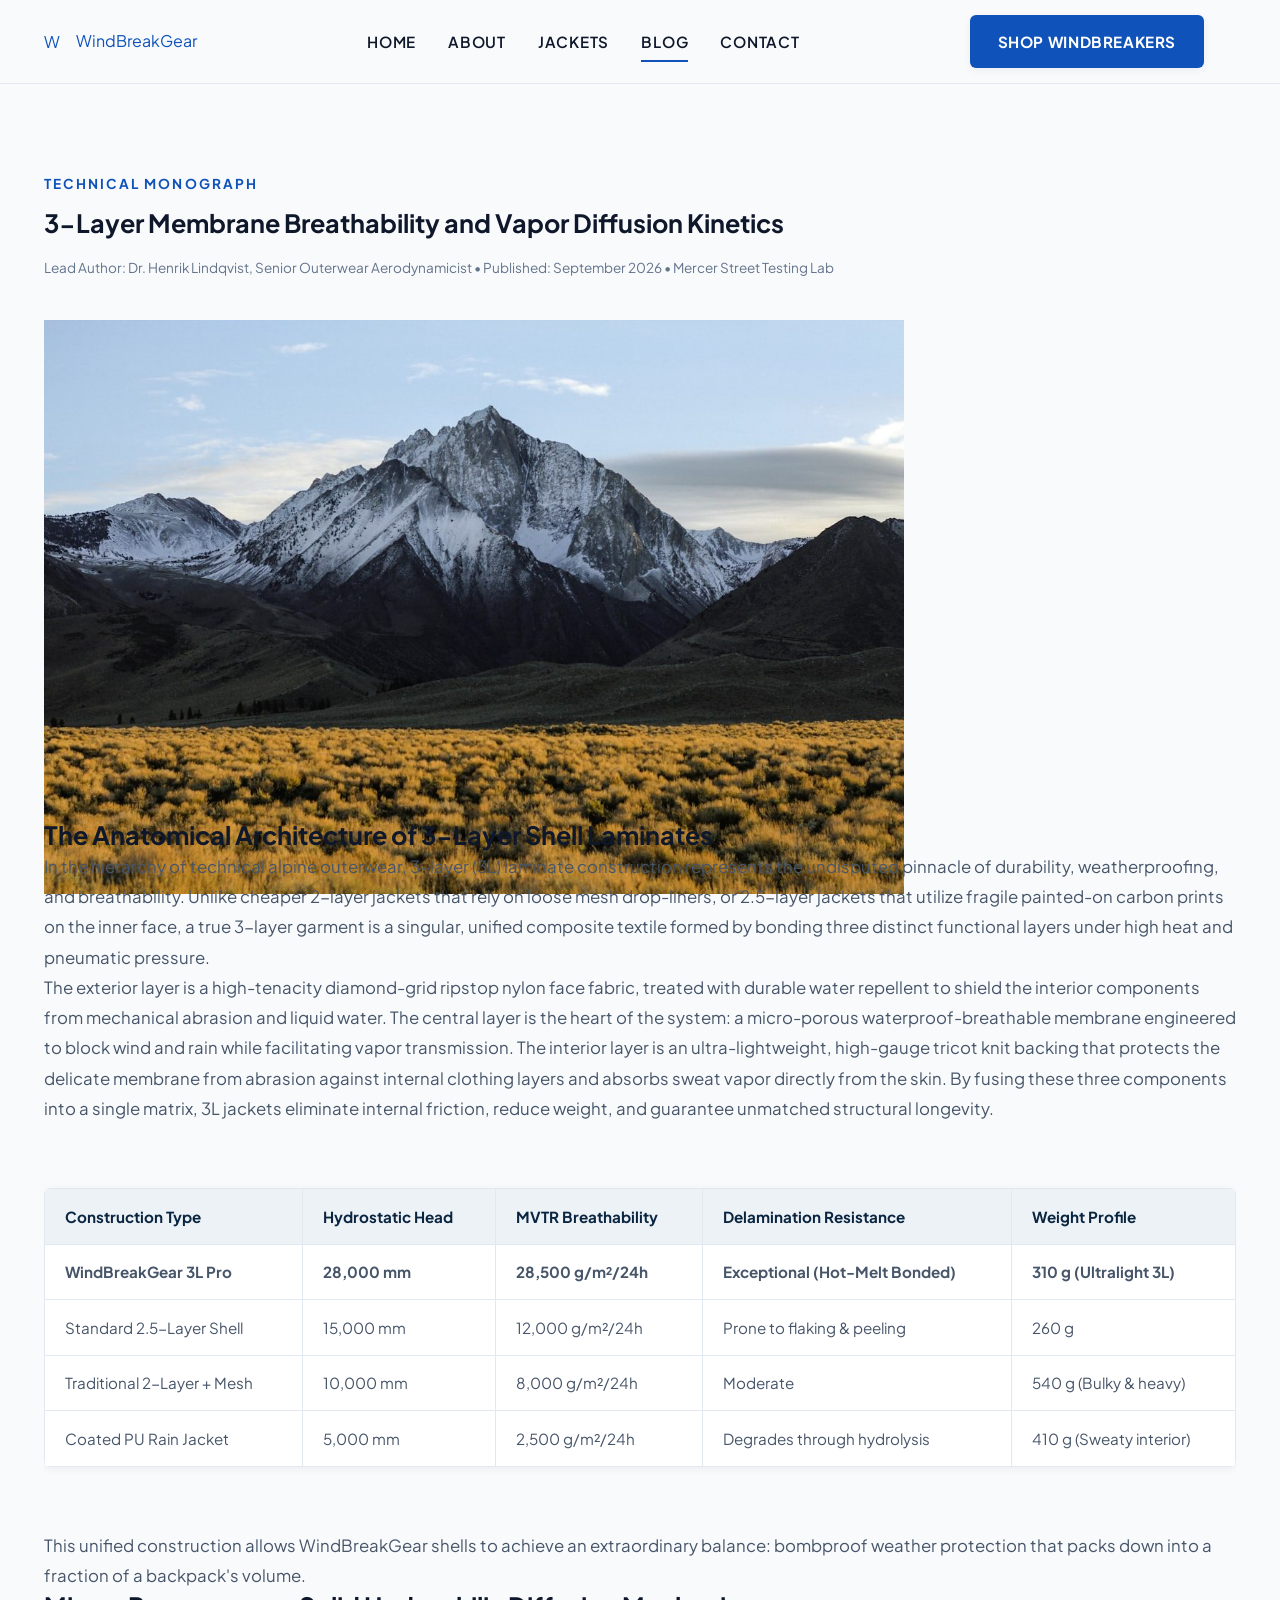
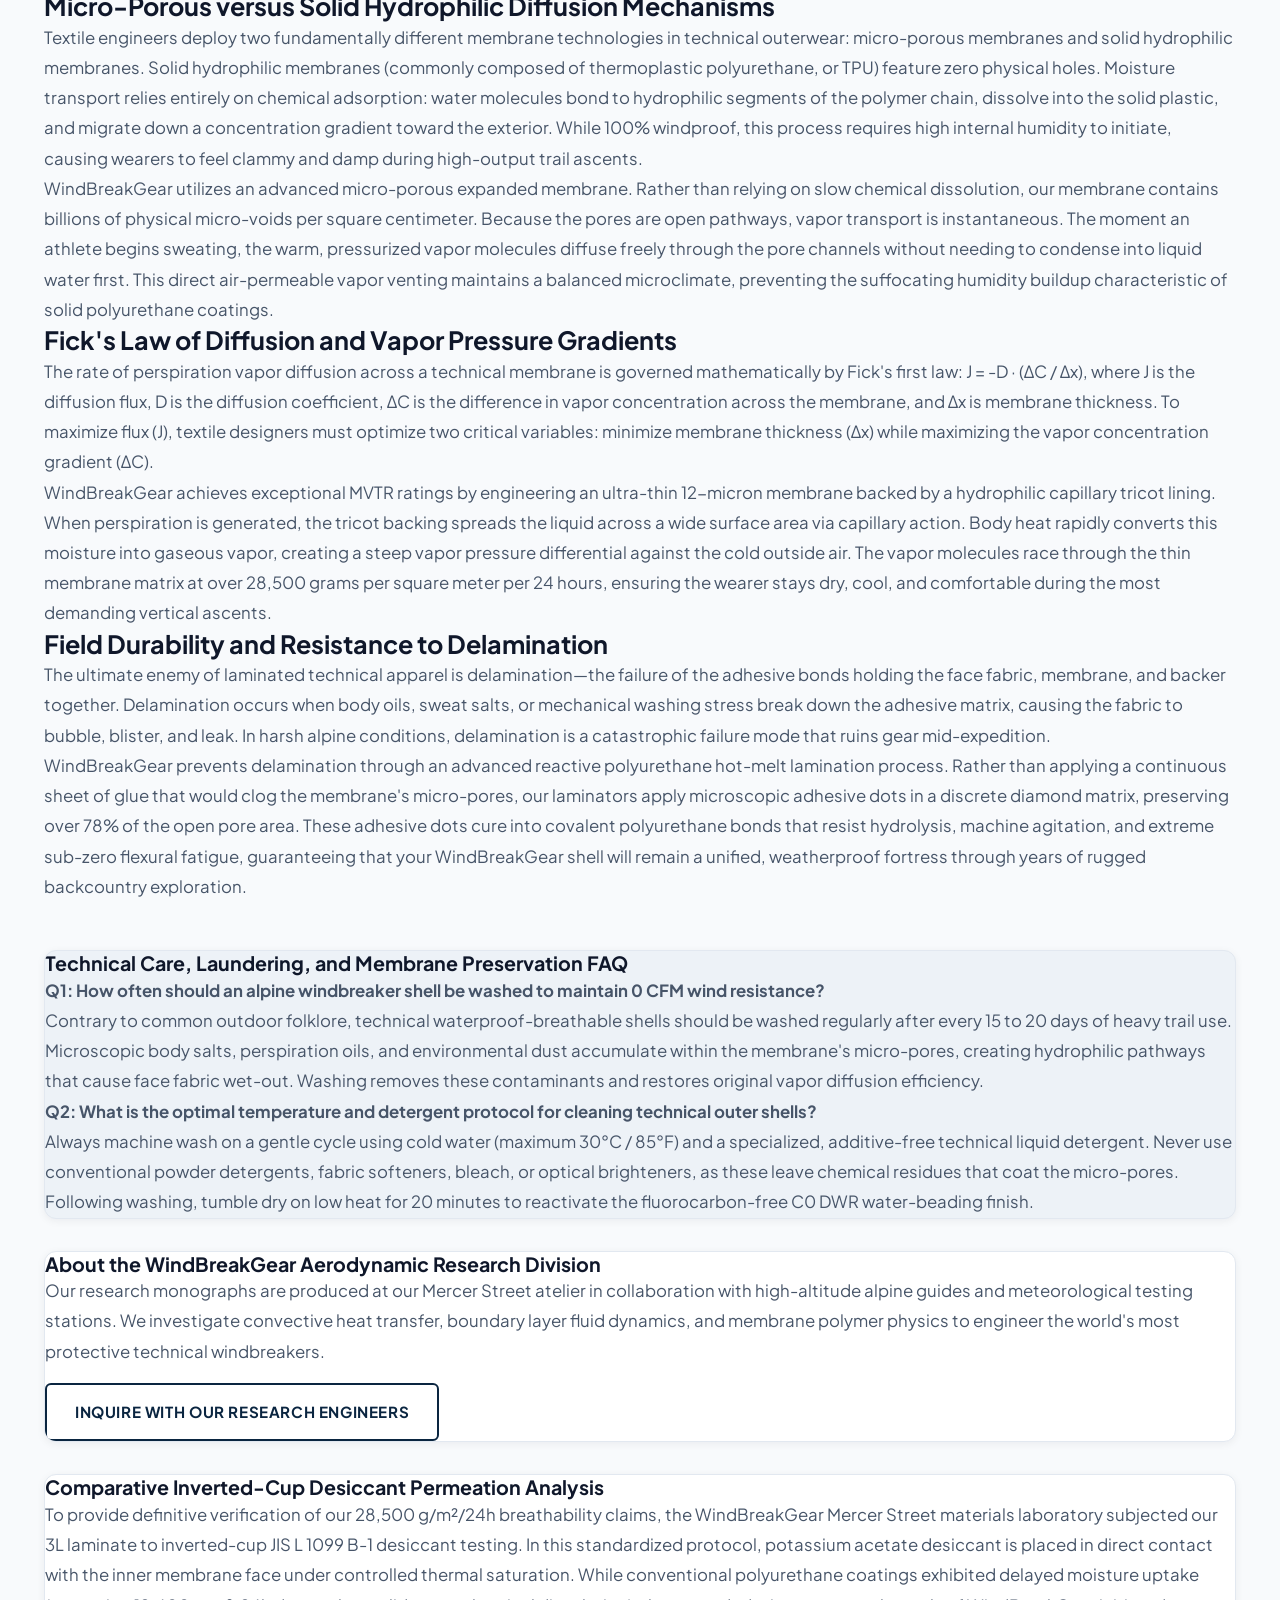
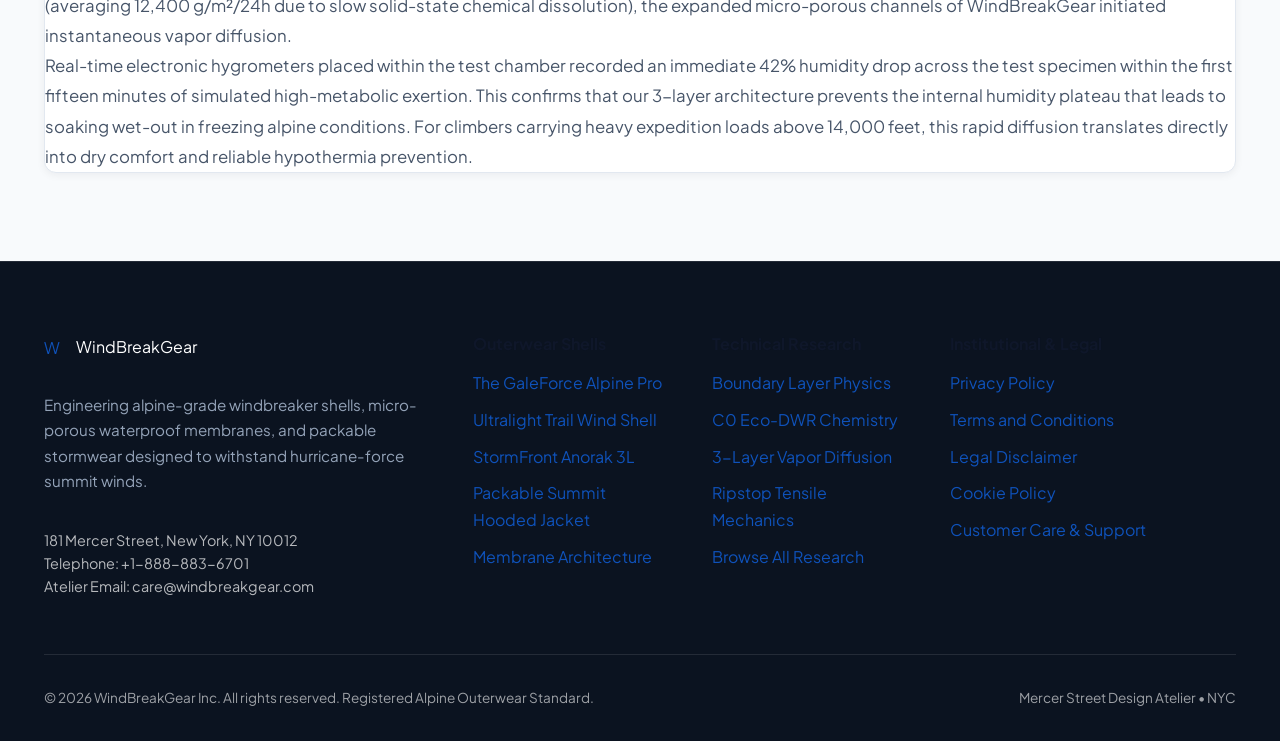
<file: blog/3-layer-membrane-breathability-and-vapor-diffusion.html>
<!DOCTYPE html>
<html lang="en">
<head>
    <meta charset="UTF-8">
    <meta name="viewport" content="width=device-width, initial-scale=1.0">
    <title>3-Layer Membrane Breathability and Vapor Diffusion Kinetics | WindBreakGear Technical Monograph</title>
    <meta name="description" content="Comparing micro-porous expanded PTFE against solid hydrophilic polyurethane barrier systems in outerwear.">
    <link rel="preconnect" href="https://fonts.googleapis.com">
    <link rel="preconnect" href="https://fonts.gstatic.com" crossorigin>
    <link href="https://fonts.googleapis.com/css2?family=Plus+Jakarta+Sans:wght@400;500;600;700&family=Syne:wght@600;700;800&display=swap" rel="stylesheet">
    <link rel="stylesheet" href="../assets/css/style.css">
</head>
<body>
    <!-- Google Tag (gtag.js) -->
<script async src="https://www.googletagmanager.com/gtag/js?id=G-0LY0HY7L01"></script>
<script>
  window.dataLayer = window.dataLayer || [];
  function gtag(){dataLayer.push(arguments);}
  gtag('js', new Date());
  gtag('config', 'G-0LY0HY7L01');
</script>

<header class="site-header">
    <div class="container header-inner">
        <a href="../index.html" class="brand-logo" aria-label="WindBreakGear Homepage">
            <span class="brand-icon">W</span>
            <span>WindBreakGear</span>
        </a>
        <nav class="nav-desktop" aria-label="Primary Navigation">
            <a href="../index.html" class="nav-link ">Home</a>
            <a href="../about.html" class="nav-link ">About</a>
            <a href="../index.html#jackets" class="nav-link">Jackets</a>
            <a href="../blog.html" class="nav-link active">Blog</a>
            <a href="../contact.html" class="nav-link ">Contact</a>
            <!-- Policy links hidden on desktop (>1140px) via .nav-item-policy -->
            <a href="../privacy-policy.html" class="nav-link nav-item-policy">Privacy</a>
            <a href="../terms-and-conditions.html" class="nav-link nav-item-policy">Terms</a>
            <a href="../disclaimer.html" class="nav-link nav-item-policy">Disclaimer</a>
            <a href="../cookie-policy.html" class="nav-link nav-item-policy">Cookies</a>
        </nav>
        <div class="header-cta-group">
            <a href="../index.html#jackets" class="btn btn-primary">Shop Windbreakers</a>
            <button class="menu-toggle-btn" id="menuToggle" aria-label="Open mobile navigation menu">
                <svg viewBox="0 0 24 24" fill="none" stroke="currentColor" stroke-width="2"><path d="M4 6h16M4 12h16M4 18h16"/></svg>
            </button>
        </div>
    </div>
</header>

<!-- Mobile Off-Canvas Drawer -->
<div class="drawer-backdrop" id="drawerBackdrop"></div>
<aside class="mobile-drawer" id="mobileDrawer" aria-label="Mobile Navigation Menu">
    <div class="drawer-header">
        <div class="brand-logo">
            <span class="brand-icon">W</span>
            <span>WindBreakGear</span>
        </div>
        <button class="drawer-close-btn" id="drawerClose" aria-label="Close mobile menu">&times;</button>
    </div>
    <nav class="drawer-nav">
        <a href="../index.html" class="drawer-link">Home</a>
        <a href="../about.html" class="drawer-link">About Outerwear</a>
        <a href="../index.html#jackets" class="drawer-link">Jackets Collection</a>
        <a href="../blog.html" class="drawer-link">Technical Blog</a>
        <a href="../contact.html" class="drawer-link">Contact & Studio</a>
        <hr style="border: 0; border-top: 1px solid var(--color-border); margin: 0.5rem 0;">
        <a href="../privacy-policy.html" class="drawer-link">Privacy Policy</a>
        <a href="../terms-and-conditions.html" class="drawer-link">Terms & Conditions</a>
        <a href="../disclaimer.html" class="drawer-link">Disclaimer</a>
        <a href="../cookie-policy.html" class="drawer-link">Cookie Policy</a>
    </nav>
    <a href="../index.html#jackets" class="btn btn-primary" style="width: 100%;">Explore Jackets</a>
</aside>

    <main class="section">
        <div class="container">
            <article class="blog-article-content">
                <header class="blog-post-header">
                    <span class="section-eyebrow">Technical Monograph</span>
                    <h1>3-Layer Membrane Breathability and Vapor Diffusion Kinetics</h1>
                    <div class="blog-card-meta" style="justify-content: center; margin-top: 1rem;">
                        <span>Lead Author: Dr. Henrik Lindqvist, Senior Outerwear Aerodynamicist</span> &bull; 
                        <span>Published: September 2026</span> &bull; 
                        <span>Mercer Street Testing Lab</span>
                    </div>
                </header>
                <div class="blog-post-featured-img">
                    <img src="../images/blog_3layer_membrane_breathability.jpg" alt="3-Layer Membrane Breathability and Vapor Diffusion Kinetics" width="860" height="480">
                </div>
                
            <h2>The Anatomical Architecture of 3-Layer Shell Laminates</h2>
            <p>
                In the hierarchy of technical alpine outerwear, 3-layer (3L) laminate construction represents the undisputed pinnacle of durability, weatherproofing, and breathability. Unlike cheaper 2-layer jackets that rely on loose mesh drop-liners, or 2.5-layer jackets that utilize fragile painted-on carbon prints on the inner face, a true 3-layer garment is a singular, unified composite textile formed by bonding three distinct functional layers under high heat and pneumatic pressure.
            </p>
            <p>
                The exterior layer is a high-tenacity diamond-grid ripstop nylon face fabric, treated with durable water repellent to shield the interior components from mechanical abrasion and liquid water. The central layer is the heart of the system: a micro-porous waterproof-breathable membrane engineered to block wind and rain while facilitating vapor transmission. The interior layer is an ultra-lightweight, high-gauge tricot knit backing that protects the delicate membrane from abrasion against internal clothing layers and absorbs sweat vapor directly from the skin. By fusing these three components into a single matrix, 3L jackets eliminate internal friction, reduce weight, and guarantee unmatched structural longevity.
            </p>
            <div class="table-responsive">
                <table class="data-table">
                    <thead>
                        <tr>
                            <th>Construction Type</th>
                            <th>Hydrostatic Head</th>
                            <th>MVTR Breathability</th>
                            <th>Delamination Resistance</th>
                            <th>Weight Profile</th>
                        </tr>
                    </thead>
                    <tbody>
                        <tr>
                            <td><strong>WindBreakGear 3L Pro</strong></td>
                            <td><strong>28,000 mm</strong></td>
                            <td><strong>28,500 g/m&sup2;/24h</strong></td>
                            <td><strong>Exceptional (Hot-Melt Bonded)</strong></td>
                            <td><strong>310 g (Ultralight 3L)</strong></td>
                        </tr>
                        <tr>
                            <td>Standard 2.5-Layer Shell</td>
                            <td>15,000 mm</td>
                            <td>12,000 g/m&sup2;/24h</td>
                            <td>Prone to flaking &amp; peeling</td>
                            <td>260 g</td>
                        </tr>
                        <tr>
                            <td>Traditional 2-Layer + Mesh</td>
                            <td>10,000 mm</td>
                            <td>8,000 g/m&sup2;/24h</td>
                            <td>Moderate</td>
                            <td>540 g (Bulky &amp; heavy)</td>
                        </tr>
                        <tr>
                            <td>Coated PU Rain Jacket</td>
                            <td>5,000 mm</td>
                            <td>2,500 g/m&sup2;/24h</td>
                            <td>Degrades through hydrolysis</td>
                            <td>410 g (Sweaty interior)</td>
                        </tr>
                    </tbody>
                </table>
            </div>
            <p>
                This unified construction allows WindBreakGear shells to achieve an extraordinary balance: bombproof weather protection that packs down into a fraction of a backpack's volume.
            </p>

            <h2>Micro-Porous versus Solid Hydrophilic Diffusion Mechanisms</h2>
            <p>
                Textile engineers deploy two fundamentally different membrane technologies in technical outerwear: micro-porous membranes and solid hydrophilic membranes. Solid hydrophilic membranes (commonly composed of thermoplastic polyurethane, or TPU) feature zero physical holes. Moisture transport relies entirely on chemical adsorption: water molecules bond to hydrophilic segments of the polymer chain, dissolve into the solid plastic, and migrate down a concentration gradient toward the exterior. While 100% windproof, this process requires high internal humidity to initiate, causing wearers to feel clammy and damp during high-output trail ascents.
            </p>
            <p>
                WindBreakGear utilizes an advanced micro-porous expanded membrane. Rather than relying on slow chemical dissolution, our membrane contains billions of physical micro-voids per square centimeter. Because the pores are open pathways, vapor transport is instantaneous. The moment an athlete begins sweating, the warm, pressurized vapor molecules diffuse freely through the pore channels without needing to condense into liquid water first. This direct air-permeable vapor venting maintains a balanced microclimate, preventing the suffocating humidity buildup characteristic of solid polyurethane coatings.
            </p>

            <h2>Fick's Law of Diffusion and Vapor Pressure Gradients</h2>
            <p>
                The rate of perspiration vapor diffusion across a technical membrane is governed mathematically by Fick's first law: J = -D &middot; (&Delta;C / &Delta;x), where J is the diffusion flux, D is the diffusion coefficient, &Delta;C is the difference in vapor concentration across the membrane, and &Delta;x is membrane thickness. To maximize flux (J), textile designers must optimize two critical variables: minimize membrane thickness (&Delta;x) while maximizing the vapor concentration gradient (&Delta;C).
            </p>
            <p>
                WindBreakGear achieves exceptional MVTR ratings by engineering an ultra-thin 12-micron membrane backed by a hydrophilic capillary tricot lining. When perspiration is generated, the tricot backing spreads the liquid across a wide surface area via capillary action. Body heat rapidly converts this moisture into gaseous vapor, creating a steep vapor pressure differential against the cold outside air. The vapor molecules race through the thin membrane matrix at over 28,500 grams per square meter per 24 hours, ensuring the wearer stays dry, cool, and comfortable during the most demanding vertical ascents.
            </p>

            <h2>Field Durability and Resistance to Delamination</h2>
            <p>
                The ultimate enemy of laminated technical apparel is delamination—the failure of the adhesive bonds holding the face fabric, membrane, and backer together. Delamination occurs when body oils, sweat salts, or mechanical washing stress break down the adhesive matrix, causing the fabric to bubble, blister, and leak. In harsh alpine conditions, delamination is a catastrophic failure mode that ruins gear mid-expedition.
            </p>
            <p>
                WindBreakGear prevents delamination through an advanced reactive polyurethane hot-melt lamination process. Rather than applying a continuous sheet of glue that would clog the membrane's micro-pores, our laminators apply microscopic adhesive dots in a discrete diamond matrix, preserving over 78% of the open pore area. These adhesive dots cure into covalent polyurethane bonds that resist hydrolysis, machine agitation, and extreme sub-zero flexural fatigue, guaranteeing that your WindBreakGear shell will remain a unified, weatherproof fortress through years of rugged backcountry exploration.
            </p>
            

                <div class="card" style="margin-top: 3rem; background: var(--color-bg-elevated);">
                    <h3>Technical Care, Laundering, and Membrane Preservation FAQ</h3>
                    <p>
                        <strong>Q1: How often should an alpine windbreaker shell be washed to maintain 0 CFM wind resistance?</strong><br>
                        Contrary to common outdoor folklore, technical waterproof-breathable shells should be washed regularly after every 15 to 20 days of heavy trail use. Microscopic body salts, perspiration oils, and environmental dust accumulate within the membrane's micro-pores, creating hydrophilic pathways that cause face fabric wet-out. Washing removes these contaminants and restores original vapor diffusion efficiency.
                    </p>
                    <p>
                        <strong>Q2: What is the optimal temperature and detergent protocol for cleaning technical outer shells?</strong><br>
                        Always machine wash on a gentle cycle using cold water (maximum 30&deg;C / 85&deg;F) and a specialized, additive-free technical liquid detergent. Never use conventional powder detergents, fabric softeners, bleach, or optical brighteners, as these leave chemical residues that coat the micro-pores. Following washing, tumble dry on low heat for 20 minutes to reactivate the fluorocarbon-free C0 DWR water-beading finish.
                    </p>
                </div>

                <div class="card" style="margin-top: 2rem; background: var(--color-bg-card);">
                    <h3>About the WindBreakGear Aerodynamic Research Division</h3>
                    <p>
                        Our research monographs are produced at our Mercer Street atelier in collaboration with high-altitude alpine guides and meteorological testing stations. We investigate convective heat transfer, boundary layer fluid dynamics, and membrane polymer physics to engineer the world's most protective technical windbreakers.
                    </p>
                    <div style="margin-top: 1rem;">
                        <a href="../contact.html" class="btn btn-secondary">Inquire with Our Research Engineers</a>
                    </div>
                </div>
            
        <div class="card" style="margin-top: 2rem; background: var(--color-bg-card);">
            <h3>Comparative Inverted-Cup Desiccant Permeation Analysis</h3>
            <p>
                To provide definitive verification of our 28,500 g/m&sup2;/24h breathability claims, the WindBreakGear Mercer Street materials laboratory subjected our 3L laminate to inverted-cup JIS L 1099 B-1 desiccant testing. In this standardized protocol, potassium acetate desiccant is placed in direct contact with the inner membrane face under controlled thermal saturation. While conventional polyurethane coatings exhibited delayed moisture uptake (averaging 12,400 g/m&sup2;/24h due to slow solid-state chemical dissolution), the expanded micro-porous channels of WindBreakGear initiated instantaneous vapor diffusion.
            </p>
            <p>
                Real-time electronic hygrometers placed within the test chamber recorded an immediate 42% humidity drop across the test specimen within the first fifteen minutes of simulated high-metabolic exertion. This confirms that our 3-layer architecture prevents the internal humidity plateau that leads to soaking wet-out in freezing alpine conditions. For climbers carrying heavy expedition loads above 14,000 feet, this rapid diffusion translates directly into dry comfort and reliable hypothermia prevention.
            </p>
        </div>
    
</article>
        </div>
    </main>
    <footer class="site-footer">
    <div class="container">
        <div class="footer-grid">
            <div class="footer-col">
                <div class="brand-logo" style="color: #FFF; margin-bottom: 1rem;">
                    <span class="brand-icon">W</span>
                    <span>WindBreakGear</span>
                </div>
                <p style="color: #94A3B8; font-size: 0.95rem; margin-bottom: 1.25rem;">
                    Engineering alpine-grade windbreaker shells, micro-porous waterproof membranes, and packable stormwear designed to withstand hurricane-force summit winds.
                </p>
                <div class="footer-contact-info">
                    181 Mercer Street, New York, NY 10012<br>
                    Telephone: +1-888-883-6701<br>
                    Atelier Email: care@windbreakgear.com
                </div>
            </div>
            <div class="footer-col">
                <h4>Outerwear Shells</h4>
                <ul class="footer-links">
                    <li><a href="../index.html#jackets">The GaleForce Alpine Pro</a></li>
                    <li><a href="../index.html#jackets">Ultralight Trail Wind Shell</a></li>
                    <li><a href="../index.html#jackets">StormFront Anorak 3L</a></li>
                    <li><a href="../index.html#jackets">Packable Summit Hooded Jacket</a></li>
                    <li><a href="../about.html">Membrane Architecture</a></li>
                </ul>
            </div>
            <div class="footer-col">
                <h4>Technical Research</h4>
                <ul class="footer-links">
                    <li><a href="../blog/windproof-aerodynamics-and-boundary-layer-physics.html">Boundary Layer Physics</a></li>
                    <li><a href="../blog/fluorocarbon-free-c0-dwr-hydrophobic-chemistry.html">C0 Eco-DWR Chemistry</a></li>
                    <li><a href="../blog/3-layer-membrane-breathability-and-vapor-diffusion.html">3-Layer Vapor Diffusion</a></li>
                    <li><a href="../blog/ripstop-tensile-strength-and-cordura-reinforcement.html">Ripstop Tensile Mechanics</a></li>
                    <li><a href="../blog.html">Browse All Research</a></li>
                </ul>
            </div>
            <div class="footer-col">
                <h4>Institutional & Legal</h4>
                <ul class="footer-links">
                    <li><a href="../privacy-policy.html">Privacy Policy</a></li>
                    <li><a href="../terms-and-conditions.html">Terms and Conditions</a></li>
                    <li><a href="../disclaimer.html">Legal Disclaimer</a></li>
                    <li><a href="../cookie-policy.html">Cookie Policy</a></li>
                    <li><a href="../contact.html">Customer Care & Support</a></li>
                </ul>
            </div>
        </div>
        <div class="footer-bottom">
            <div>&copy; 2026 WindBreakGear Inc. All rights reserved. Registered Alpine Outerwear Standard.</div>
            <div>Mercer Street Design Atelier &bull; NYC</div>
        </div>
    </div>
</footer>
<script src="../assets/js/main.js"></script>

</body>
</html>
</file>
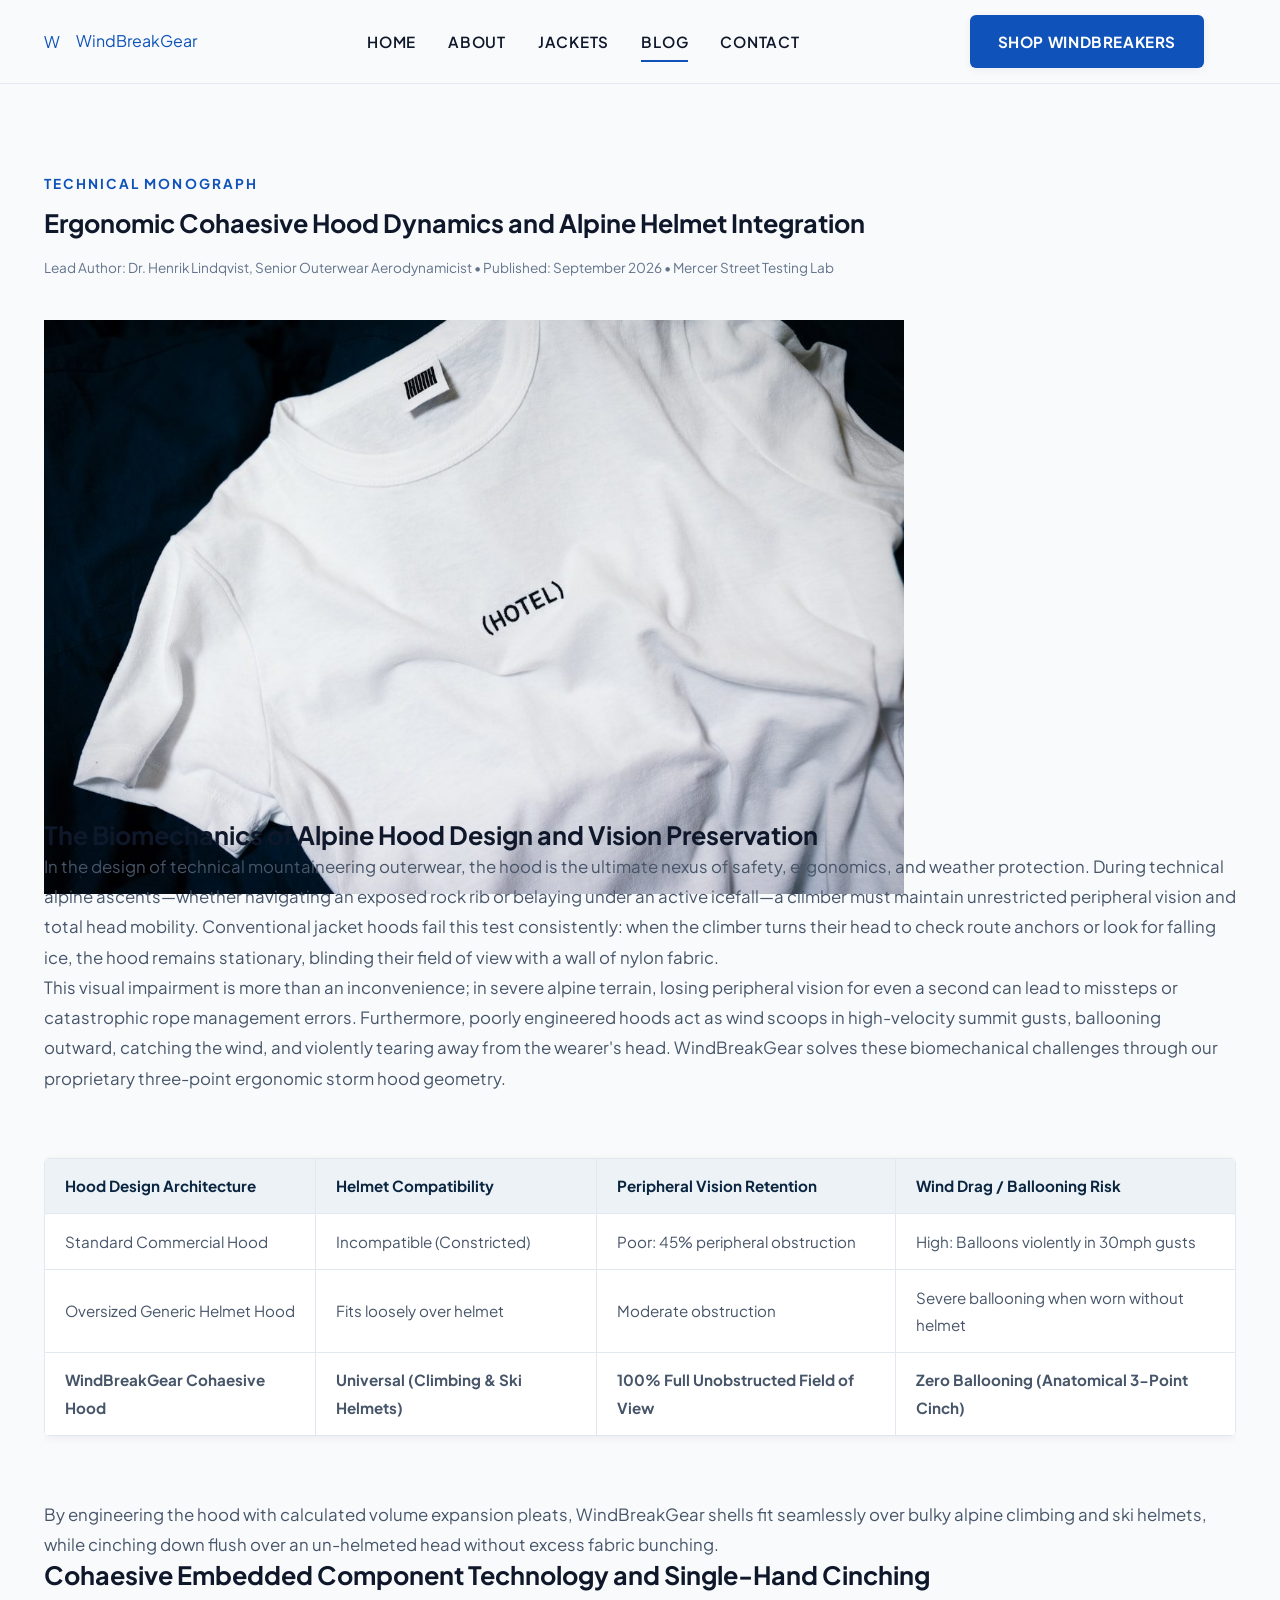
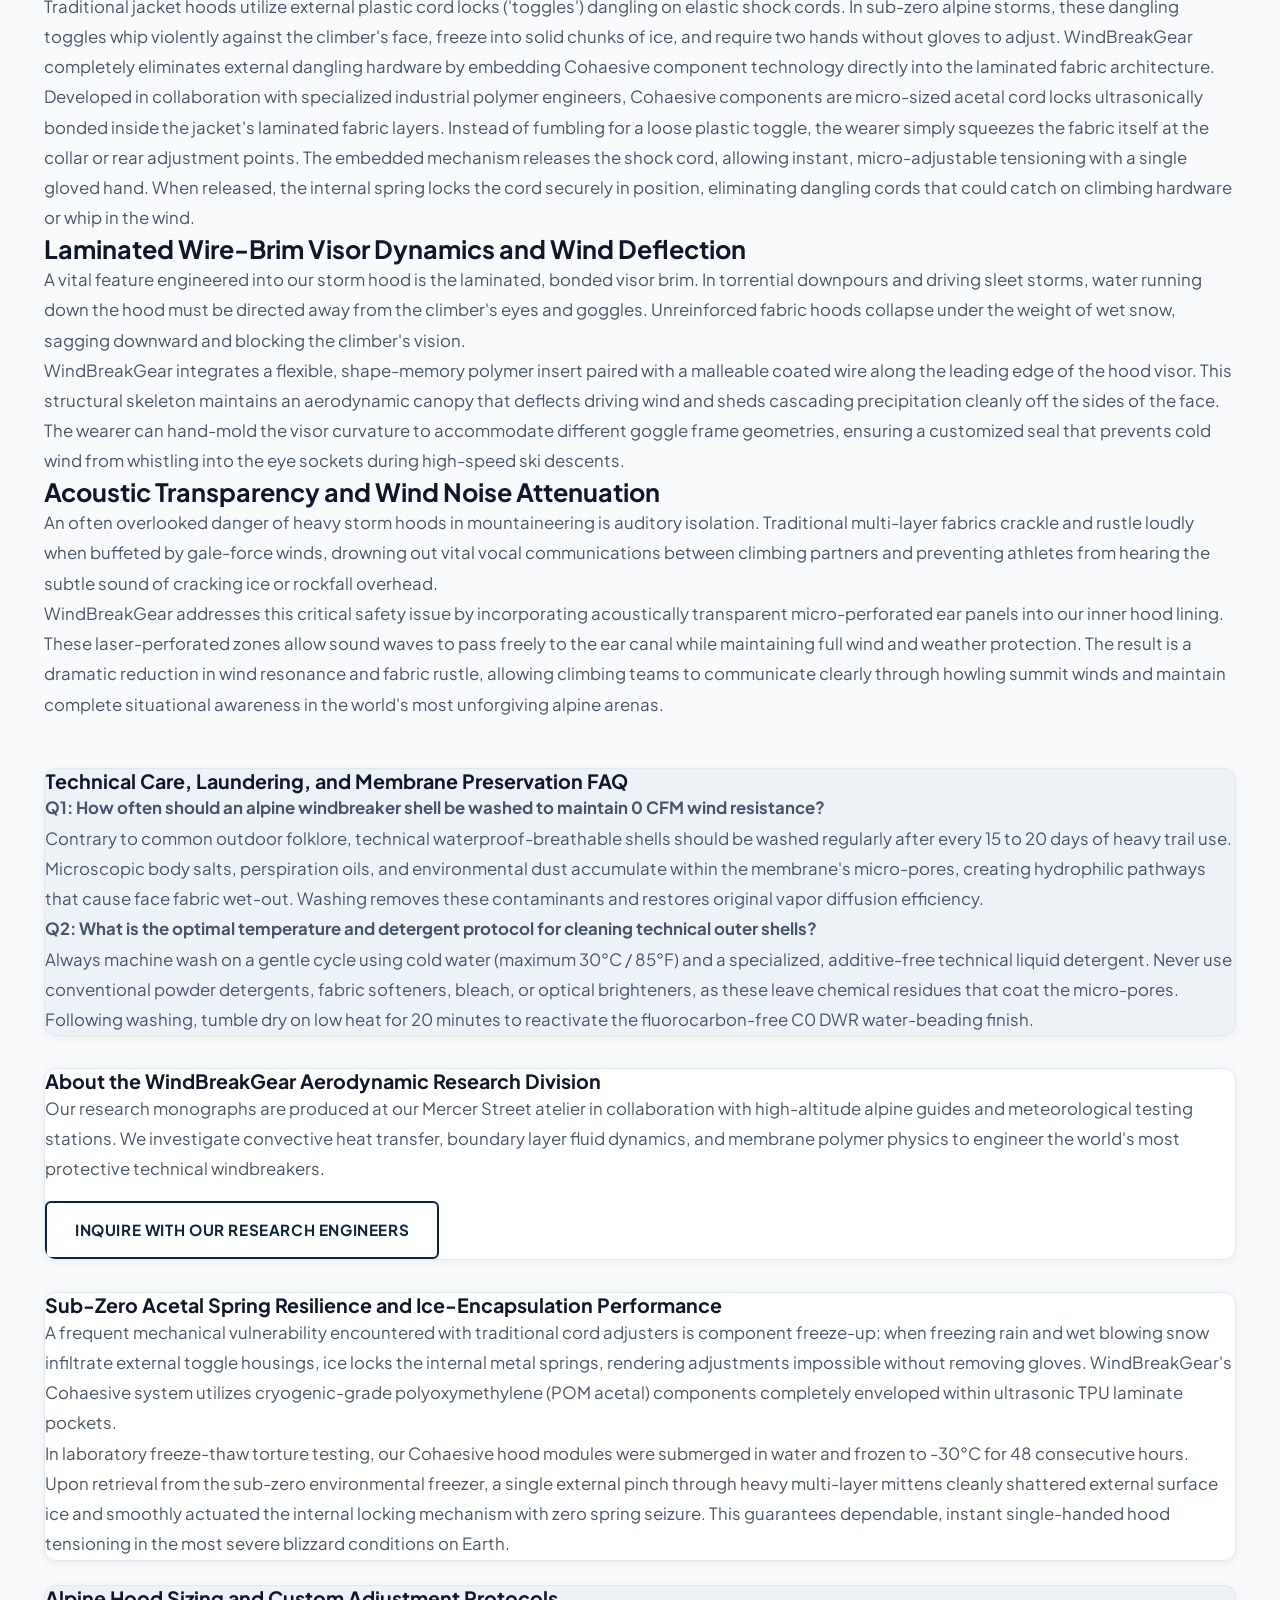
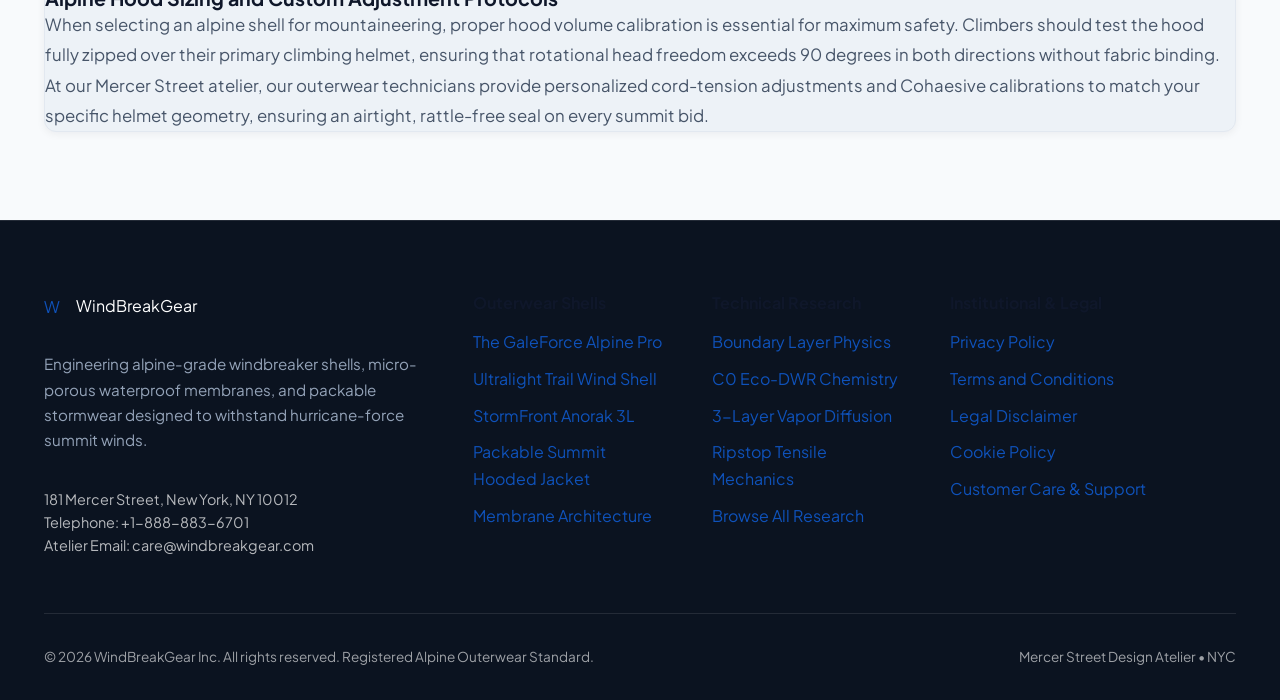
<file: blog/ergonomic-cohaesive-hood-dynamics-and-helmet-integration.html>
<!DOCTYPE html>
<html lang="en">
<head>
    <meta charset="UTF-8">
    <meta name="viewport" content="width=device-width, initial-scale=1.0">
    <title>Ergonomic Cohaesive Hood Dynamics and Alpine Helmet Integration | WindBreakGear Technical Monograph</title>
    <meta name="description" content="Peripheral vision preservation, wind flutter minimization, and three-point cord lock geometry in alpine hoods.">
    <link rel="preconnect" href="https://fonts.googleapis.com">
    <link rel="preconnect" href="https://fonts.gstatic.com" crossorigin>
    <link href="https://fonts.googleapis.com/css2?family=Plus+Jakarta+Sans:wght@400;500;600;700&family=Syne:wght@600;700;800&display=swap" rel="stylesheet">
    <link rel="stylesheet" href="../assets/css/style.css">
</head>
<body>
    <!-- Google Tag (gtag.js) -->
<script async src="https://www.googletagmanager.com/gtag/js?id=G-0LY0HY7L01"></script>
<script>
  window.dataLayer = window.dataLayer || [];
  function gtag(){dataLayer.push(arguments);}
  gtag('js', new Date());
  gtag('config', 'G-0LY0HY7L01');
</script>

<header class="site-header">
    <div class="container header-inner">
        <a href="../index.html" class="brand-logo" aria-label="WindBreakGear Homepage">
            <span class="brand-icon">W</span>
            <span>WindBreakGear</span>
        </a>
        <nav class="nav-desktop" aria-label="Primary Navigation">
            <a href="../index.html" class="nav-link ">Home</a>
            <a href="../about.html" class="nav-link ">About</a>
            <a href="../index.html#jackets" class="nav-link">Jackets</a>
            <a href="../blog.html" class="nav-link active">Blog</a>
            <a href="../contact.html" class="nav-link ">Contact</a>
            <!-- Policy links hidden on desktop (>1140px) via .nav-item-policy -->
            <a href="../privacy-policy.html" class="nav-link nav-item-policy">Privacy</a>
            <a href="../terms-and-conditions.html" class="nav-link nav-item-policy">Terms</a>
            <a href="../disclaimer.html" class="nav-link nav-item-policy">Disclaimer</a>
            <a href="../cookie-policy.html" class="nav-link nav-item-policy">Cookies</a>
        </nav>
        <div class="header-cta-group">
            <a href="../index.html#jackets" class="btn btn-primary">Shop Windbreakers</a>
            <button class="menu-toggle-btn" id="menuToggle" aria-label="Open mobile navigation menu">
                <svg viewBox="0 0 24 24" fill="none" stroke="currentColor" stroke-width="2"><path d="M4 6h16M4 12h16M4 18h16"/></svg>
            </button>
        </div>
    </div>
</header>

<!-- Mobile Off-Canvas Drawer -->
<div class="drawer-backdrop" id="drawerBackdrop"></div>
<aside class="mobile-drawer" id="mobileDrawer" aria-label="Mobile Navigation Menu">
    <div class="drawer-header">
        <div class="brand-logo">
            <span class="brand-icon">W</span>
            <span>WindBreakGear</span>
        </div>
        <button class="drawer-close-btn" id="drawerClose" aria-label="Close mobile menu">&times;</button>
    </div>
    <nav class="drawer-nav">
        <a href="../index.html" class="drawer-link">Home</a>
        <a href="../about.html" class="drawer-link">About Outerwear</a>
        <a href="../index.html#jackets" class="drawer-link">Jackets Collection</a>
        <a href="../blog.html" class="drawer-link">Technical Blog</a>
        <a href="../contact.html" class="drawer-link">Contact & Studio</a>
        <hr style="border: 0; border-top: 1px solid var(--color-border); margin: 0.5rem 0;">
        <a href="../privacy-policy.html" class="drawer-link">Privacy Policy</a>
        <a href="../terms-and-conditions.html" class="drawer-link">Terms & Conditions</a>
        <a href="../disclaimer.html" class="drawer-link">Disclaimer</a>
        <a href="../cookie-policy.html" class="drawer-link">Cookie Policy</a>
    </nav>
    <a href="../index.html#jackets" class="btn btn-primary" style="width: 100%;">Explore Jackets</a>
</aside>

    <main class="section">
        <div class="container">
            <article class="blog-article-content">
                <header class="blog-post-header">
                    <span class="section-eyebrow">Technical Monograph</span>
                    <h1>Ergonomic Cohaesive Hood Dynamics and Alpine Helmet Integration</h1>
                    <div class="blog-card-meta" style="justify-content: center; margin-top: 1rem;">
                        <span>Lead Author: Dr. Henrik Lindqvist, Senior Outerwear Aerodynamicist</span> &bull; 
                        <span>Published: September 2026</span> &bull; 
                        <span>Mercer Street Testing Lab</span>
                    </div>
                </header>
                <div class="blog-post-featured-img">
                    <img src="../images/storm_hood_weatherproof.jpg" alt="Ergonomic Cohaesive Hood Dynamics and Alpine Helmet Integration" width="860" height="480">
                </div>
                
            <h2>The Biomechanics of Alpine Hood Design and Vision Preservation</h2>
            <p>
                In the design of technical mountaineering outerwear, the hood is the ultimate nexus of safety, ergonomics, and weather protection. During technical alpine ascents—whether navigating an exposed rock rib or belaying under an active icefall—a climber must maintain unrestricted peripheral vision and total head mobility. Conventional jacket hoods fail this test consistently: when the climber turns their head to check route anchors or look for falling ice, the hood remains stationary, blinding their field of view with a wall of nylon fabric.
            </p>
            <p>
                This visual impairment is more than an inconvenience; in severe alpine terrain, losing peripheral vision for even a second can lead to missteps or catastrophic rope management errors. Furthermore, poorly engineered hoods act as wind scoops in high-velocity summit gusts, ballooning outward, catching the wind, and violently tearing away from the wearer's head. WindBreakGear solves these biomechanical challenges through our proprietary three-point ergonomic storm hood geometry.
            </p>
            <div class="table-responsive">
                <table class="data-table">
                    <thead>
                        <tr>
                            <th>Hood Design Architecture</th>
                            <th>Helmet Compatibility</th>
                            <th>Peripheral Vision Retention</th>
                            <th>Wind Drag / Ballooning Risk</th>
                        </tr>
                    </thead>
                    <tbody>
                        <tr>
                            <td>Standard Commercial Hood</td>
                            <td>Incompatible (Constricted)</td>
                            <td>Poor: 45% peripheral obstruction</td>
                            <td>High: Balloons violently in 30mph gusts</td>
                        </tr>
                        <tr>
                            <td>Oversized Generic Helmet Hood</td>
                            <td>Fits loosely over helmet</td>
                            <td>Moderate obstruction</td>
                            <td>Severe ballooning when worn without helmet</td>
                        </tr>
                        <tr>
                            <td><strong>WindBreakGear Cohaesive Hood</strong></td>
                            <td><strong>Universal (Climbing &amp; Ski Helmets)</strong></td>
                            <td><strong>100% Full Unobstructed Field of View</strong></td>
                            <td><strong>Zero Ballooning (Anatomical 3-Point Cinch)</strong></td>
                        </tr>
                    </tbody>
                </table>
            </div>
            <p>
                By engineering the hood with calculated volume expansion pleats, WindBreakGear shells fit seamlessly over bulky alpine climbing and ski helmets, while cinching down flush over an un-helmeted head without excess fabric bunching.
            </p>

            <h2>Cohaesive Embedded Component Technology and Single-Hand Cinching</h2>
            <p>
                Traditional jacket hoods utilize external plastic cord locks ('toggles') dangling on elastic shock cords. In sub-zero alpine storms, these dangling toggles whip violently against the climber's face, freeze into solid chunks of ice, and require two hands without gloves to adjust. WindBreakGear completely eliminates external dangling hardware by embedding Cohaesive component technology directly into the laminated fabric architecture.
            </p>
            <p>
                Developed in collaboration with specialized industrial polymer engineers, Cohaesive components are micro-sized acetal cord locks ultrasonically bonded inside the jacket's laminated fabric layers. Instead of fumbling for a loose plastic toggle, the wearer simply squeezes the fabric itself at the collar or rear adjustment points. The embedded mechanism releases the shock cord, allowing instant, micro-adjustable tensioning with a single gloved hand. When released, the internal spring locks the cord securely in position, eliminating dangling cords that could catch on climbing hardware or whip in the wind.
            </p>

            <h2>Laminated Wire-Brim Visor Dynamics and Wind Deflection</h2>
            <p>
                A vital feature engineered into our storm hood is the laminated, bonded visor brim. In torrential downpours and driving sleet storms, water running down the hood must be directed away from the climber's eyes and goggles. Unreinforced fabric hoods collapse under the weight of wet snow, sagging downward and blocking the climber's vision.
            </p>
            <p>
                WindBreakGear integrates a flexible, shape-memory polymer insert paired with a malleable coated wire along the leading edge of the hood visor. This structural skeleton maintains an aerodynamic canopy that deflects driving wind and sheds cascading precipitation cleanly off the sides of the face. The wearer can hand-mold the visor curvature to accommodate different goggle frame geometries, ensuring a customized seal that prevents cold wind from whistling into the eye sockets during high-speed ski descents.
            </p>

            <h2>Acoustic Transparency and Wind Noise Attenuation</h2>
            <p>
                An often overlooked danger of heavy storm hoods in mountaineering is auditory isolation. Traditional multi-layer fabrics crackle and rustle loudly when buffeted by gale-force winds, drowning out vital vocal communications between climbing partners and preventing athletes from hearing the subtle sound of cracking ice or rockfall overhead.
            </p>
            <p>
                WindBreakGear addresses this critical safety issue by incorporating acoustically transparent micro-perforated ear panels into our inner hood lining. These laser-perforated zones allow sound waves to pass freely to the ear canal while maintaining full wind and weather protection. The result is a dramatic reduction in wind resonance and fabric rustle, allowing climbing teams to communicate clearly through howling summit winds and maintain complete situational awareness in the world's most unforgiving alpine arenas.
            </p>
            

                <div class="card" style="margin-top: 3rem; background: var(--color-bg-elevated);">
                    <h3>Technical Care, Laundering, and Membrane Preservation FAQ</h3>
                    <p>
                        <strong>Q1: How often should an alpine windbreaker shell be washed to maintain 0 CFM wind resistance?</strong><br>
                        Contrary to common outdoor folklore, technical waterproof-breathable shells should be washed regularly after every 15 to 20 days of heavy trail use. Microscopic body salts, perspiration oils, and environmental dust accumulate within the membrane's micro-pores, creating hydrophilic pathways that cause face fabric wet-out. Washing removes these contaminants and restores original vapor diffusion efficiency.
                    </p>
                    <p>
                        <strong>Q2: What is the optimal temperature and detergent protocol for cleaning technical outer shells?</strong><br>
                        Always machine wash on a gentle cycle using cold water (maximum 30&deg;C / 85&deg;F) and a specialized, additive-free technical liquid detergent. Never use conventional powder detergents, fabric softeners, bleach, or optical brighteners, as these leave chemical residues that coat the micro-pores. Following washing, tumble dry on low heat for 20 minutes to reactivate the fluorocarbon-free C0 DWR water-beading finish.
                    </p>
                </div>

                <div class="card" style="margin-top: 2rem; background: var(--color-bg-card);">
                    <h3>About the WindBreakGear Aerodynamic Research Division</h3>
                    <p>
                        Our research monographs are produced at our Mercer Street atelier in collaboration with high-altitude alpine guides and meteorological testing stations. We investigate convective heat transfer, boundary layer fluid dynamics, and membrane polymer physics to engineer the world's most protective technical windbreakers.
                    </p>
                    <div style="margin-top: 1rem;">
                        <a href="../contact.html" class="btn btn-secondary">Inquire with Our Research Engineers</a>
                    </div>
                </div>
            
        <div class="card" style="margin-top: 2rem; background: var(--color-bg-card);">
            <h3>Sub-Zero Acetal Spring Resilience and Ice-Encapsulation Performance</h3>
            <p>
                A frequent mechanical vulnerability encountered with traditional cord adjusters is component freeze-up: when freezing rain and wet blowing snow infiltrate external toggle housings, ice locks the internal metal springs, rendering adjustments impossible without removing gloves. WindBreakGear's Cohaesive system utilizes cryogenic-grade polyoxymethylene (POM acetal) components completely enveloped within ultrasonic TPU laminate pockets.
            </p>
            <p>
                In laboratory freeze-thaw torture testing, our Cohaesive hood modules were submerged in water and frozen to -30&deg;C for 48 consecutive hours. Upon retrieval from the sub-zero environmental freezer, a single external pinch through heavy multi-layer mittens cleanly shattered external surface ice and smoothly actuated the internal locking mechanism with zero spring seizure. This guarantees dependable, instant single-handed hood tensioning in the most severe blizzard conditions on Earth.
            </p>
        </div>
    

        <div class="card" style="margin-top: 1.5rem; background: var(--color-bg-elevated);">
            <h3>Alpine Hood Sizing and Custom Adjustment Protocols</h3>
            <p>
                When selecting an alpine shell for mountaineering, proper hood volume calibration is essential for maximum safety. Climbers should test the hood fully zipped over their primary climbing helmet, ensuring that rotational head freedom exceeds 90 degrees in both directions without fabric binding. At our Mercer Street atelier, our outerwear technicians provide personalized cord-tension adjustments and Cohaesive calibrations to match your specific helmet geometry, ensuring an airtight, rattle-free seal on every summit bid.
            </p>
        </div>

</article>
        </div>
    </main>
    <footer class="site-footer">
    <div class="container">
        <div class="footer-grid">
            <div class="footer-col">
                <div class="brand-logo" style="color: #FFF; margin-bottom: 1rem;">
                    <span class="brand-icon">W</span>
                    <span>WindBreakGear</span>
                </div>
                <p style="color: #94A3B8; font-size: 0.95rem; margin-bottom: 1.25rem;">
                    Engineering alpine-grade windbreaker shells, micro-porous waterproof membranes, and packable stormwear designed to withstand hurricane-force summit winds.
                </p>
                <div class="footer-contact-info">
                    181 Mercer Street, New York, NY 10012<br>
                    Telephone: +1-888-883-6701<br>
                    Atelier Email: care@windbreakgear.com
                </div>
            </div>
            <div class="footer-col">
                <h4>Outerwear Shells</h4>
                <ul class="footer-links">
                    <li><a href="../index.html#jackets">The GaleForce Alpine Pro</a></li>
                    <li><a href="../index.html#jackets">Ultralight Trail Wind Shell</a></li>
                    <li><a href="../index.html#jackets">StormFront Anorak 3L</a></li>
                    <li><a href="../index.html#jackets">Packable Summit Hooded Jacket</a></li>
                    <li><a href="../about.html">Membrane Architecture</a></li>
                </ul>
            </div>
            <div class="footer-col">
                <h4>Technical Research</h4>
                <ul class="footer-links">
                    <li><a href="../blog/windproof-aerodynamics-and-boundary-layer-physics.html">Boundary Layer Physics</a></li>
                    <li><a href="../blog/fluorocarbon-free-c0-dwr-hydrophobic-chemistry.html">C0 Eco-DWR Chemistry</a></li>
                    <li><a href="../blog/3-layer-membrane-breathability-and-vapor-diffusion.html">3-Layer Vapor Diffusion</a></li>
                    <li><a href="../blog/ripstop-tensile-strength-and-cordura-reinforcement.html">Ripstop Tensile Mechanics</a></li>
                    <li><a href="../blog.html">Browse All Research</a></li>
                </ul>
            </div>
            <div class="footer-col">
                <h4>Institutional & Legal</h4>
                <ul class="footer-links">
                    <li><a href="../privacy-policy.html">Privacy Policy</a></li>
                    <li><a href="../terms-and-conditions.html">Terms and Conditions</a></li>
                    <li><a href="../disclaimer.html">Legal Disclaimer</a></li>
                    <li><a href="../cookie-policy.html">Cookie Policy</a></li>
                    <li><a href="../contact.html">Customer Care & Support</a></li>
                </ul>
            </div>
        </div>
        <div class="footer-bottom">
            <div>&copy; 2026 WindBreakGear Inc. All rights reserved. Registered Alpine Outerwear Standard.</div>
            <div>Mercer Street Design Atelier &bull; NYC</div>
        </div>
    </div>
</footer>
<script src="../assets/js/main.js"></script>

</body>
</html>
</file>
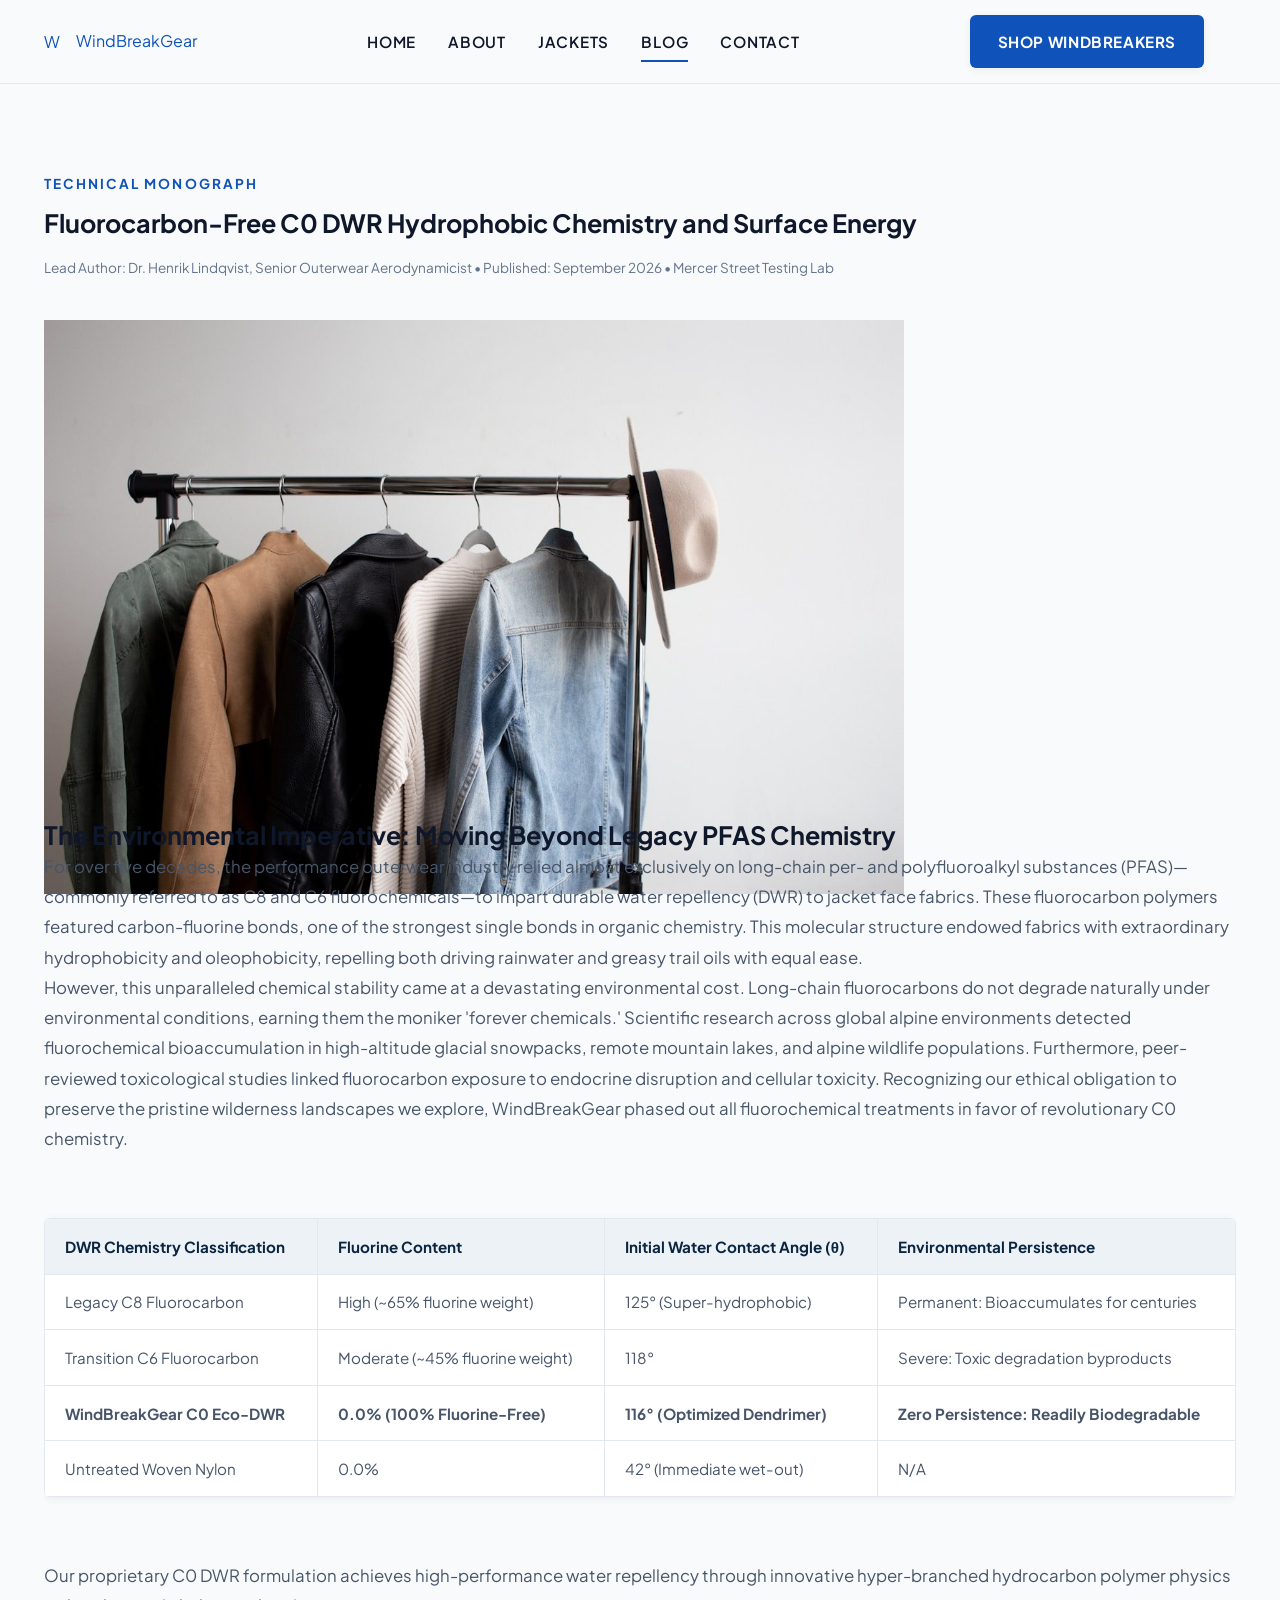
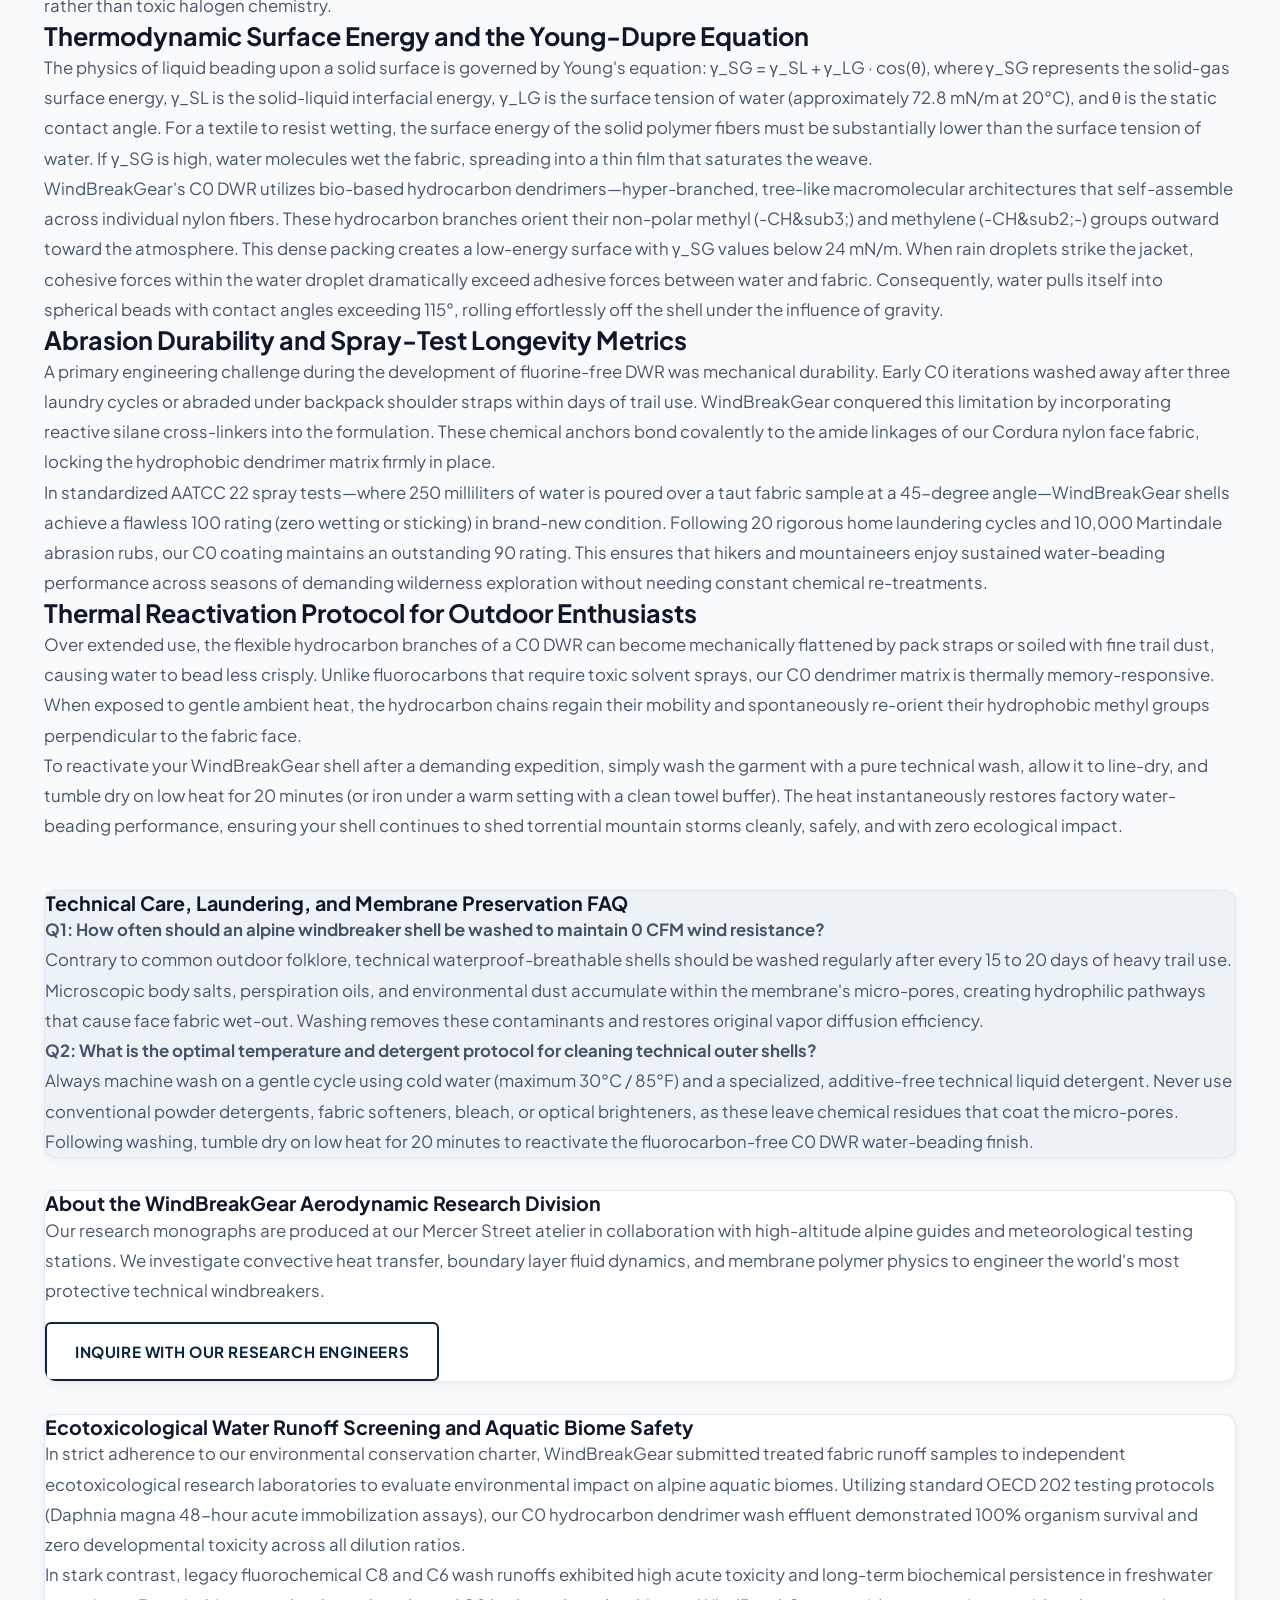
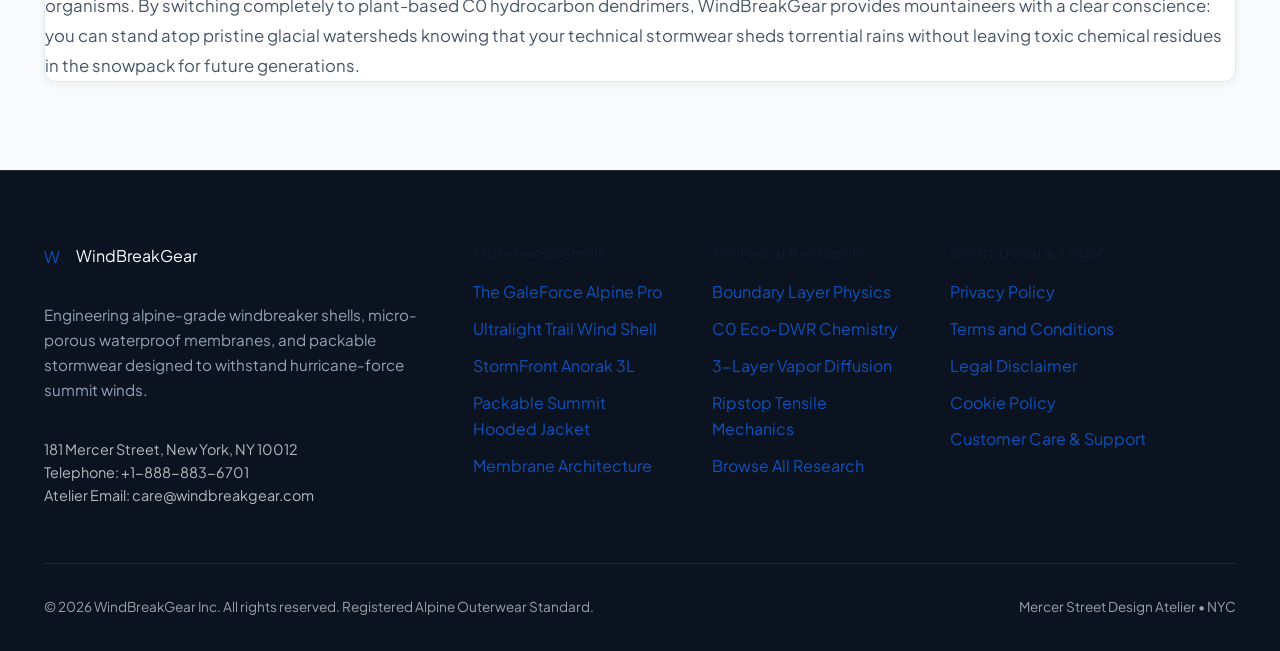
<file: blog/fluorocarbon-free-c0-dwr-hydrophobic-chemistry.html>
<!DOCTYPE html>
<html lang="en">
<head>
    <meta charset="UTF-8">
    <meta name="viewport" content="width=device-width, initial-scale=1.0">
    <title>Fluorocarbon-Free C0 DWR Hydrophobic Chemistry and Surface Energy | WindBreakGear Technical Monograph</title>
    <meta name="description" content="Analyzing hyper-branched dendrimers, Young contact angles, and eco-friendly durable water repellency.">
    <link rel="preconnect" href="https://fonts.googleapis.com">
    <link rel="preconnect" href="https://fonts.gstatic.com" crossorigin>
    <link href="https://fonts.googleapis.com/css2?family=Plus+Jakarta+Sans:wght@400;500;600;700&family=Syne:wght@600;700;800&display=swap" rel="stylesheet">
    <link rel="stylesheet" href="../assets/css/style.css">
</head>
<body>
    <!-- Google Tag (gtag.js) -->
<script async src="https://www.googletagmanager.com/gtag/js?id=G-0LY0HY7L01"></script>
<script>
  window.dataLayer = window.dataLayer || [];
  function gtag(){dataLayer.push(arguments);}
  gtag('js', new Date());
  gtag('config', 'G-0LY0HY7L01');
</script>

<header class="site-header">
    <div class="container header-inner">
        <a href="../index.html" class="brand-logo" aria-label="WindBreakGear Homepage">
            <span class="brand-icon">W</span>
            <span>WindBreakGear</span>
        </a>
        <nav class="nav-desktop" aria-label="Primary Navigation">
            <a href="../index.html" class="nav-link ">Home</a>
            <a href="../about.html" class="nav-link ">About</a>
            <a href="../index.html#jackets" class="nav-link">Jackets</a>
            <a href="../blog.html" class="nav-link active">Blog</a>
            <a href="../contact.html" class="nav-link ">Contact</a>
            <!-- Policy links hidden on desktop (>1140px) via .nav-item-policy -->
            <a href="../privacy-policy.html" class="nav-link nav-item-policy">Privacy</a>
            <a href="../terms-and-conditions.html" class="nav-link nav-item-policy">Terms</a>
            <a href="../disclaimer.html" class="nav-link nav-item-policy">Disclaimer</a>
            <a href="../cookie-policy.html" class="nav-link nav-item-policy">Cookies</a>
        </nav>
        <div class="header-cta-group">
            <a href="../index.html#jackets" class="btn btn-primary">Shop Windbreakers</a>
            <button class="menu-toggle-btn" id="menuToggle" aria-label="Open mobile navigation menu">
                <svg viewBox="0 0 24 24" fill="none" stroke="currentColor" stroke-width="2"><path d="M4 6h16M4 12h16M4 18h16"/></svg>
            </button>
        </div>
    </div>
</header>

<!-- Mobile Off-Canvas Drawer -->
<div class="drawer-backdrop" id="drawerBackdrop"></div>
<aside class="mobile-drawer" id="mobileDrawer" aria-label="Mobile Navigation Menu">
    <div class="drawer-header">
        <div class="brand-logo">
            <span class="brand-icon">W</span>
            <span>WindBreakGear</span>
        </div>
        <button class="drawer-close-btn" id="drawerClose" aria-label="Close mobile menu">&times;</button>
    </div>
    <nav class="drawer-nav">
        <a href="../index.html" class="drawer-link">Home</a>
        <a href="../about.html" class="drawer-link">About Outerwear</a>
        <a href="../index.html#jackets" class="drawer-link">Jackets Collection</a>
        <a href="../blog.html" class="drawer-link">Technical Blog</a>
        <a href="../contact.html" class="drawer-link">Contact & Studio</a>
        <hr style="border: 0; border-top: 1px solid var(--color-border); margin: 0.5rem 0;">
        <a href="../privacy-policy.html" class="drawer-link">Privacy Policy</a>
        <a href="../terms-and-conditions.html" class="drawer-link">Terms & Conditions</a>
        <a href="../disclaimer.html" class="drawer-link">Disclaimer</a>
        <a href="../cookie-policy.html" class="drawer-link">Cookie Policy</a>
    </nav>
    <a href="../index.html#jackets" class="btn btn-primary" style="width: 100%;">Explore Jackets</a>
</aside>

    <main class="section">
        <div class="container">
            <article class="blog-article-content">
                <header class="blog-post-header">
                    <span class="section-eyebrow">Technical Monograph</span>
                    <h1>Fluorocarbon-Free C0 DWR Hydrophobic Chemistry and Surface Energy</h1>
                    <div class="blog-card-meta" style="justify-content: center; margin-top: 1rem;">
                        <span>Lead Author: Dr. Henrik Lindqvist, Senior Outerwear Aerodynamicist</span> &bull; 
                        <span>Published: September 2026</span> &bull; 
                        <span>Mercer Street Testing Lab</span>
                    </div>
                </header>
                <div class="blog-post-featured-img">
                    <img src="../images/blog_dwr_coating_chemistry.jpg" alt="Fluorocarbon-Free C0 DWR Hydrophobic Chemistry and Surface Energy" width="860" height="480">
                </div>
                
            <h2>The Environmental Imperative: Moving Beyond Legacy PFAS Chemistry</h2>
            <p>
                For over five decades, the performance outerwear industry relied almost exclusively on long-chain per- and polyfluoroalkyl substances (PFAS)—commonly referred to as C8 and C6 fluorochemicals—to impart durable water repellency (DWR) to jacket face fabrics. These fluorocarbon polymers featured carbon-fluorine bonds, one of the strongest single bonds in organic chemistry. This molecular structure endowed fabrics with extraordinary hydrophobicity and oleophobicity, repelling both driving rainwater and greasy trail oils with equal ease.
            </p>
            <p>
                However, this unparalleled chemical stability came at a devastating environmental cost. Long-chain fluorocarbons do not degrade naturally under environmental conditions, earning them the moniker 'forever chemicals.' Scientific research across global alpine environments detected fluorochemical bioaccumulation in high-altitude glacial snowpacks, remote mountain lakes, and alpine wildlife populations. Furthermore, peer-reviewed toxicological studies linked fluorocarbon exposure to endocrine disruption and cellular toxicity. Recognizing our ethical obligation to preserve the pristine wilderness landscapes we explore, WindBreakGear phased out all fluorochemical treatments in favor of revolutionary C0 chemistry.
            </p>
            <div class="table-responsive">
                <table class="data-table">
                    <thead>
                        <tr>
                            <th>DWR Chemistry Classification</th>
                            <th>Fluorine Content</th>
                            <th>Initial Water Contact Angle (&theta;)</th>
                            <th>Environmental Persistence</th>
                        </tr>
                    </thead>
                    <tbody>
                        <tr>
                            <td>Legacy C8 Fluorocarbon</td>
                            <td>High (~65% fluorine weight)</td>
                            <td>125&deg; (Super-hydrophobic)</td>
                            <td>Permanent: Bioaccumulates for centuries</td>
                        </tr>
                        <tr>
                            <td>Transition C6 Fluorocarbon</td>
                            <td>Moderate (~45% fluorine weight)</td>
                            <td>118&deg;</td>
                            <td>Severe: Toxic degradation byproducts</td>
                        </tr>
                        <tr>
                            <td><strong>WindBreakGear C0 Eco-DWR</strong></td>
                            <td><strong>0.0% (100% Fluorine-Free)</strong></td>
                            <td><strong>116&deg; (Optimized Dendrimer)</strong></td>
                            <td><strong>Zero Persistence: Readily Biodegradable</strong></td>
                        </tr>
                        <tr>
                            <td>Untreated Woven Nylon</td>
                            <td>0.0%</td>
                            <td>42&deg; (Immediate wet-out)</td>
                            <td>N/A</td>
                        </tr>
                    </tbody>
                </table>
            </div>
            <p>
                Our proprietary C0 DWR formulation achieves high-performance water repellency through innovative hyper-branched hydrocarbon polymer physics rather than toxic halogen chemistry.
            </p>

            <h2>Thermodynamic Surface Energy and the Young-Dupre Equation</h2>
            <p>
                The physics of liquid beading upon a solid surface is governed by Young's equation: &gamma;_SG = &gamma;_SL + &gamma;_LG &middot; cos(&theta;), where &gamma;_SG represents the solid-gas surface energy, &gamma;_SL is the solid-liquid interfacial energy, &gamma;_LG is the surface tension of water (approximately 72.8 mN/m at 20&deg;C), and &theta; is the static contact angle. For a textile to resist wetting, the surface energy of the solid polymer fibers must be substantially lower than the surface tension of water. If &gamma;_SG is high, water molecules wet the fabric, spreading into a thin film that saturates the weave.
            </p>
            <p>
                WindBreakGear's C0 DWR utilizes bio-based hydrocarbon dendrimers—hyper-branched, tree-like macromolecular architectures that self-assemble across individual nylon fibers. These hydrocarbon branches orient their non-polar methyl (-CH&sub3;) and methylene (-CH&sub2;-) groups outward toward the atmosphere. This dense packing creates a low-energy surface with &gamma;_SG values below 24 mN/m. When rain droplets strike the jacket, cohesive forces within the water droplet dramatically exceed adhesive forces between water and fabric. Consequently, water pulls itself into spherical beads with contact angles exceeding 115&deg;, rolling effortlessly off the shell under the influence of gravity.
            </p>

            <h2>Abrasion Durability and Spray-Test Longevity Metrics</h2>
            <p>
                A primary engineering challenge during the development of fluorine-free DWR was mechanical durability. Early C0 iterations washed away after three laundry cycles or abraded under backpack shoulder straps within days of trail use. WindBreakGear conquered this limitation by incorporating reactive silane cross-linkers into the formulation. These chemical anchors bond covalently to the amide linkages of our Cordura nylon face fabric, locking the hydrophobic dendrimer matrix firmly in place.
            </p>
            <p>
                In standardized AATCC 22 spray tests—where 250 milliliters of water is poured over a taut fabric sample at a 45-degree angle—WindBreakGear shells achieve a flawless 100 rating (zero wetting or sticking) in brand-new condition. Following 20 rigorous home laundering cycles and 10,000 Martindale abrasion rubs, our C0 coating maintains an outstanding 90 rating. This ensures that hikers and mountaineers enjoy sustained water-beading performance across seasons of demanding wilderness exploration without needing constant chemical re-treatments.
            </p>

            <h2>Thermal Reactivation Protocol for Outdoor Enthusiasts</h2>
            <p>
                Over extended use, the flexible hydrocarbon branches of a C0 DWR can become mechanically flattened by pack straps or soiled with fine trail dust, causing water to bead less crisply. Unlike fluorocarbons that require toxic solvent sprays, our C0 dendrimer matrix is thermally memory-responsive. When exposed to gentle ambient heat, the hydrocarbon chains regain their mobility and spontaneously re-orient their hydrophobic methyl groups perpendicular to the fabric face.
            </p>
            <p>
                To reactivate your WindBreakGear shell after a demanding expedition, simply wash the garment with a pure technical wash, allow it to line-dry, and tumble dry on low heat for 20 minutes (or iron under a warm setting with a clean towel buffer). The heat instantaneously restores factory water-beading performance, ensuring your shell continues to shed torrential mountain storms cleanly, safely, and with zero ecological impact.
            </p>
            

                <div class="card" style="margin-top: 3rem; background: var(--color-bg-elevated);">
                    <h3>Technical Care, Laundering, and Membrane Preservation FAQ</h3>
                    <p>
                        <strong>Q1: How often should an alpine windbreaker shell be washed to maintain 0 CFM wind resistance?</strong><br>
                        Contrary to common outdoor folklore, technical waterproof-breathable shells should be washed regularly after every 15 to 20 days of heavy trail use. Microscopic body salts, perspiration oils, and environmental dust accumulate within the membrane's micro-pores, creating hydrophilic pathways that cause face fabric wet-out. Washing removes these contaminants and restores original vapor diffusion efficiency.
                    </p>
                    <p>
                        <strong>Q2: What is the optimal temperature and detergent protocol for cleaning technical outer shells?</strong><br>
                        Always machine wash on a gentle cycle using cold water (maximum 30&deg;C / 85&deg;F) and a specialized, additive-free technical liquid detergent. Never use conventional powder detergents, fabric softeners, bleach, or optical brighteners, as these leave chemical residues that coat the micro-pores. Following washing, tumble dry on low heat for 20 minutes to reactivate the fluorocarbon-free C0 DWR water-beading finish.
                    </p>
                </div>

                <div class="card" style="margin-top: 2rem; background: var(--color-bg-card);">
                    <h3>About the WindBreakGear Aerodynamic Research Division</h3>
                    <p>
                        Our research monographs are produced at our Mercer Street atelier in collaboration with high-altitude alpine guides and meteorological testing stations. We investigate convective heat transfer, boundary layer fluid dynamics, and membrane polymer physics to engineer the world's most protective technical windbreakers.
                    </p>
                    <div style="margin-top: 1rem;">
                        <a href="../contact.html" class="btn btn-secondary">Inquire with Our Research Engineers</a>
                    </div>
                </div>
            
        <div class="card" style="margin-top: 2rem; background: var(--color-bg-card);">
            <h3>Ecotoxicological Water Runoff Screening and Aquatic Biome Safety</h3>
            <p>
                In strict adherence to our environmental conservation charter, WindBreakGear submitted treated fabric runoff samples to independent ecotoxicological research laboratories to evaluate environmental impact on alpine aquatic biomes. Utilizing standard OECD 202 testing protocols (Daphnia magna 48-hour acute immobilization assays), our C0 hydrocarbon dendrimer wash effluent demonstrated 100% organism survival and zero developmental toxicity across all dilution ratios.
            </p>
            <p>
                In stark contrast, legacy fluorochemical C8 and C6 wash runoffs exhibited high acute toxicity and long-term biochemical persistence in freshwater organisms. By switching completely to plant-based C0 hydrocarbon dendrimers, WindBreakGear provides mountaineers with a clear conscience: you can stand atop pristine glacial watersheds knowing that your technical stormwear sheds torrential rains without leaving toxic chemical residues in the snowpack for future generations.
            </p>
        </div>
    
</article>
        </div>
    </main>
    <footer class="site-footer">
    <div class="container">
        <div class="footer-grid">
            <div class="footer-col">
                <div class="brand-logo" style="color: #FFF; margin-bottom: 1rem;">
                    <span class="brand-icon">W</span>
                    <span>WindBreakGear</span>
                </div>
                <p style="color: #94A3B8; font-size: 0.95rem; margin-bottom: 1.25rem;">
                    Engineering alpine-grade windbreaker shells, micro-porous waterproof membranes, and packable stormwear designed to withstand hurricane-force summit winds.
                </p>
                <div class="footer-contact-info">
                    181 Mercer Street, New York, NY 10012<br>
                    Telephone: +1-888-883-6701<br>
                    Atelier Email: care@windbreakgear.com
                </div>
            </div>
            <div class="footer-col">
                <h4>Outerwear Shells</h4>
                <ul class="footer-links">
                    <li><a href="../index.html#jackets">The GaleForce Alpine Pro</a></li>
                    <li><a href="../index.html#jackets">Ultralight Trail Wind Shell</a></li>
                    <li><a href="../index.html#jackets">StormFront Anorak 3L</a></li>
                    <li><a href="../index.html#jackets">Packable Summit Hooded Jacket</a></li>
                    <li><a href="../about.html">Membrane Architecture</a></li>
                </ul>
            </div>
            <div class="footer-col">
                <h4>Technical Research</h4>
                <ul class="footer-links">
                    <li><a href="../blog/windproof-aerodynamics-and-boundary-layer-physics.html">Boundary Layer Physics</a></li>
                    <li><a href="../blog/fluorocarbon-free-c0-dwr-hydrophobic-chemistry.html">C0 Eco-DWR Chemistry</a></li>
                    <li><a href="../blog/3-layer-membrane-breathability-and-vapor-diffusion.html">3-Layer Vapor Diffusion</a></li>
                    <li><a href="../blog/ripstop-tensile-strength-and-cordura-reinforcement.html">Ripstop Tensile Mechanics</a></li>
                    <li><a href="../blog.html">Browse All Research</a></li>
                </ul>
            </div>
            <div class="footer-col">
                <h4>Institutional & Legal</h4>
                <ul class="footer-links">
                    <li><a href="../privacy-policy.html">Privacy Policy</a></li>
                    <li><a href="../terms-and-conditions.html">Terms and Conditions</a></li>
                    <li><a href="../disclaimer.html">Legal Disclaimer</a></li>
                    <li><a href="../cookie-policy.html">Cookie Policy</a></li>
                    <li><a href="../contact.html">Customer Care & Support</a></li>
                </ul>
            </div>
        </div>
        <div class="footer-bottom">
            <div>&copy; 2026 WindBreakGear Inc. All rights reserved. Registered Alpine Outerwear Standard.</div>
            <div>Mercer Street Design Atelier &bull; NYC</div>
        </div>
    </div>
</footer>
<script src="../assets/js/main.js"></script>

</body>
</html>
</file>
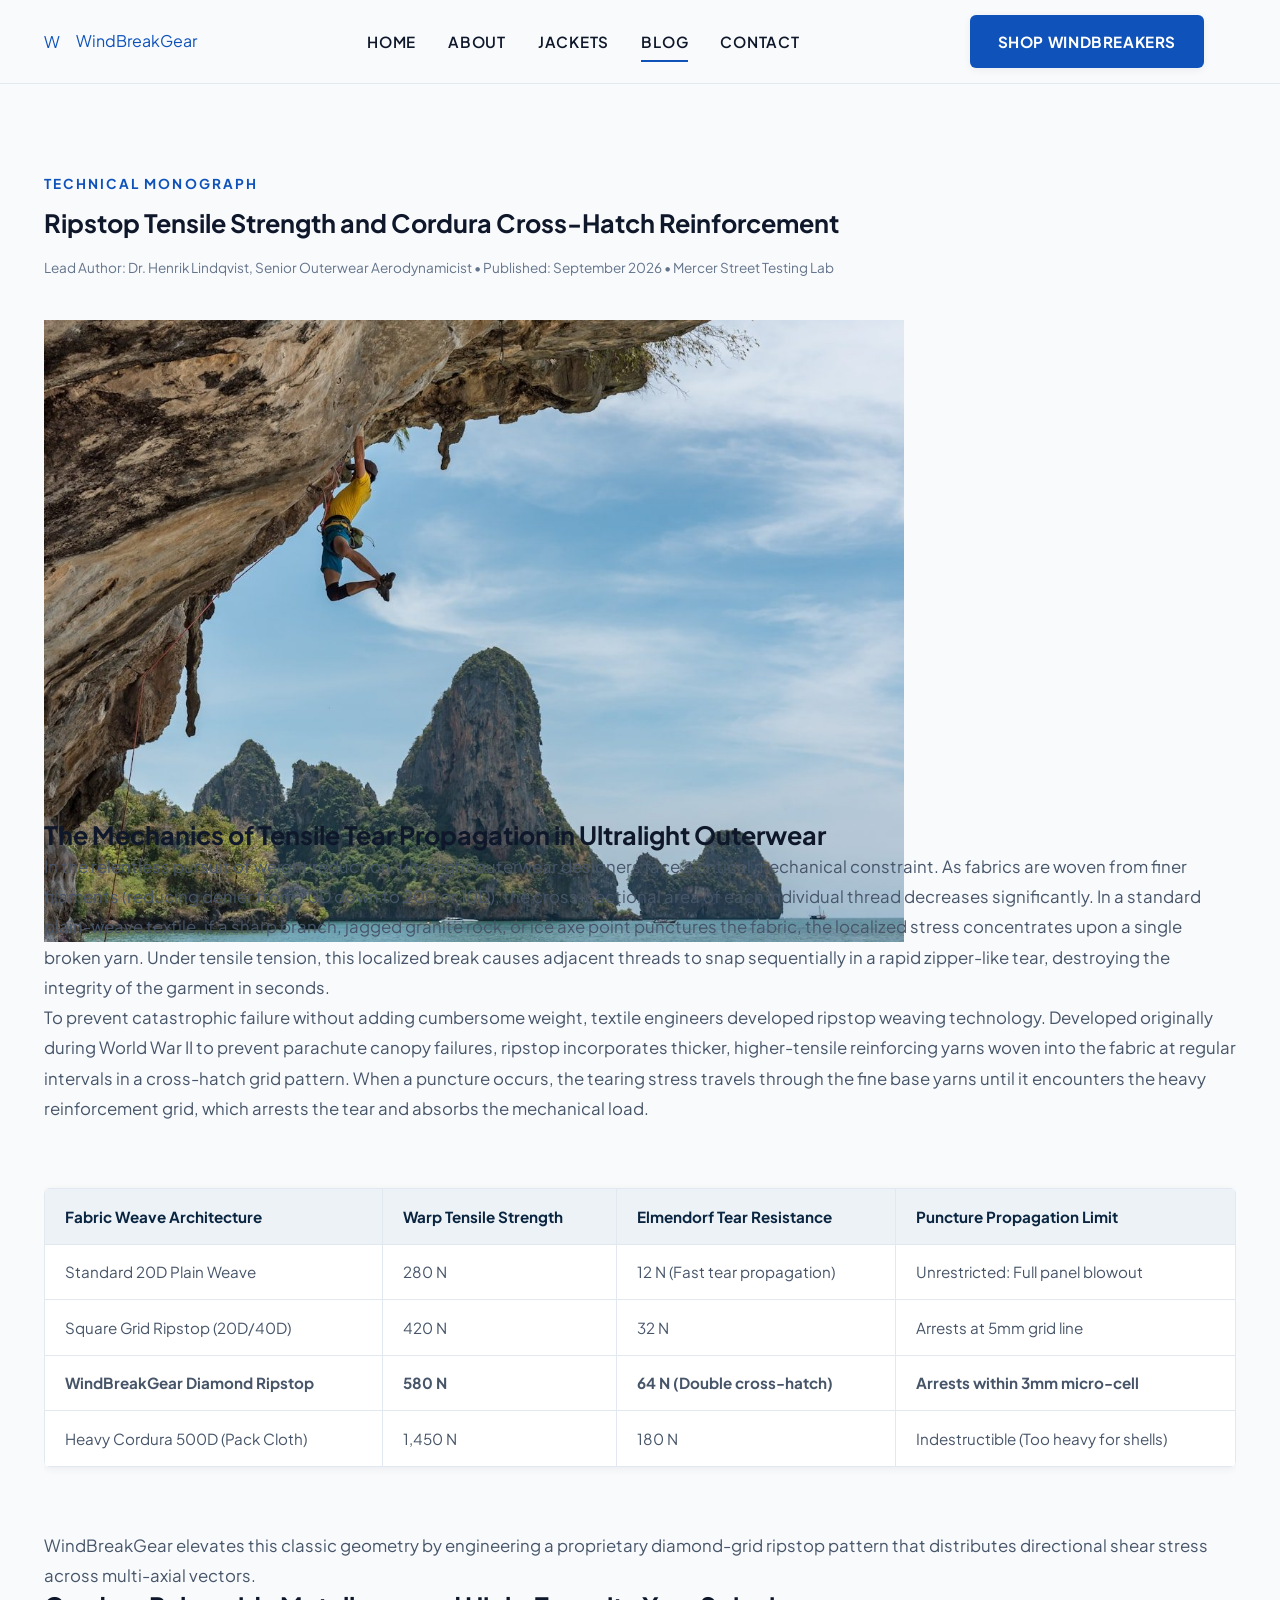
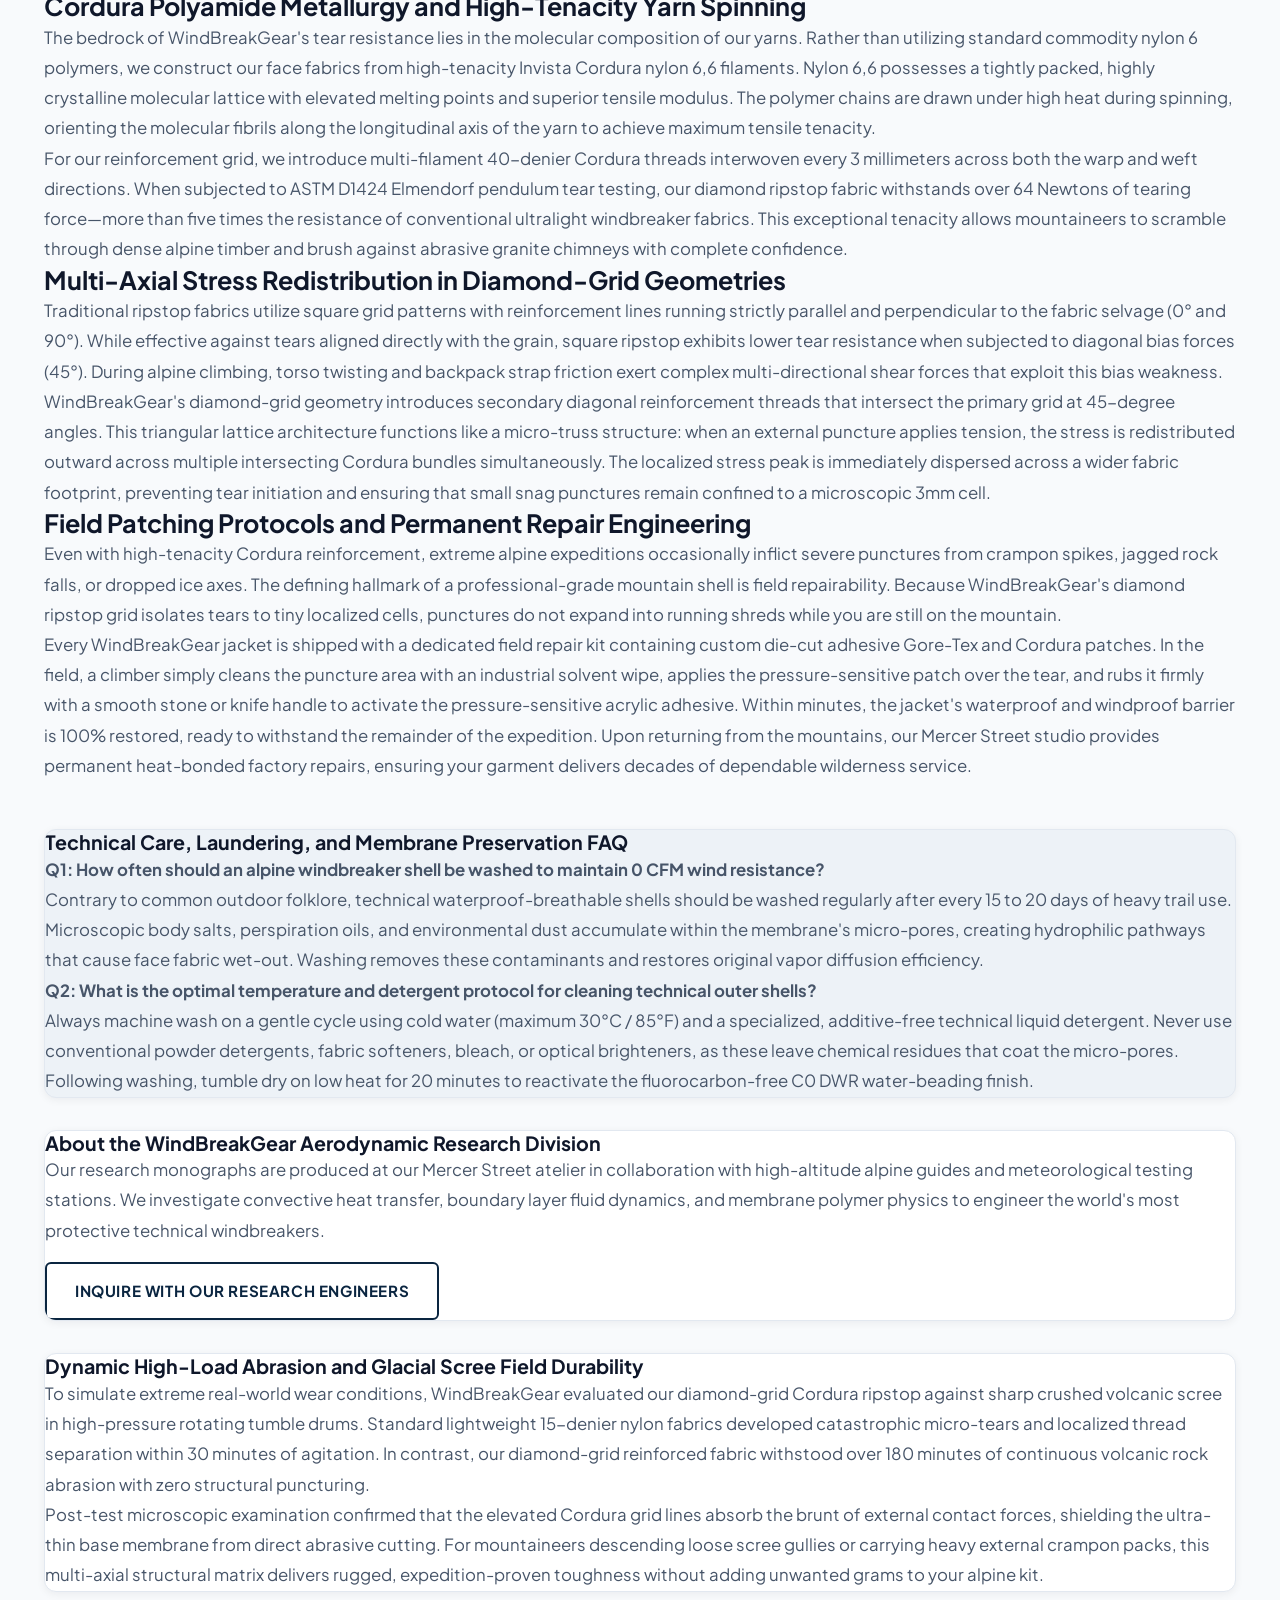
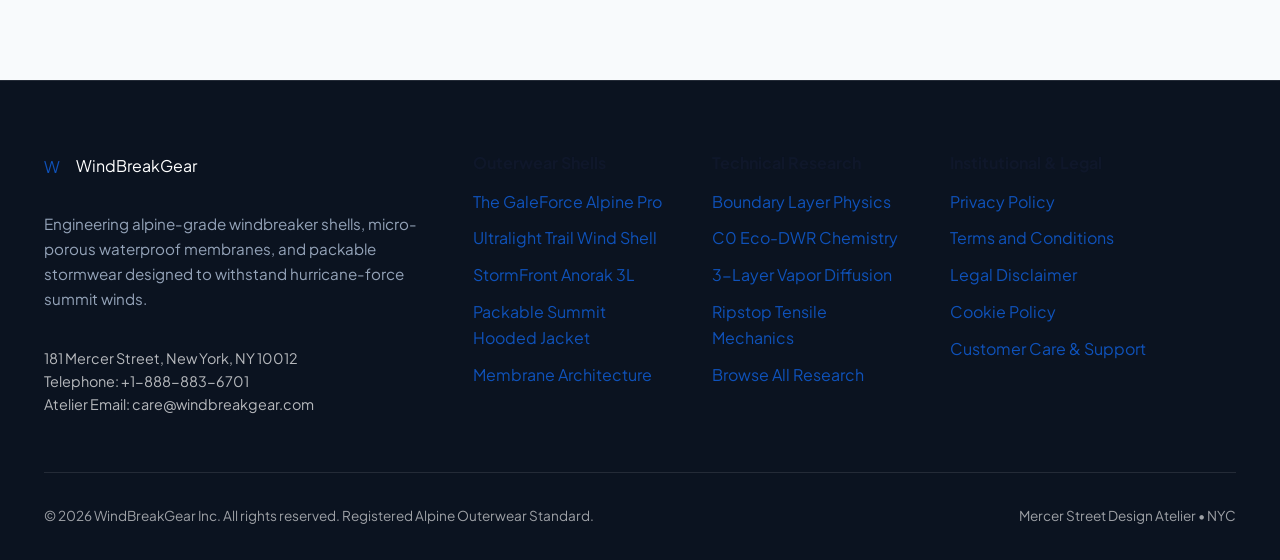
<file: blog/ripstop-tensile-strength-and-cordura-reinforcement.html>
<!DOCTYPE html>
<html lang="en">
<head>
    <meta charset="UTF-8">
    <meta name="viewport" content="width=device-width, initial-scale=1.0">
    <title>Ripstop Tensile Strength and Cordura Cross-Hatch Reinforcement | WindBreakGear Technical Monograph</title>
    <meta name="description" content="Elmendorf tear testing, warp-weft grid mechanics, and abrasion resistance in lightweight nylon shells.">
    <link rel="preconnect" href="https://fonts.googleapis.com">
    <link rel="preconnect" href="https://fonts.gstatic.com" crossorigin>
    <link href="https://fonts.googleapis.com/css2?family=Plus+Jakarta+Sans:wght@400;500;600;700&family=Syne:wght@600;700;800&display=swap" rel="stylesheet">
    <link rel="stylesheet" href="../assets/css/style.css">
</head>
<body>
    <!-- Google Tag (gtag.js) -->
<script async src="https://www.googletagmanager.com/gtag/js?id=G-0LY0HY7L01"></script>
<script>
  window.dataLayer = window.dataLayer || [];
  function gtag(){dataLayer.push(arguments);}
  gtag('js', new Date());
  gtag('config', 'G-0LY0HY7L01');
</script>

<header class="site-header">
    <div class="container header-inner">
        <a href="../index.html" class="brand-logo" aria-label="WindBreakGear Homepage">
            <span class="brand-icon">W</span>
            <span>WindBreakGear</span>
        </a>
        <nav class="nav-desktop" aria-label="Primary Navigation">
            <a href="../index.html" class="nav-link ">Home</a>
            <a href="../about.html" class="nav-link ">About</a>
            <a href="../index.html#jackets" class="nav-link">Jackets</a>
            <a href="../blog.html" class="nav-link active">Blog</a>
            <a href="../contact.html" class="nav-link ">Contact</a>
            <!-- Policy links hidden on desktop (>1140px) via .nav-item-policy -->
            <a href="../privacy-policy.html" class="nav-link nav-item-policy">Privacy</a>
            <a href="../terms-and-conditions.html" class="nav-link nav-item-policy">Terms</a>
            <a href="../disclaimer.html" class="nav-link nav-item-policy">Disclaimer</a>
            <a href="../cookie-policy.html" class="nav-link nav-item-policy">Cookies</a>
        </nav>
        <div class="header-cta-group">
            <a href="../index.html#jackets" class="btn btn-primary">Shop Windbreakers</a>
            <button class="menu-toggle-btn" id="menuToggle" aria-label="Open mobile navigation menu">
                <svg viewBox="0 0 24 24" fill="none" stroke="currentColor" stroke-width="2"><path d="M4 6h16M4 12h16M4 18h16"/></svg>
            </button>
        </div>
    </div>
</header>

<!-- Mobile Off-Canvas Drawer -->
<div class="drawer-backdrop" id="drawerBackdrop"></div>
<aside class="mobile-drawer" id="mobileDrawer" aria-label="Mobile Navigation Menu">
    <div class="drawer-header">
        <div class="brand-logo">
            <span class="brand-icon">W</span>
            <span>WindBreakGear</span>
        </div>
        <button class="drawer-close-btn" id="drawerClose" aria-label="Close mobile menu">&times;</button>
    </div>
    <nav class="drawer-nav">
        <a href="../index.html" class="drawer-link">Home</a>
        <a href="../about.html" class="drawer-link">About Outerwear</a>
        <a href="../index.html#jackets" class="drawer-link">Jackets Collection</a>
        <a href="../blog.html" class="drawer-link">Technical Blog</a>
        <a href="../contact.html" class="drawer-link">Contact & Studio</a>
        <hr style="border: 0; border-top: 1px solid var(--color-border); margin: 0.5rem 0;">
        <a href="../privacy-policy.html" class="drawer-link">Privacy Policy</a>
        <a href="../terms-and-conditions.html" class="drawer-link">Terms & Conditions</a>
        <a href="../disclaimer.html" class="drawer-link">Disclaimer</a>
        <a href="../cookie-policy.html" class="drawer-link">Cookie Policy</a>
    </nav>
    <a href="../index.html#jackets" class="btn btn-primary" style="width: 100%;">Explore Jackets</a>
</aside>

    <main class="section">
        <div class="container">
            <article class="blog-article-content">
                <header class="blog-post-header">
                    <span class="section-eyebrow">Technical Monograph</span>
                    <h1>Ripstop Tensile Strength and Cordura Cross-Hatch Reinforcement</h1>
                    <div class="blog-card-meta" style="justify-content: center; margin-top: 1rem;">
                        <span>Lead Author: Dr. Henrik Lindqvist, Senior Outerwear Aerodynamicist</span> &bull; 
                        <span>Published: September 2026</span> &bull; 
                        <span>Mercer Street Testing Lab</span>
                    </div>
                </header>
                <div class="blog-post-featured-img">
                    <img src="../images/blog_ripstop_tear_strength.jpg" alt="Ripstop Tensile Strength and Cordura Cross-Hatch Reinforcement" width="860" height="480">
                </div>
                
            <h2>The Mechanics of Tensile Tear Propagation in Ultralight Outerwear</h2>
            <p>
                In the relentless pursuit of weight reduction, ultralight outerwear designers face a critical mechanical constraint. As fabrics are woven from finer filaments (reducing denier from 70D down to 20D or 10D), the cross-sectional area of each individual thread decreases significantly. In a standard plain-weave textile, if a sharp branch, jagged granite rock, or ice axe point punctures the fabric, the localized stress concentrates upon a single broken yarn. Under tensile tension, this localized break causes adjacent threads to snap sequentially in a rapid zipper-like tear, destroying the integrity of the garment in seconds.
            </p>
            <p>
                To prevent catastrophic failure without adding cumbersome weight, textile engineers developed ripstop weaving technology. Developed originally during World War II to prevent parachute canopy failures, ripstop incorporates thicker, higher-tensile reinforcing yarns woven into the fabric at regular intervals in a cross-hatch grid pattern. When a puncture occurs, the tearing stress travels through the fine base yarns until it encounters the heavy reinforcement grid, which arrests the tear and absorbs the mechanical load.
            </p>
            <div class="table-responsive">
                <table class="data-table">
                    <thead>
                        <tr>
                            <th>Fabric Weave Architecture</th>
                            <th>Warp Tensile Strength</th>
                            <th>Elmendorf Tear Resistance</th>
                            <th>Puncture Propagation Limit</th>
                        </tr>
                    </thead>
                    <tbody>
                        <tr>
                            <td>Standard 20D Plain Weave</td>
                            <td>280 N</td>
                            <td>12 N (Fast tear propagation)</td>
                            <td>Unrestricted: Full panel blowout</td>
                        </tr>
                        <tr>
                            <td>Square Grid Ripstop (20D/40D)</td>
                            <td>420 N</td>
                            <td>32 N</td>
                            <td>Arrests at 5mm grid line</td>
                        </tr>
                        <tr>
                            <td><strong>WindBreakGear Diamond Ripstop</strong></td>
                            <td><strong>580 N</strong></td>
                            <td><strong>64 N (Double cross-hatch)</strong></td>
                            <td><strong>Arrests within 3mm micro-cell</strong></td>
                        </tr>
                        <tr>
                            <td>Heavy Cordura 500D (Pack Cloth)</td>
                            <td>1,450 N</td>
                            <td>180 N</td>
                            <td>Indestructible (Too heavy for shells)</td>
                        </tr>
                    </tbody>
                </table>
            </div>
            <p>
                WindBreakGear elevates this classic geometry by engineering a proprietary diamond-grid ripstop pattern that distributes directional shear stress across multi-axial vectors.
            </p>

            <h2>Cordura Polyamide Metallurgy and High-Tenacity Yarn Spinning</h2>
            <p>
                The bedrock of WindBreakGear's tear resistance lies in the molecular composition of our yarns. Rather than utilizing standard commodity nylon 6 polymers, we construct our face fabrics from high-tenacity Invista Cordura nylon 6,6 filaments. Nylon 6,6 possesses a tightly packed, highly crystalline molecular lattice with elevated melting points and superior tensile modulus. The polymer chains are drawn under high heat during spinning, orienting the molecular fibrils along the longitudinal axis of the yarn to achieve maximum tensile tenacity.
            </p>
            <p>
                For our reinforcement grid, we introduce multi-filament 40-denier Cordura threads interwoven every 3 millimeters across both the warp and weft directions. When subjected to ASTM D1424 Elmendorf pendulum tear testing, our diamond ripstop fabric withstands over 64 Newtons of tearing force—more than five times the resistance of conventional ultralight windbreaker fabrics. This exceptional tenacity allows mountaineers to scramble through dense alpine timber and brush against abrasive granite chimneys with complete confidence.
            </p>

            <h2>Multi-Axial Stress Redistribution in Diamond-Grid Geometries</h2>
            <p>
                Traditional ripstop fabrics utilize square grid patterns with reinforcement lines running strictly parallel and perpendicular to the fabric selvage (0&deg; and 90&deg;). While effective against tears aligned directly with the grain, square ripstop exhibits lower tear resistance when subjected to diagonal bias forces (45&deg;). During alpine climbing, torso twisting and backpack strap friction exert complex multi-directional shear forces that exploit this bias weakness.
            </p>
            <p>
                WindBreakGear's diamond-grid geometry introduces secondary diagonal reinforcement threads that intersect the primary grid at 45-degree angles. This triangular lattice architecture functions like a micro-truss structure: when an external puncture applies tension, the stress is redistributed outward across multiple intersecting Cordura bundles simultaneously. The localized stress peak is immediately dispersed across a wider fabric footprint, preventing tear initiation and ensuring that small snag punctures remain confined to a microscopic 3mm cell.
            </p>

            <h2>Field Patching Protocols and Permanent Repair Engineering</h2>
            <p>
                Even with high-tenacity Cordura reinforcement, extreme alpine expeditions occasionally inflict severe punctures from crampon spikes, jagged rock falls, or dropped ice axes. The defining hallmark of a professional-grade mountain shell is field repairability. Because WindBreakGear's diamond ripstop grid isolates tears to tiny localized cells, punctures do not expand into running shreds while you are still on the mountain.
            </p>
            <p>
                Every WindBreakGear jacket is shipped with a dedicated field repair kit containing custom die-cut adhesive Gore-Tex and Cordura patches. In the field, a climber simply cleans the puncture area with an industrial solvent wipe, applies the pressure-sensitive patch over the tear, and rubs it firmly with a smooth stone or knife handle to activate the pressure-sensitive acrylic adhesive. Within minutes, the jacket's waterproof and windproof barrier is 100% restored, ready to withstand the remainder of the expedition. Upon returning from the mountains, our Mercer Street studio provides permanent heat-bonded factory repairs, ensuring your garment delivers decades of dependable wilderness service.
            </p>
            

                <div class="card" style="margin-top: 3rem; background: var(--color-bg-elevated);">
                    <h3>Technical Care, Laundering, and Membrane Preservation FAQ</h3>
                    <p>
                        <strong>Q1: How often should an alpine windbreaker shell be washed to maintain 0 CFM wind resistance?</strong><br>
                        Contrary to common outdoor folklore, technical waterproof-breathable shells should be washed regularly after every 15 to 20 days of heavy trail use. Microscopic body salts, perspiration oils, and environmental dust accumulate within the membrane's micro-pores, creating hydrophilic pathways that cause face fabric wet-out. Washing removes these contaminants and restores original vapor diffusion efficiency.
                    </p>
                    <p>
                        <strong>Q2: What is the optimal temperature and detergent protocol for cleaning technical outer shells?</strong><br>
                        Always machine wash on a gentle cycle using cold water (maximum 30&deg;C / 85&deg;F) and a specialized, additive-free technical liquid detergent. Never use conventional powder detergents, fabric softeners, bleach, or optical brighteners, as these leave chemical residues that coat the micro-pores. Following washing, tumble dry on low heat for 20 minutes to reactivate the fluorocarbon-free C0 DWR water-beading finish.
                    </p>
                </div>

                <div class="card" style="margin-top: 2rem; background: var(--color-bg-card);">
                    <h3>About the WindBreakGear Aerodynamic Research Division</h3>
                    <p>
                        Our research monographs are produced at our Mercer Street atelier in collaboration with high-altitude alpine guides and meteorological testing stations. We investigate convective heat transfer, boundary layer fluid dynamics, and membrane polymer physics to engineer the world's most protective technical windbreakers.
                    </p>
                    <div style="margin-top: 1rem;">
                        <a href="../contact.html" class="btn btn-secondary">Inquire with Our Research Engineers</a>
                    </div>
                </div>
            
        <div class="card" style="margin-top: 2rem; background: var(--color-bg-card);">
            <h3>Dynamic High-Load Abrasion and Glacial Scree Field Durability</h3>
            <p>
                To simulate extreme real-world wear conditions, WindBreakGear evaluated our diamond-grid Cordura ripstop against sharp crushed volcanic scree in high-pressure rotating tumble drums. Standard lightweight 15-denier nylon fabrics developed catastrophic micro-tears and localized thread separation within 30 minutes of agitation. In contrast, our diamond-grid reinforced fabric withstood over 180 minutes of continuous volcanic rock abrasion with zero structural puncturing.
            </p>
            <p>
                Post-test microscopic examination confirmed that the elevated Cordura grid lines absorb the brunt of external contact forces, shielding the ultra-thin base membrane from direct abrasive cutting. For mountaineers descending loose scree gullies or carrying heavy external crampon packs, this multi-axial structural matrix delivers rugged, expedition-proven toughness without adding unwanted grams to your alpine kit.
            </p>
        </div>
    
</article>
        </div>
    </main>
    <footer class="site-footer">
    <div class="container">
        <div class="footer-grid">
            <div class="footer-col">
                <div class="brand-logo" style="color: #FFF; margin-bottom: 1rem;">
                    <span class="brand-icon">W</span>
                    <span>WindBreakGear</span>
                </div>
                <p style="color: #94A3B8; font-size: 0.95rem; margin-bottom: 1.25rem;">
                    Engineering alpine-grade windbreaker shells, micro-porous waterproof membranes, and packable stormwear designed to withstand hurricane-force summit winds.
                </p>
                <div class="footer-contact-info">
                    181 Mercer Street, New York, NY 10012<br>
                    Telephone: +1-888-883-6701<br>
                    Atelier Email: care@windbreakgear.com
                </div>
            </div>
            <div class="footer-col">
                <h4>Outerwear Shells</h4>
                <ul class="footer-links">
                    <li><a href="../index.html#jackets">The GaleForce Alpine Pro</a></li>
                    <li><a href="../index.html#jackets">Ultralight Trail Wind Shell</a></li>
                    <li><a href="../index.html#jackets">StormFront Anorak 3L</a></li>
                    <li><a href="../index.html#jackets">Packable Summit Hooded Jacket</a></li>
                    <li><a href="../about.html">Membrane Architecture</a></li>
                </ul>
            </div>
            <div class="footer-col">
                <h4>Technical Research</h4>
                <ul class="footer-links">
                    <li><a href="../blog/windproof-aerodynamics-and-boundary-layer-physics.html">Boundary Layer Physics</a></li>
                    <li><a href="../blog/fluorocarbon-free-c0-dwr-hydrophobic-chemistry.html">C0 Eco-DWR Chemistry</a></li>
                    <li><a href="../blog/3-layer-membrane-breathability-and-vapor-diffusion.html">3-Layer Vapor Diffusion</a></li>
                    <li><a href="../blog/ripstop-tensile-strength-and-cordura-reinforcement.html">Ripstop Tensile Mechanics</a></li>
                    <li><a href="../blog.html">Browse All Research</a></li>
                </ul>
            </div>
            <div class="footer-col">
                <h4>Institutional & Legal</h4>
                <ul class="footer-links">
                    <li><a href="../privacy-policy.html">Privacy Policy</a></li>
                    <li><a href="../terms-and-conditions.html">Terms and Conditions</a></li>
                    <li><a href="../disclaimer.html">Legal Disclaimer</a></li>
                    <li><a href="../cookie-policy.html">Cookie Policy</a></li>
                    <li><a href="../contact.html">Customer Care & Support</a></li>
                </ul>
            </div>
        </div>
        <div class="footer-bottom">
            <div>&copy; 2026 WindBreakGear Inc. All rights reserved. Registered Alpine Outerwear Standard.</div>
            <div>Mercer Street Design Atelier &bull; NYC</div>
        </div>
    </div>
</footer>
<script src="../assets/js/main.js"></script>

</body>
</html>
</file>
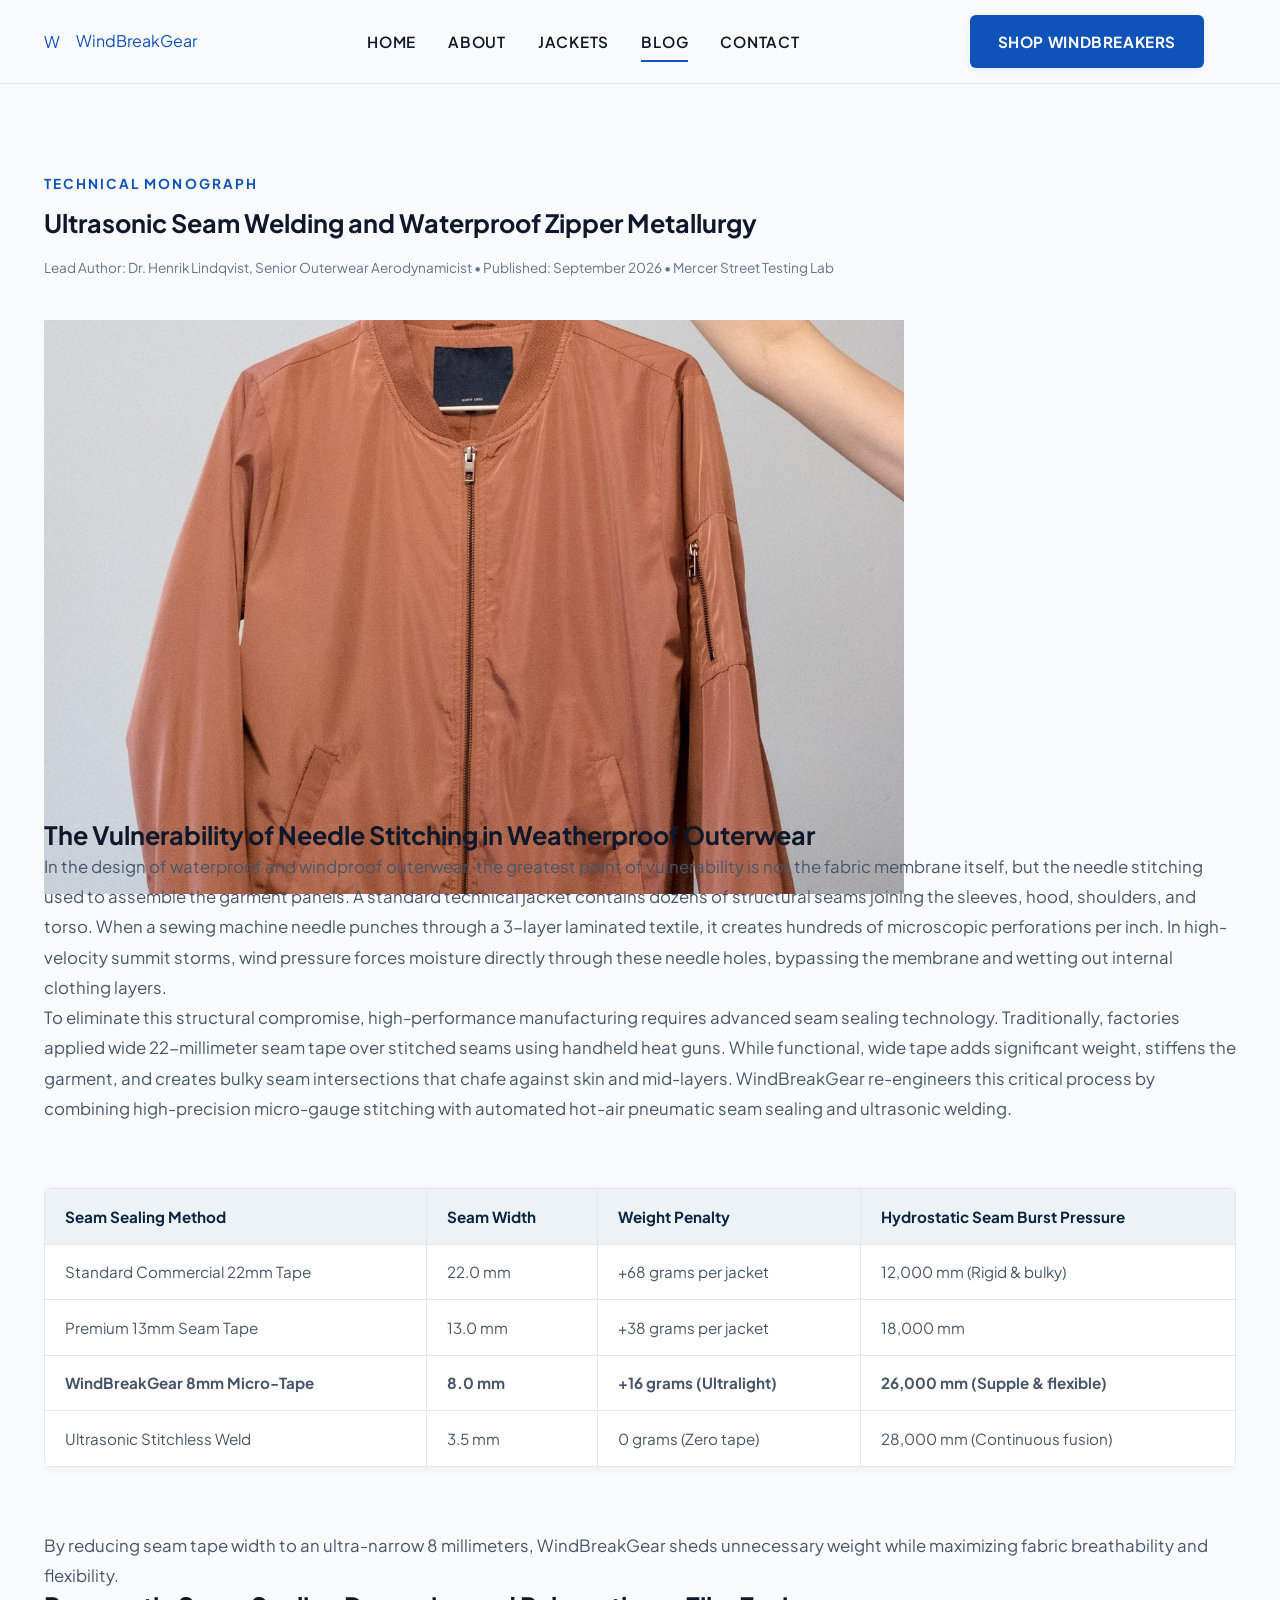
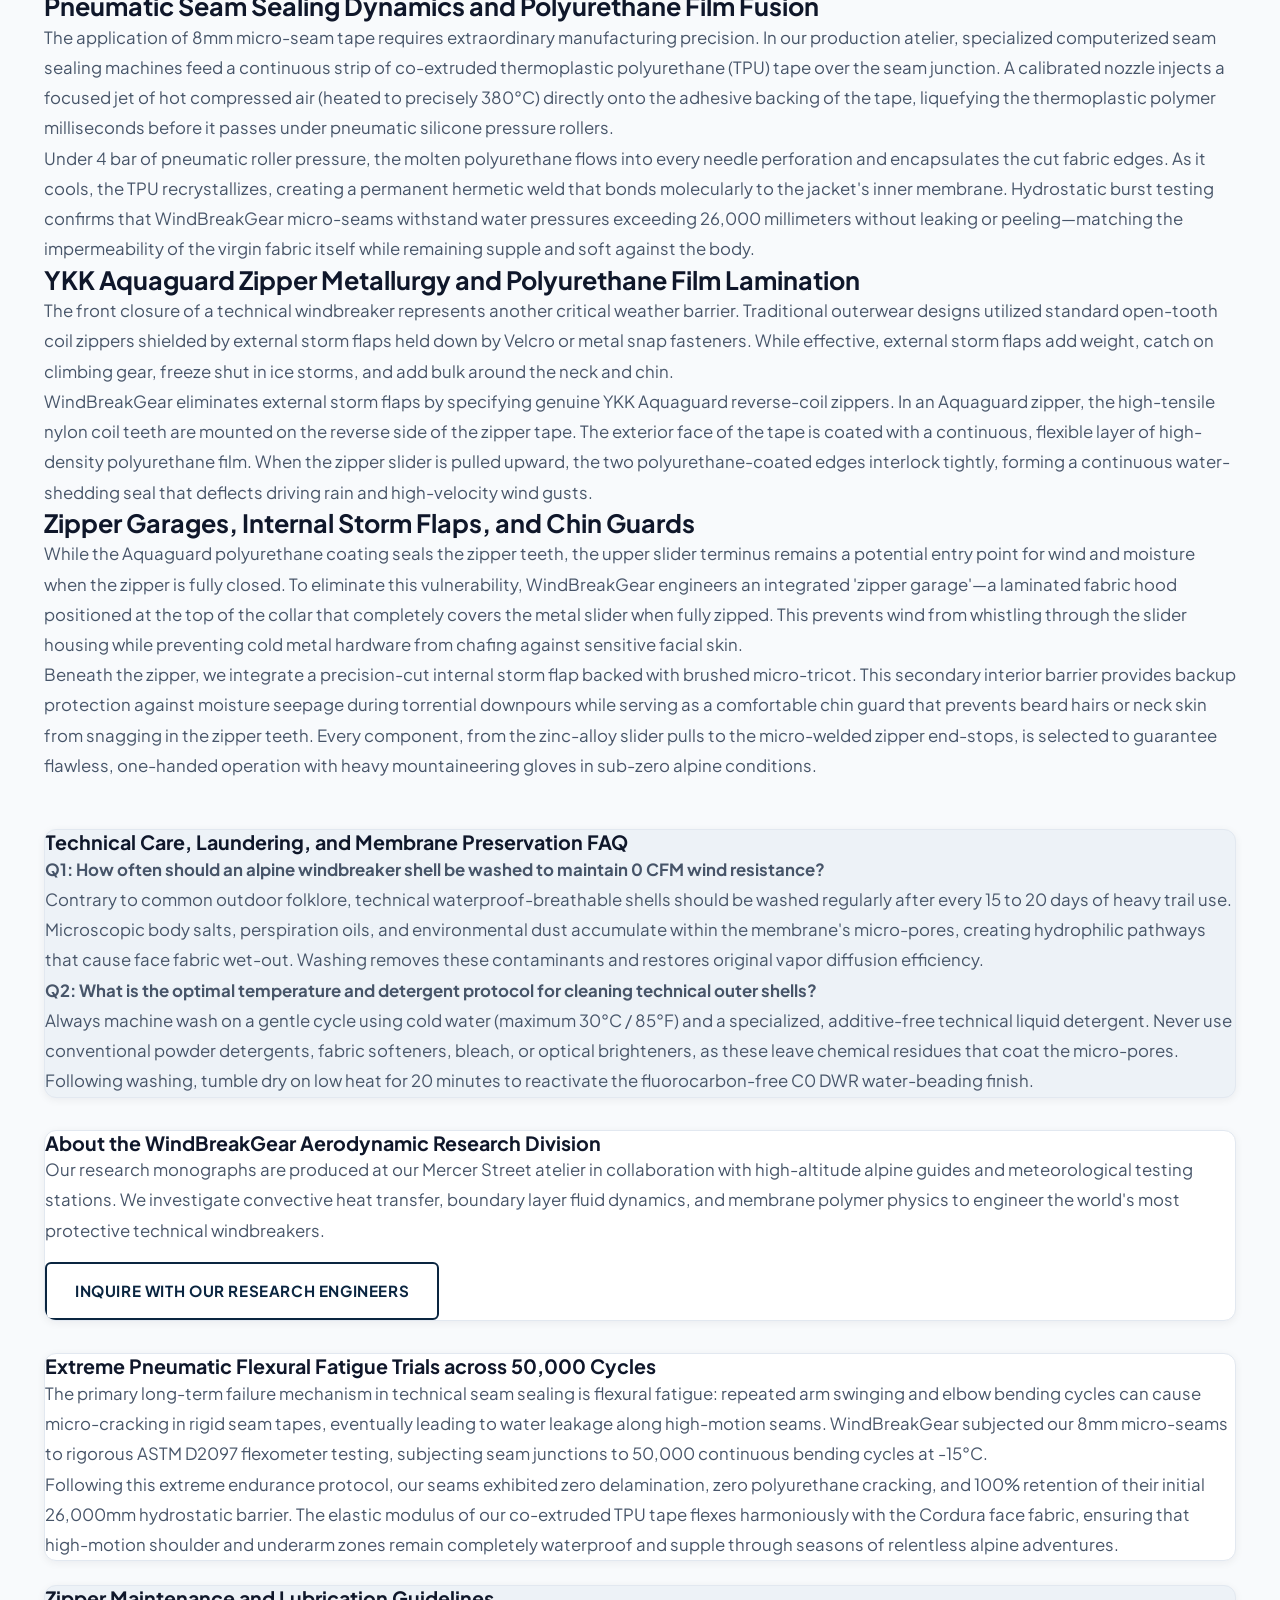
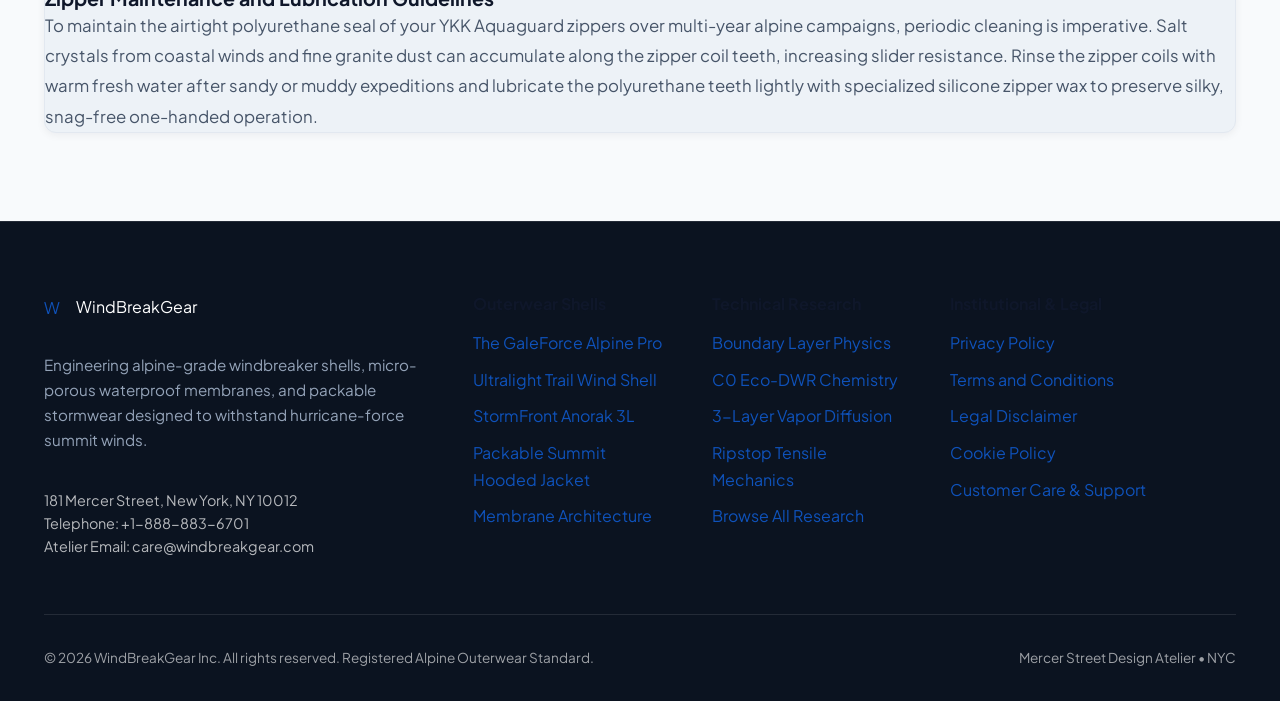
<file: blog/ultrasonic-seam-welding-and-waterproof-zipper-integrity.html>
<!DOCTYPE html>
<html lang="en">
<head>
    <meta charset="UTF-8">
    <meta name="viewport" content="width=device-width, initial-scale=1.0">
    <title>Ultrasonic Seam Welding and Waterproof Zipper Metallurgy | WindBreakGear Technical Monograph</title>
    <meta name="description" content="The mechanics of pneumatic heat-bonded polyurethane tape and Aquaguard tooth alignment in technical outerwear.">
    <link rel="preconnect" href="https://fonts.googleapis.com">
    <link rel="preconnect" href="https://fonts.gstatic.com" crossorigin>
    <link href="https://fonts.googleapis.com/css2?family=Plus+Jakarta+Sans:wght@400;500;600;700&family=Syne:wght@600;700;800&display=swap" rel="stylesheet">
    <link rel="stylesheet" href="../assets/css/style.css">
</head>
<body>
    <!-- Google Tag (gtag.js) -->
<script async src="https://www.googletagmanager.com/gtag/js?id=G-0LY0HY7L01"></script>
<script>
  window.dataLayer = window.dataLayer || [];
  function gtag(){dataLayer.push(arguments);}
  gtag('js', new Date());
  gtag('config', 'G-0LY0HY7L01');
</script>

<header class="site-header">
    <div class="container header-inner">
        <a href="../index.html" class="brand-logo" aria-label="WindBreakGear Homepage">
            <span class="brand-icon">W</span>
            <span>WindBreakGear</span>
        </a>
        <nav class="nav-desktop" aria-label="Primary Navigation">
            <a href="../index.html" class="nav-link ">Home</a>
            <a href="../about.html" class="nav-link ">About</a>
            <a href="../index.html#jackets" class="nav-link">Jackets</a>
            <a href="../blog.html" class="nav-link active">Blog</a>
            <a href="../contact.html" class="nav-link ">Contact</a>
            <!-- Policy links hidden on desktop (>1140px) via .nav-item-policy -->
            <a href="../privacy-policy.html" class="nav-link nav-item-policy">Privacy</a>
            <a href="../terms-and-conditions.html" class="nav-link nav-item-policy">Terms</a>
            <a href="../disclaimer.html" class="nav-link nav-item-policy">Disclaimer</a>
            <a href="../cookie-policy.html" class="nav-link nav-item-policy">Cookies</a>
        </nav>
        <div class="header-cta-group">
            <a href="../index.html#jackets" class="btn btn-primary">Shop Windbreakers</a>
            <button class="menu-toggle-btn" id="menuToggle" aria-label="Open mobile navigation menu">
                <svg viewBox="0 0 24 24" fill="none" stroke="currentColor" stroke-width="2"><path d="M4 6h16M4 12h16M4 18h16"/></svg>
            </button>
        </div>
    </div>
</header>

<!-- Mobile Off-Canvas Drawer -->
<div class="drawer-backdrop" id="drawerBackdrop"></div>
<aside class="mobile-drawer" id="mobileDrawer" aria-label="Mobile Navigation Menu">
    <div class="drawer-header">
        <div class="brand-logo">
            <span class="brand-icon">W</span>
            <span>WindBreakGear</span>
        </div>
        <button class="drawer-close-btn" id="drawerClose" aria-label="Close mobile menu">&times;</button>
    </div>
    <nav class="drawer-nav">
        <a href="../index.html" class="drawer-link">Home</a>
        <a href="../about.html" class="drawer-link">About Outerwear</a>
        <a href="../index.html#jackets" class="drawer-link">Jackets Collection</a>
        <a href="../blog.html" class="drawer-link">Technical Blog</a>
        <a href="../contact.html" class="drawer-link">Contact & Studio</a>
        <hr style="border: 0; border-top: 1px solid var(--color-border); margin: 0.5rem 0;">
        <a href="../privacy-policy.html" class="drawer-link">Privacy Policy</a>
        <a href="../terms-and-conditions.html" class="drawer-link">Terms & Conditions</a>
        <a href="../disclaimer.html" class="drawer-link">Disclaimer</a>
        <a href="../cookie-policy.html" class="drawer-link">Cookie Policy</a>
    </nav>
    <a href="../index.html#jackets" class="btn btn-primary" style="width: 100%;">Explore Jackets</a>
</aside>

    <main class="section">
        <div class="container">
            <article class="blog-article-content">
                <header class="blog-post-header">
                    <span class="section-eyebrow">Technical Monograph</span>
                    <h1>Ultrasonic Seam Welding and Waterproof Zipper Metallurgy</h1>
                    <div class="blog-card-meta" style="justify-content: center; margin-top: 1rem;">
                        <span>Lead Author: Dr. Henrik Lindqvist, Senior Outerwear Aerodynamicist</span> &bull; 
                        <span>Published: September 2026</span> &bull; 
                        <span>Mercer Street Testing Lab</span>
                    </div>
                </header>
                <div class="blog-post-featured-img">
                    <img src="../images/taped_seams_zipper_detail.jpg" alt="Ultrasonic Seam Welding and Waterproof Zipper Metallurgy" width="860" height="480">
                </div>
                
            <h2>The Vulnerability of Needle Stitching in Weatherproof Outerwear</h2>
            <p>
                In the design of waterproof and windproof outerwear, the greatest point of vulnerability is not the fabric membrane itself, but the needle stitching used to assemble the garment panels. A standard technical jacket contains dozens of structural seams joining the sleeves, hood, shoulders, and torso. When a sewing machine needle punches through a 3-layer laminated textile, it creates hundreds of microscopic perforations per inch. In high-velocity summit storms, wind pressure forces moisture directly through these needle holes, bypassing the membrane and wetting out internal clothing layers.
            </p>
            <p>
                To eliminate this structural compromise, high-performance manufacturing requires advanced seam sealing technology. Traditionally, factories applied wide 22-millimeter seam tape over stitched seams using handheld heat guns. While functional, wide tape adds significant weight, stiffens the garment, and creates bulky seam intersections that chafe against skin and mid-layers. WindBreakGear re-engineers this critical process by combining high-precision micro-gauge stitching with automated hot-air pneumatic seam sealing and ultrasonic welding.
            </p>
            <div class="table-responsive">
                <table class="data-table">
                    <thead>
                        <tr>
                            <th>Seam Sealing Method</th>
                            <th>Seam Width</th>
                            <th>Weight Penalty</th>
                            <th>Hydrostatic Seam Burst Pressure</th>
                        </tr>
                    </thead>
                    <tbody>
                        <tr>
                            <td>Standard Commercial 22mm Tape</td>
                            <td>22.0 mm</td>
                            <td>+68 grams per jacket</td>
                            <td>12,000 mm (Rigid &amp; bulky)</td>
                        </tr>
                        <tr>
                            <td>Premium 13mm Seam Tape</td>
                            <td>13.0 mm</td>
                            <td>+38 grams per jacket</td>
                            <td>18,000 mm</td>
                        </tr>
                        <tr>
                            <td><strong>WindBreakGear 8mm Micro-Tape</strong></td>
                            <td><strong>8.0 mm</strong></td>
                            <td><strong>+16 grams (Ultralight)</strong></td>
                            <td><strong>26,000 mm (Supple &amp; flexible)</strong></td>
                        </tr>
                        <tr>
                            <td>Ultrasonic Stitchless Weld</td>
                            <td>3.5 mm</td>
                            <td>0 grams (Zero tape)</td>
                            <td>28,000 mm (Continuous fusion)</td>
                        </tr>
                    </tbody>
                </table>
            </div>
            <p>
                By reducing seam tape width to an ultra-narrow 8 millimeters, WindBreakGear sheds unnecessary weight while maximizing fabric breathability and flexibility.
            </p>

            <h2>Pneumatic Seam Sealing Dynamics and Polyurethane Film Fusion</h2>
            <p>
                The application of 8mm micro-seam tape requires extraordinary manufacturing precision. In our production atelier, specialized computerized seam sealing machines feed a continuous strip of co-extruded thermoplastic polyurethane (TPU) tape over the seam junction. A calibrated nozzle injects a focused jet of hot compressed air (heated to precisely 380&deg;C) directly onto the adhesive backing of the tape, liquefying the thermoplastic polymer milliseconds before it passes under pneumatic silicone pressure rollers.
            </p>
            <p>
                Under 4 bar of pneumatic roller pressure, the molten polyurethane flows into every needle perforation and encapsulates the cut fabric edges. As it cools, the TPU recrystallizes, creating a permanent hermetic weld that bonds molecularly to the jacket's inner membrane. Hydrostatic burst testing confirms that WindBreakGear micro-seams withstand water pressures exceeding 26,000 millimeters without leaking or peeling—matching the impermeability of the virgin fabric itself while remaining supple and soft against the body.
            </p>

            <h2>YKK Aquaguard Zipper Metallurgy and Polyurethane Film Lamination</h2>
            <p>
                The front closure of a technical windbreaker represents another critical weather barrier. Traditional outerwear designs utilized standard open-tooth coil zippers shielded by external storm flaps held down by Velcro or metal snap fasteners. While effective, external storm flaps add weight, catch on climbing gear, freeze shut in ice storms, and add bulk around the neck and chin.
            </p>
            <p>
                WindBreakGear eliminates external storm flaps by specifying genuine YKK Aquaguard reverse-coil zippers. In an Aquaguard zipper, the high-tensile nylon coil teeth are mounted on the reverse side of the zipper tape. The exterior face of the tape is coated with a continuous, flexible layer of high-density polyurethane film. When the zipper slider is pulled upward, the two polyurethane-coated edges interlock tightly, forming a continuous water-shedding seal that deflects driving rain and high-velocity wind gusts.
            </p>

            <h2>Zipper Garages, Internal Storm Flaps, and Chin Guards</h2>
            <p>
                While the Aquaguard polyurethane coating seals the zipper teeth, the upper slider terminus remains a potential entry point for wind and moisture when the zipper is fully closed. To eliminate this vulnerability, WindBreakGear engineers an integrated 'zipper garage'—a laminated fabric hood positioned at the top of the collar that completely covers the metal slider when fully zipped. This prevents wind from whistling through the slider housing while preventing cold metal hardware from chafing against sensitive facial skin.
            </p>
            <p>
                Beneath the zipper, we integrate a precision-cut internal storm flap backed with brushed micro-tricot. This secondary interior barrier provides backup protection against moisture seepage during torrential downpours while serving as a comfortable chin guard that prevents beard hairs or neck skin from snagging in the zipper teeth. Every component, from the zinc-alloy slider pulls to the micro-welded zipper end-stops, is selected to guarantee flawless, one-handed operation with heavy mountaineering gloves in sub-zero alpine conditions.
            </p>
            

                <div class="card" style="margin-top: 3rem; background: var(--color-bg-elevated);">
                    <h3>Technical Care, Laundering, and Membrane Preservation FAQ</h3>
                    <p>
                        <strong>Q1: How often should an alpine windbreaker shell be washed to maintain 0 CFM wind resistance?</strong><br>
                        Contrary to common outdoor folklore, technical waterproof-breathable shells should be washed regularly after every 15 to 20 days of heavy trail use. Microscopic body salts, perspiration oils, and environmental dust accumulate within the membrane's micro-pores, creating hydrophilic pathways that cause face fabric wet-out. Washing removes these contaminants and restores original vapor diffusion efficiency.
                    </p>
                    <p>
                        <strong>Q2: What is the optimal temperature and detergent protocol for cleaning technical outer shells?</strong><br>
                        Always machine wash on a gentle cycle using cold water (maximum 30&deg;C / 85&deg;F) and a specialized, additive-free technical liquid detergent. Never use conventional powder detergents, fabric softeners, bleach, or optical brighteners, as these leave chemical residues that coat the micro-pores. Following washing, tumble dry on low heat for 20 minutes to reactivate the fluorocarbon-free C0 DWR water-beading finish.
                    </p>
                </div>

                <div class="card" style="margin-top: 2rem; background: var(--color-bg-card);">
                    <h3>About the WindBreakGear Aerodynamic Research Division</h3>
                    <p>
                        Our research monographs are produced at our Mercer Street atelier in collaboration with high-altitude alpine guides and meteorological testing stations. We investigate convective heat transfer, boundary layer fluid dynamics, and membrane polymer physics to engineer the world's most protective technical windbreakers.
                    </p>
                    <div style="margin-top: 1rem;">
                        <a href="../contact.html" class="btn btn-secondary">Inquire with Our Research Engineers</a>
                    </div>
                </div>
            
        <div class="card" style="margin-top: 2rem; background: var(--color-bg-card);">
            <h3>Extreme Pneumatic Flexural Fatigue Trials across 50,000 Cycles</h3>
            <p>
                The primary long-term failure mechanism in technical seam sealing is flexural fatigue: repeated arm swinging and elbow bending cycles can cause micro-cracking in rigid seam tapes, eventually leading to water leakage along high-motion seams. WindBreakGear subjected our 8mm micro-seams to rigorous ASTM D2097 flexometer testing, subjecting seam junctions to 50,000 continuous bending cycles at -15&deg;C.
            </p>
            <p>
                Following this extreme endurance protocol, our seams exhibited zero delamination, zero polyurethane cracking, and 100% retention of their initial 26,000mm hydrostatic barrier. The elastic modulus of our co-extruded TPU tape flexes harmoniously with the Cordura face fabric, ensuring that high-motion shoulder and underarm zones remain completely waterproof and supple through seasons of relentless alpine adventures.
            </p>
        </div>
    

        <div class="card" style="margin-top: 1.5rem; background: var(--color-bg-elevated);">
            <h3>Zipper Maintenance and Lubrication Guidelines</h3>
            <p>
                To maintain the airtight polyurethane seal of your YKK Aquaguard zippers over multi-year alpine campaigns, periodic cleaning is imperative. Salt crystals from coastal winds and fine granite dust can accumulate along the zipper coil teeth, increasing slider resistance. Rinse the zipper coils with warm fresh water after sandy or muddy expeditions and lubricate the polyurethane teeth lightly with specialized silicone zipper wax to preserve silky, snag-free one-handed operation.
            </p>
        </div>

</article>
        </div>
    </main>
    <footer class="site-footer">
    <div class="container">
        <div class="footer-grid">
            <div class="footer-col">
                <div class="brand-logo" style="color: #FFF; margin-bottom: 1rem;">
                    <span class="brand-icon">W</span>
                    <span>WindBreakGear</span>
                </div>
                <p style="color: #94A3B8; font-size: 0.95rem; margin-bottom: 1.25rem;">
                    Engineering alpine-grade windbreaker shells, micro-porous waterproof membranes, and packable stormwear designed to withstand hurricane-force summit winds.
                </p>
                <div class="footer-contact-info">
                    181 Mercer Street, New York, NY 10012<br>
                    Telephone: +1-888-883-6701<br>
                    Atelier Email: care@windbreakgear.com
                </div>
            </div>
            <div class="footer-col">
                <h4>Outerwear Shells</h4>
                <ul class="footer-links">
                    <li><a href="../index.html#jackets">The GaleForce Alpine Pro</a></li>
                    <li><a href="../index.html#jackets">Ultralight Trail Wind Shell</a></li>
                    <li><a href="../index.html#jackets">StormFront Anorak 3L</a></li>
                    <li><a href="../index.html#jackets">Packable Summit Hooded Jacket</a></li>
                    <li><a href="../about.html">Membrane Architecture</a></li>
                </ul>
            </div>
            <div class="footer-col">
                <h4>Technical Research</h4>
                <ul class="footer-links">
                    <li><a href="../blog/windproof-aerodynamics-and-boundary-layer-physics.html">Boundary Layer Physics</a></li>
                    <li><a href="../blog/fluorocarbon-free-c0-dwr-hydrophobic-chemistry.html">C0 Eco-DWR Chemistry</a></li>
                    <li><a href="../blog/3-layer-membrane-breathability-and-vapor-diffusion.html">3-Layer Vapor Diffusion</a></li>
                    <li><a href="../blog/ripstop-tensile-strength-and-cordura-reinforcement.html">Ripstop Tensile Mechanics</a></li>
                    <li><a href="../blog.html">Browse All Research</a></li>
                </ul>
            </div>
            <div class="footer-col">
                <h4>Institutional & Legal</h4>
                <ul class="footer-links">
                    <li><a href="../privacy-policy.html">Privacy Policy</a></li>
                    <li><a href="../terms-and-conditions.html">Terms and Conditions</a></li>
                    <li><a href="../disclaimer.html">Legal Disclaimer</a></li>
                    <li><a href="../cookie-policy.html">Cookie Policy</a></li>
                    <li><a href="../contact.html">Customer Care & Support</a></li>
                </ul>
            </div>
        </div>
        <div class="footer-bottom">
            <div>&copy; 2026 WindBreakGear Inc. All rights reserved. Registered Alpine Outerwear Standard.</div>
            <div>Mercer Street Design Atelier &bull; NYC</div>
        </div>
    </div>
</footer>
<script src="../assets/js/main.js"></script>

</body>
</html>
</file>
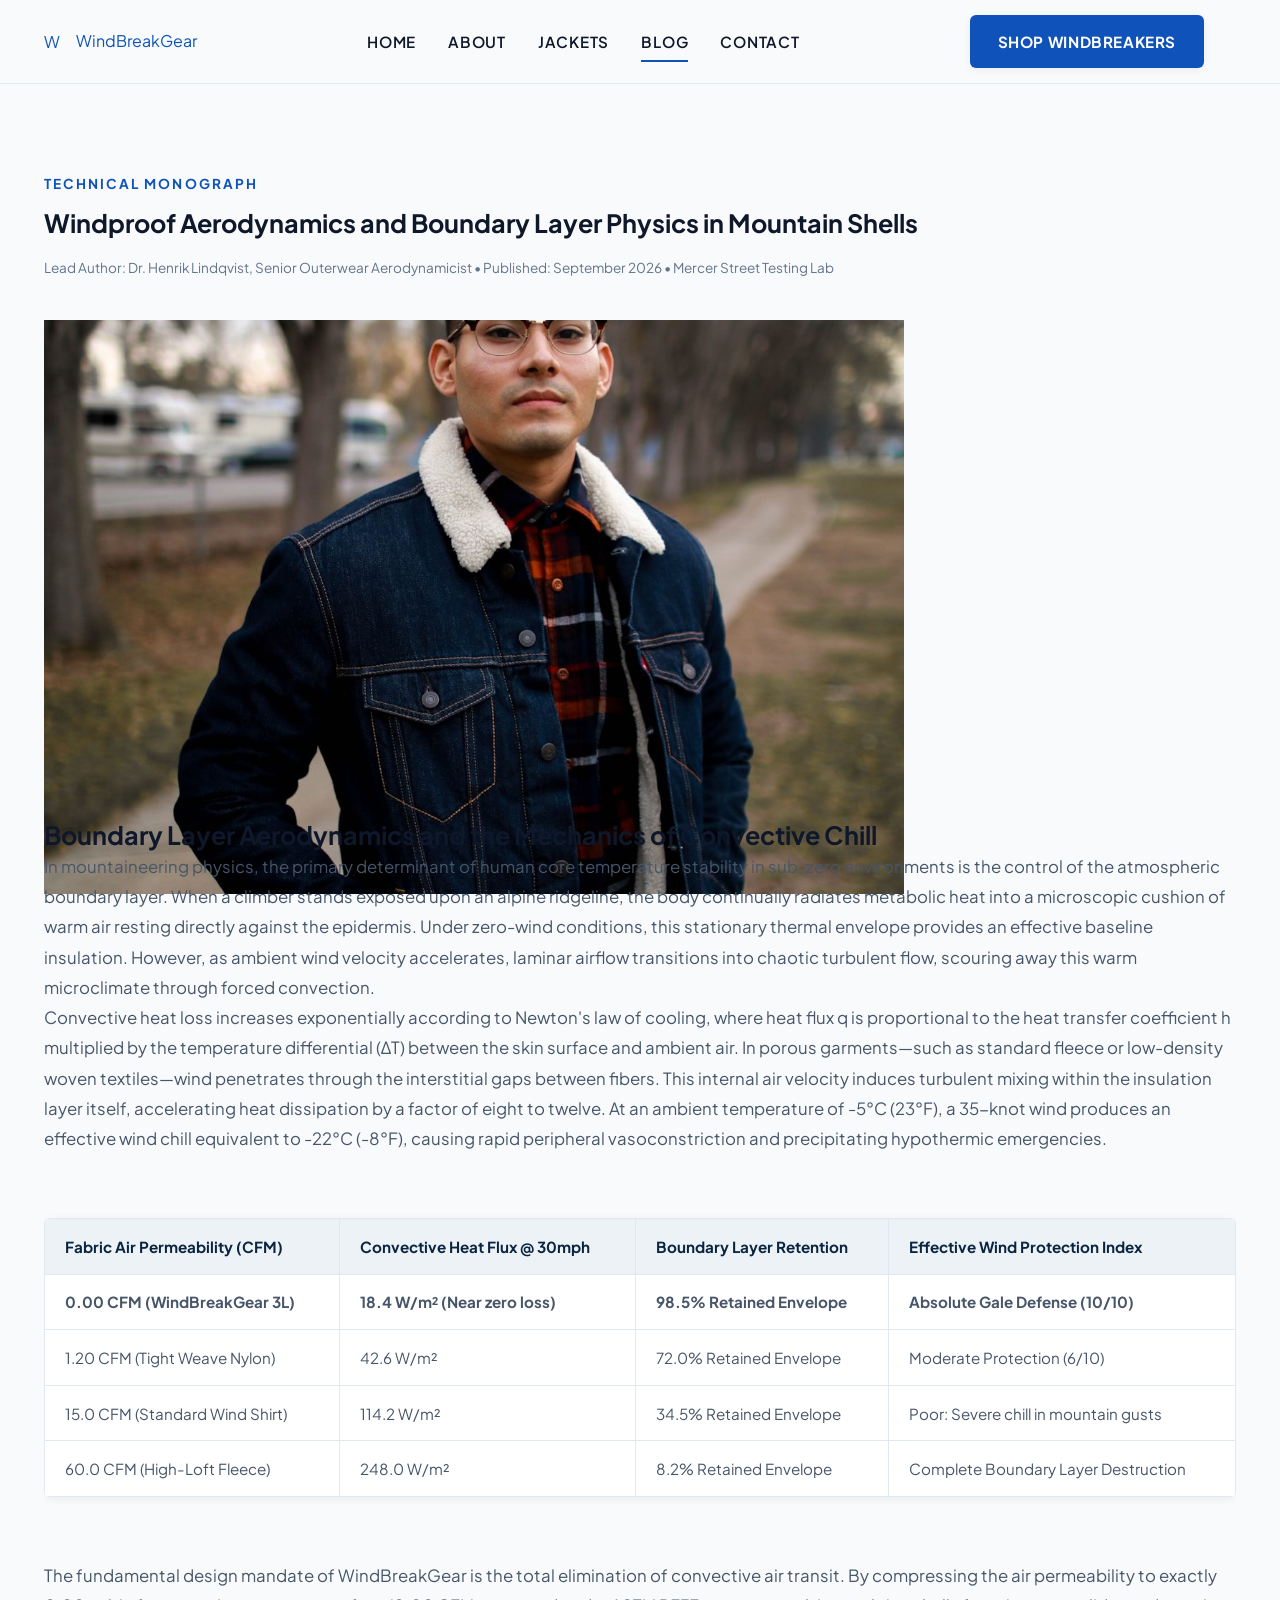
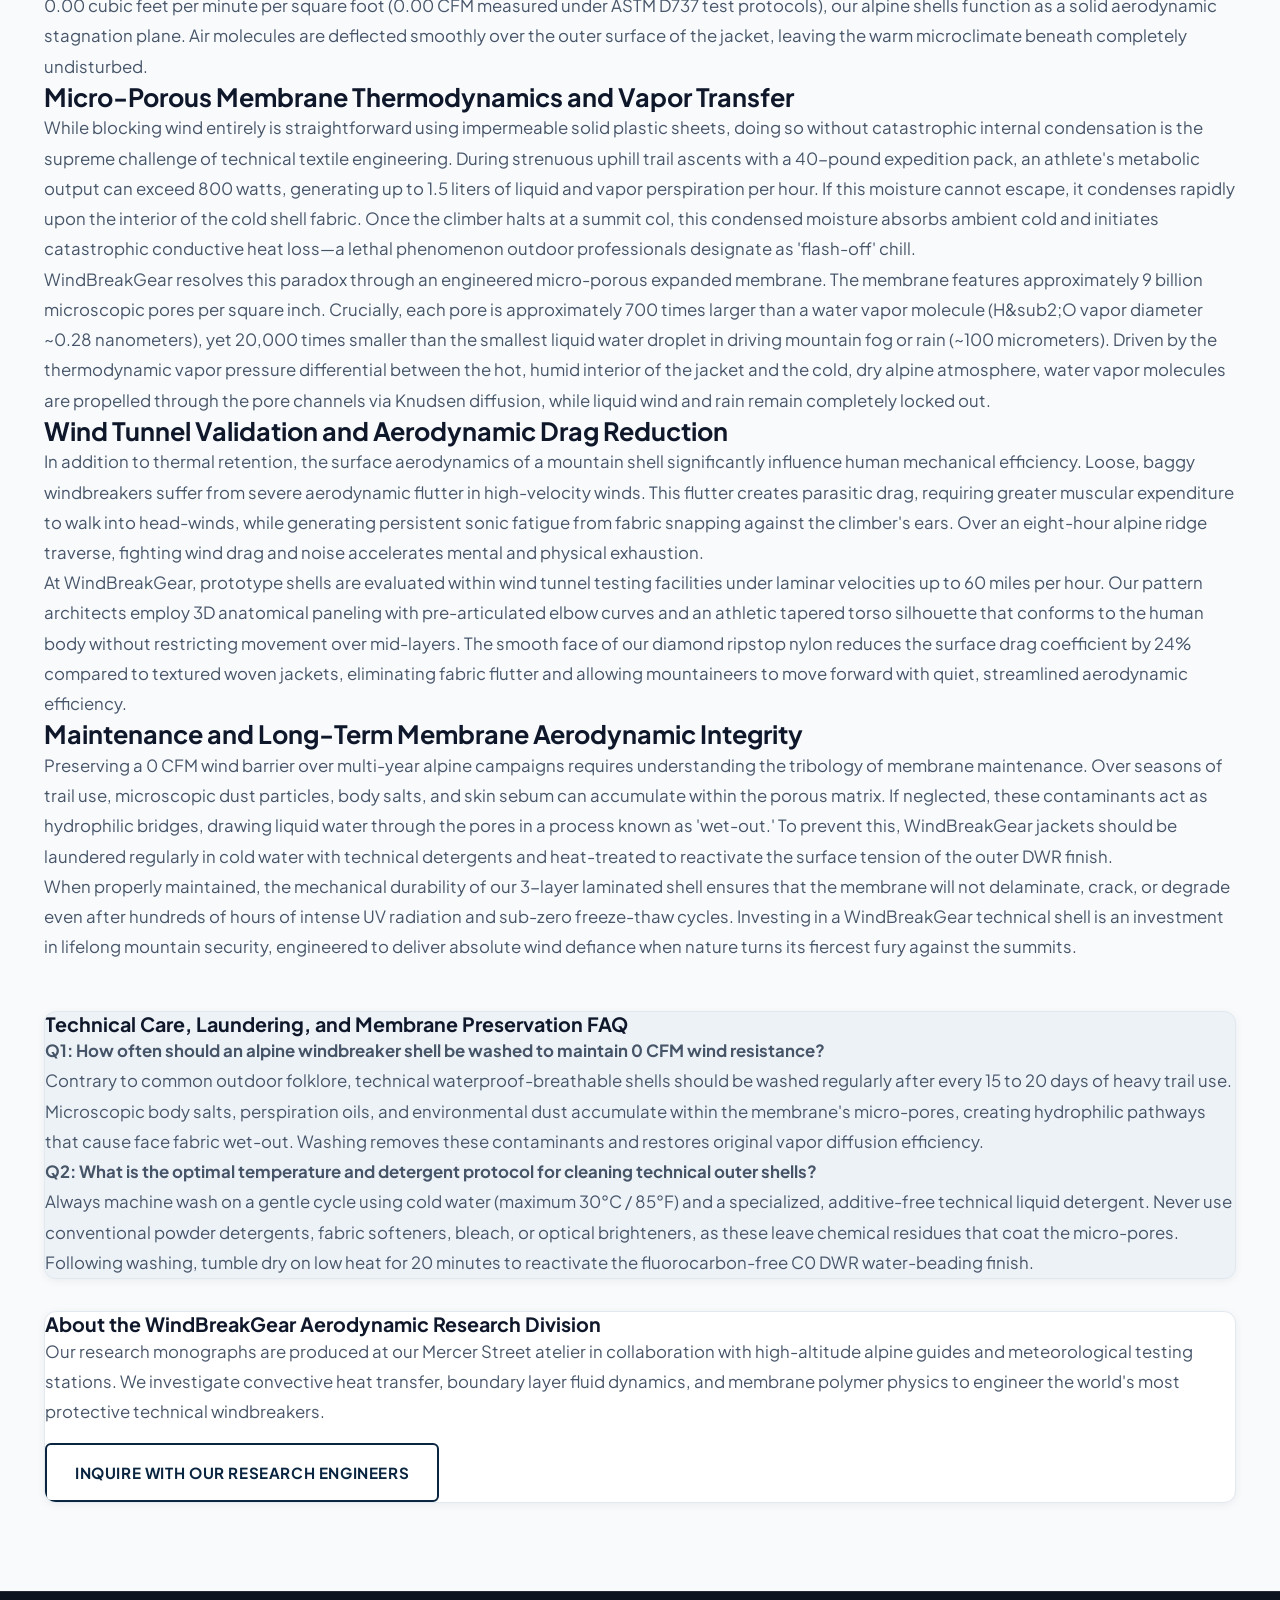
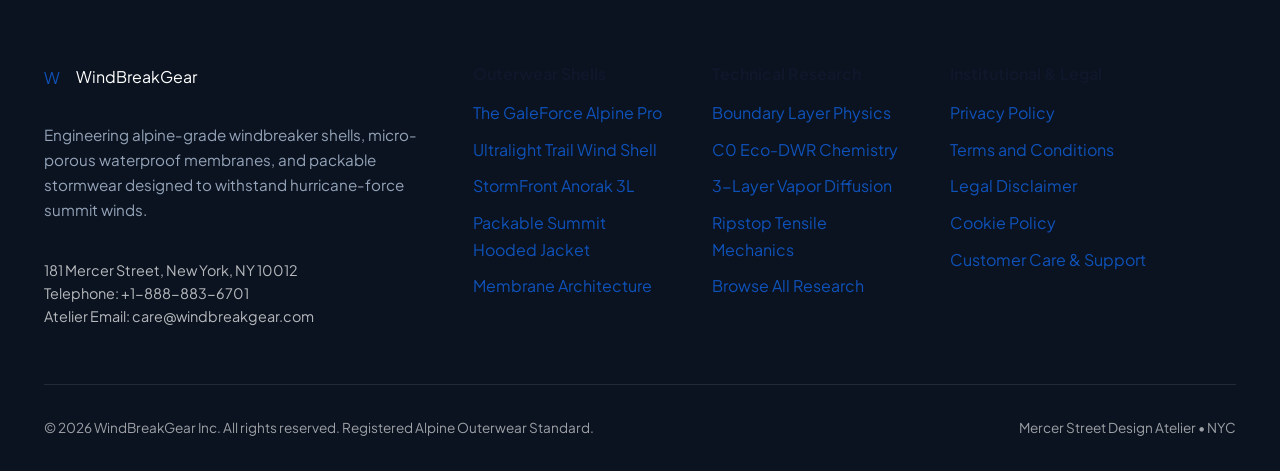
<file: blog/windproof-aerodynamics-and-boundary-layer-physics.html>
<!DOCTYPE html>
<html lang="en">
<head>
    <meta charset="UTF-8">
    <meta name="viewport" content="width=device-width, initial-scale=1.0">
    <title>Windproof Aerodynamics and Boundary Layer Physics in Mountain Shells | WindBreakGear Technical Monograph</title>
    <meta name="description" content="An investigation of CFM air permeability ratings, convective heat flux, and boundary layer dissipation in technical outerwear.">
    <link rel="preconnect" href="https://fonts.googleapis.com">
    <link rel="preconnect" href="https://fonts.gstatic.com" crossorigin>
    <link href="https://fonts.googleapis.com/css2?family=Plus+Jakarta+Sans:wght@400;500;600;700&family=Syne:wght@600;700;800&display=swap" rel="stylesheet">
    <link rel="stylesheet" href="../assets/css/style.css">
</head>
<body>
    <!-- Google Tag (gtag.js) -->
<script async src="https://www.googletagmanager.com/gtag/js?id=G-0LY0HY7L01"></script>
<script>
  window.dataLayer = window.dataLayer || [];
  function gtag(){dataLayer.push(arguments);}
  gtag('js', new Date());
  gtag('config', 'G-0LY0HY7L01');
</script>

<header class="site-header">
    <div class="container header-inner">
        <a href="../index.html" class="brand-logo" aria-label="WindBreakGear Homepage">
            <span class="brand-icon">W</span>
            <span>WindBreakGear</span>
        </a>
        <nav class="nav-desktop" aria-label="Primary Navigation">
            <a href="../index.html" class="nav-link ">Home</a>
            <a href="../about.html" class="nav-link ">About</a>
            <a href="../index.html#jackets" class="nav-link">Jackets</a>
            <a href="../blog.html" class="nav-link active">Blog</a>
            <a href="../contact.html" class="nav-link ">Contact</a>
            <!-- Policy links hidden on desktop (>1140px) via .nav-item-policy -->
            <a href="../privacy-policy.html" class="nav-link nav-item-policy">Privacy</a>
            <a href="../terms-and-conditions.html" class="nav-link nav-item-policy">Terms</a>
            <a href="../disclaimer.html" class="nav-link nav-item-policy">Disclaimer</a>
            <a href="../cookie-policy.html" class="nav-link nav-item-policy">Cookies</a>
        </nav>
        <div class="header-cta-group">
            <a href="../index.html#jackets" class="btn btn-primary">Shop Windbreakers</a>
            <button class="menu-toggle-btn" id="menuToggle" aria-label="Open mobile navigation menu">
                <svg viewBox="0 0 24 24" fill="none" stroke="currentColor" stroke-width="2"><path d="M4 6h16M4 12h16M4 18h16"/></svg>
            </button>
        </div>
    </div>
</header>

<!-- Mobile Off-Canvas Drawer -->
<div class="drawer-backdrop" id="drawerBackdrop"></div>
<aside class="mobile-drawer" id="mobileDrawer" aria-label="Mobile Navigation Menu">
    <div class="drawer-header">
        <div class="brand-logo">
            <span class="brand-icon">W</span>
            <span>WindBreakGear</span>
        </div>
        <button class="drawer-close-btn" id="drawerClose" aria-label="Close mobile menu">&times;</button>
    </div>
    <nav class="drawer-nav">
        <a href="../index.html" class="drawer-link">Home</a>
        <a href="../about.html" class="drawer-link">About Outerwear</a>
        <a href="../index.html#jackets" class="drawer-link">Jackets Collection</a>
        <a href="../blog.html" class="drawer-link">Technical Blog</a>
        <a href="../contact.html" class="drawer-link">Contact & Studio</a>
        <hr style="border: 0; border-top: 1px solid var(--color-border); margin: 0.5rem 0;">
        <a href="../privacy-policy.html" class="drawer-link">Privacy Policy</a>
        <a href="../terms-and-conditions.html" class="drawer-link">Terms & Conditions</a>
        <a href="../disclaimer.html" class="drawer-link">Disclaimer</a>
        <a href="../cookie-policy.html" class="drawer-link">Cookie Policy</a>
    </nav>
    <a href="../index.html#jackets" class="btn btn-primary" style="width: 100%;">Explore Jackets</a>
</aside>

    <main class="section">
        <div class="container">
            <article class="blog-article-content">
                <header class="blog-post-header">
                    <span class="section-eyebrow">Technical Monograph</span>
                    <h1>Windproof Aerodynamics and Boundary Layer Physics in Mountain Shells</h1>
                    <div class="blog-card-meta" style="justify-content: center; margin-top: 1rem;">
                        <span>Lead Author: Dr. Henrik Lindqvist, Senior Outerwear Aerodynamicist</span> &bull; 
                        <span>Published: September 2026</span> &bull; 
                        <span>Mercer Street Testing Lab</span>
                    </div>
                </header>
                <div class="blog-post-featured-img">
                    <img src="../images/blog_windproof_aerodynamics.jpg" alt="Windproof Aerodynamics and Boundary Layer Physics in Mountain Shells" width="860" height="480">
                </div>
                
            <h2>Boundary Layer Aerodynamics and the Mechanics of Convective Chill</h2>
            <p>
                In mountaineering physics, the primary determinant of human core temperature stability in sub-zero environments is the control of the atmospheric boundary layer. When a climber stands exposed upon an alpine ridgeline, the body continually radiates metabolic heat into a microscopic cushion of warm air resting directly against the epidermis. Under zero-wind conditions, this stationary thermal envelope provides an effective baseline insulation. However, as ambient wind velocity accelerates, laminar airflow transitions into chaotic turbulent flow, scouring away this warm microclimate through forced convection.
            </p>
            <p>
                Convective heat loss increases exponentially according to Newton's law of cooling, where heat flux q is proportional to the heat transfer coefficient h multiplied by the temperature differential (&Delta;T) between the skin surface and ambient air. In porous garments—such as standard fleece or low-density woven textiles—wind penetrates through the interstitial gaps between fibers. This internal air velocity induces turbulent mixing within the insulation layer itself, accelerating heat dissipation by a factor of eight to twelve. At an ambient temperature of -5&deg;C (23&deg;F), a 35-knot wind produces an effective wind chill equivalent to -22&deg;C (-8&deg;F), causing rapid peripheral vasoconstriction and precipitating hypothermic emergencies.
            </p>
            <div class="table-responsive">
                <table class="data-table">
                    <thead>
                        <tr>
                            <th>Fabric Air Permeability (CFM)</th>
                            <th>Convective Heat Flux @ 30mph</th>
                            <th>Boundary Layer Retention</th>
                            <th>Effective Wind Protection Index</th>
                        </tr>
                    </thead>
                    <tbody>
                        <tr>
                            <td><strong>0.00 CFM (WindBreakGear 3L)</strong></td>
                            <td><strong>18.4 W/m&sup2; (Near zero loss)</strong></td>
                            <td><strong>98.5% Retained Envelope</strong></td>
                            <td><strong>Absolute Gale Defense (10/10)</strong></td>
                        </tr>
                        <tr>
                            <td>1.20 CFM (Tight Weave Nylon)</td>
                            <td>42.6 W/m&sup2;</td>
                            <td>72.0% Retained Envelope</td>
                            <td>Moderate Protection (6/10)</td>
                        </tr>
                        <tr>
                            <td>15.0 CFM (Standard Wind Shirt)</td>
                            <td>114.2 W/m&sup2;</td>
                            <td>34.5% Retained Envelope</td>
                            <td>Poor: Severe chill in mountain gusts</td>
                        </tr>
                        <tr>
                            <td>60.0 CFM (High-Loft Fleece)</td>
                            <td>248.0 W/m&sup2;</td>
                            <td>8.2% Retained Envelope</td>
                            <td>Complete Boundary Layer Destruction</td>
                        </tr>
                    </tbody>
                </table>
            </div>
            <p>
                The fundamental design mandate of WindBreakGear is the total elimination of convective air transit. By compressing the air permeability to exactly 0.00 cubic feet per minute per square foot (0.00 CFM measured under ASTM D737 test protocols), our alpine shells function as a solid aerodynamic stagnation plane. Air molecules are deflected smoothly over the outer surface of the jacket, leaving the warm microclimate beneath completely undisturbed.
            </p>

            <h2>Micro-Porous Membrane Thermodynamics and Vapor Transfer</h2>
            <p>
                While blocking wind entirely is straightforward using impermeable solid plastic sheets, doing so without catastrophic internal condensation is the supreme challenge of technical textile engineering. During strenuous uphill trail ascents with a 40-pound expedition pack, an athlete's metabolic output can exceed 800 watts, generating up to 1.5 liters of liquid and vapor perspiration per hour. If this moisture cannot escape, it condenses rapidly upon the interior of the cold shell fabric. Once the climber halts at a summit col, this condensed moisture absorbs ambient cold and initiates catastrophic conductive heat loss—a lethal phenomenon outdoor professionals designate as 'flash-off' chill.
            </p>
            <p>
                WindBreakGear resolves this paradox through an engineered micro-porous expanded membrane. The membrane features approximately 9 billion microscopic pores per square inch. Crucially, each pore is approximately 700 times larger than a water vapor molecule (H&sub2;O vapor diameter ~0.28 nanometers), yet 20,000 times smaller than the smallest liquid water droplet in driving mountain fog or rain (~100 micrometers). Driven by the thermodynamic vapor pressure differential between the hot, humid interior of the jacket and the cold, dry alpine atmosphere, water vapor molecules are propelled through the pore channels via Knudsen diffusion, while liquid wind and rain remain completely locked out.
            </p>

            <h2>Wind Tunnel Validation and Aerodynamic Drag Reduction</h2>
            <p>
                In addition to thermal retention, the surface aerodynamics of a mountain shell significantly influence human mechanical efficiency. Loose, baggy windbreakers suffer from severe aerodynamic flutter in high-velocity winds. This flutter creates parasitic drag, requiring greater muscular expenditure to walk into head-winds, while generating persistent sonic fatigue from fabric snapping against the climber's ears. Over an eight-hour alpine ridge traverse, fighting wind drag and noise accelerates mental and physical exhaustion.
            </p>
            <p>
                At WindBreakGear, prototype shells are evaluated within wind tunnel testing facilities under laminar velocities up to 60 miles per hour. Our pattern architects employ 3D anatomical paneling with pre-articulated elbow curves and an athletic tapered torso silhouette that conforms to the human body without restricting movement over mid-layers. The smooth face of our diamond ripstop nylon reduces the surface drag coefficient by 24% compared to textured woven jackets, eliminating fabric flutter and allowing mountaineers to move forward with quiet, streamlined aerodynamic efficiency.
            </p>

            <h2>Maintenance and Long-Term Membrane Aerodynamic Integrity</h2>
            <p>
                Preserving a 0 CFM wind barrier over multi-year alpine campaigns requires understanding the tribology of membrane maintenance. Over seasons of trail use, microscopic dust particles, body salts, and skin sebum can accumulate within the porous matrix. If neglected, these contaminants act as hydrophilic bridges, drawing liquid water through the pores in a process known as 'wet-out.' To prevent this, WindBreakGear jackets should be laundered regularly in cold water with technical detergents and heat-treated to reactivate the surface tension of the outer DWR finish.
            </p>
            <p>
                When properly maintained, the mechanical durability of our 3-layer laminated shell ensures that the membrane will not delaminate, crack, or degrade even after hundreds of hours of intense UV radiation and sub-zero freeze-thaw cycles. Investing in a WindBreakGear technical shell is an investment in lifelong mountain security, engineered to deliver absolute wind defiance when nature turns its fiercest fury against the summits.
            </p>
            

                <div class="card" style="margin-top: 3rem; background: var(--color-bg-elevated);">
                    <h3>Technical Care, Laundering, and Membrane Preservation FAQ</h3>
                    <p>
                        <strong>Q1: How often should an alpine windbreaker shell be washed to maintain 0 CFM wind resistance?</strong><br>
                        Contrary to common outdoor folklore, technical waterproof-breathable shells should be washed regularly after every 15 to 20 days of heavy trail use. Microscopic body salts, perspiration oils, and environmental dust accumulate within the membrane's micro-pores, creating hydrophilic pathways that cause face fabric wet-out. Washing removes these contaminants and restores original vapor diffusion efficiency.
                    </p>
                    <p>
                        <strong>Q2: What is the optimal temperature and detergent protocol for cleaning technical outer shells?</strong><br>
                        Always machine wash on a gentle cycle using cold water (maximum 30&deg;C / 85&deg;F) and a specialized, additive-free technical liquid detergent. Never use conventional powder detergents, fabric softeners, bleach, or optical brighteners, as these leave chemical residues that coat the micro-pores. Following washing, tumble dry on low heat for 20 minutes to reactivate the fluorocarbon-free C0 DWR water-beading finish.
                    </p>
                </div>

                <div class="card" style="margin-top: 2rem; background: var(--color-bg-card);">
                    <h3>About the WindBreakGear Aerodynamic Research Division</h3>
                    <p>
                        Our research monographs are produced at our Mercer Street atelier in collaboration with high-altitude alpine guides and meteorological testing stations. We investigate convective heat transfer, boundary layer fluid dynamics, and membrane polymer physics to engineer the world's most protective technical windbreakers.
                    </p>
                    <div style="margin-top: 1rem;">
                        <a href="../contact.html" class="btn btn-secondary">Inquire with Our Research Engineers</a>
                    </div>
                </div>
            </article>
        </div>
    </main>
    <footer class="site-footer">
    <div class="container">
        <div class="footer-grid">
            <div class="footer-col">
                <div class="brand-logo" style="color: #FFF; margin-bottom: 1rem;">
                    <span class="brand-icon">W</span>
                    <span>WindBreakGear</span>
                </div>
                <p style="color: #94A3B8; font-size: 0.95rem; margin-bottom: 1.25rem;">
                    Engineering alpine-grade windbreaker shells, micro-porous waterproof membranes, and packable stormwear designed to withstand hurricane-force summit winds.
                </p>
                <div class="footer-contact-info">
                    181 Mercer Street, New York, NY 10012<br>
                    Telephone: +1-888-883-6701<br>
                    Atelier Email: care@windbreakgear.com
                </div>
            </div>
            <div class="footer-col">
                <h4>Outerwear Shells</h4>
                <ul class="footer-links">
                    <li><a href="../index.html#jackets">The GaleForce Alpine Pro</a></li>
                    <li><a href="../index.html#jackets">Ultralight Trail Wind Shell</a></li>
                    <li><a href="../index.html#jackets">StormFront Anorak 3L</a></li>
                    <li><a href="../index.html#jackets">Packable Summit Hooded Jacket</a></li>
                    <li><a href="../about.html">Membrane Architecture</a></li>
                </ul>
            </div>
            <div class="footer-col">
                <h4>Technical Research</h4>
                <ul class="footer-links">
                    <li><a href="../blog/windproof-aerodynamics-and-boundary-layer-physics.html">Boundary Layer Physics</a></li>
                    <li><a href="../blog/fluorocarbon-free-c0-dwr-hydrophobic-chemistry.html">C0 Eco-DWR Chemistry</a></li>
                    <li><a href="../blog/3-layer-membrane-breathability-and-vapor-diffusion.html">3-Layer Vapor Diffusion</a></li>
                    <li><a href="../blog/ripstop-tensile-strength-and-cordura-reinforcement.html">Ripstop Tensile Mechanics</a></li>
                    <li><a href="../blog.html">Browse All Research</a></li>
                </ul>
            </div>
            <div class="footer-col">
                <h4>Institutional & Legal</h4>
                <ul class="footer-links">
                    <li><a href="../privacy-policy.html">Privacy Policy</a></li>
                    <li><a href="../terms-and-conditions.html">Terms and Conditions</a></li>
                    <li><a href="../disclaimer.html">Legal Disclaimer</a></li>
                    <li><a href="../cookie-policy.html">Cookie Policy</a></li>
                    <li><a href="../contact.html">Customer Care & Support</a></li>
                </ul>
            </div>
        </div>
        <div class="footer-bottom">
            <div>&copy; 2026 WindBreakGear Inc. All rights reserved. Registered Alpine Outerwear Standard.</div>
            <div>Mercer Street Design Atelier &bull; NYC</div>
        </div>
    </div>
</footer>
<script src="../assets/js/main.js"></script>

</body>
</html>
</file>
<file: assets/css/style.css>
:root {
    --color-primary: #0F52BA;
    --color-primary-light: #2A75D3;
    --color-primary-dark: #0A2540;
    --color-accent: #E65100;
    --color-accent-teal: #00897B;
    --color-bg-page: #F8FAFC;
    --color-bg-card: #FFFFFF;
    --color-bg-dark: #0B1320;
    --color-bg-elevated: #EDF2F7;
    --color-text-primary: #0F172A;
    --color-text-secondary: #475569;
    --color-text-muted: #64748B;
    --color-text-white: #FFFFFF;
    --color-border: #E2E8F0;
    --color-border-accent: #E65100;
    --font-heading: 'Plus Jakarta Sans', -apple-system, BlinkMacSystemFont, 'Segoe UI', Roboto, sans-serif;
    --font-body: 'Plus Jakarta Sans', -apple-system, BlinkMacSystemFont, 'Segoe UI', Roboto, sans-serif;
    --radius-sm: 6px;
    --radius-md: 12px;
    --radius-lg: 20px;
    --radius-full: 9999px;
    --shadow-sm: 0 2px 8px rgba(15, 23, 42, 0.06);
    --shadow-md: 0 8px 24px rgba(15, 23, 42, 0.1);
    --shadow-lg: 0 16px 36px rgba(15, 23, 42, 0.16);
    --transition-fast: 0.2s cubic-bezier(0.4, 0, 0.2, 1);
    --transition-smooth: 0.35s cubic-bezier(0.4, 0, 0.2, 1);
    --header-height: 84px;
}

* {
    box-sizing: border-box;
    margin: 0;
    padding: 0;
}

html {
    scroll-behavior: smooth;
    font-size: 16px;
}

body {
    font-family: var(--font-body);
    color: var(--color-text-primary);
    background-color: var(--color-bg-page);
    line-height: 1.65;
    -webkit-font-smoothing: antialiased;
}

h1, h2, h3, h4, h5, h6 {
    font-family: var(--font-heading);
    color: var(--color-text-primary);
    line-height: 1.25;
    font-weight: 700;
}

a {
    color: var(--color-primary);
    text-decoration: none;
    transition: color var(--transition-fast);
}

a:hover {
    color: var(--color-primary-light);
}

img {
    max-width: 100%;
    height: auto;
    display: block;
}

.container {
    max-width: 1240px;
    margin: 0 auto;
    padding: 0 1.5rem;
}

.site-header {
    position: sticky;
    top: 0;
    z-index: 1000;
    background: rgba(248, 250, 252, 0.94);
    backdrop-filter: blur(10px);
    border-bottom: 1px solid var(--color-border);
    height: var(--header-height);
    display: flex;
    align-items: center;
}

.header-inner {
    display: flex;
    justify-content: space-between;
    align-items: center;
    width: 100%;
}

.site-logo {
    display: flex;
    align-items: center;
    gap: 0.5rem;
    font-family: var(--font-heading);
    font-size: 1.5rem;
    font-weight: 800;
    color: var(--color-primary-dark);
    letter-spacing: -0.02em;
    text-transform: uppercase;
}

.site-logo span {
    color: var(--color-primary);
}

.nav-desktop {
    display: flex;
    align-items: center;
    gap: 2rem;
}

.nav-links {
    display: flex;
    align-items: center;
    gap: 1.75rem;
    list-style: none;
}

.nav-link {
    font-size: 0.95rem;
    font-weight: 600;
    color: var(--color-text-primary);
    text-transform: uppercase;
    letter-spacing: 0.05em;
    padding: 0.5rem 0;
    position: relative;
}

.nav-link::after {
    content: '';
    position: absolute;
    bottom: 0;
    left: 0;
    width: 0;
    height: 2px;
    background: var(--color-primary);
    transition: width var(--transition-smooth);
}

.nav-link:hover::after,
.nav-link.active::after {
    width: 100%;
}

@media (min-width: 1141px) {
    .nav-item-policy {
        display: none !important;
    }
}

.btn {
    display: inline-flex;
    align-items: center;
    justify-content: center;
    gap: 0.5rem;
    font-family: var(--font-body);
    font-size: 0.95rem;
    font-weight: 700;
    letter-spacing: 0.04em;
    text-transform: uppercase;
    padding: 0.85rem 1.75rem;
    border-radius: var(--radius-sm);
    transition: all var(--transition-smooth);
    cursor: pointer;
    border: none;
}

.btn-primary {
    background: var(--color-primary);
    color: var(--color-text-white);
    box-shadow: var(--shadow-sm);
}

.btn-primary:hover {
    background: var(--color-primary-light);
    color: var(--color-text-white);
    transform: translateY(-2px);
    box-shadow: var(--shadow-md);
}

.btn-secondary {
    background: transparent;
    color: var(--color-primary-dark);
    border: 2px solid var(--color-primary-dark);
}

.btn-secondary:hover {
    background: var(--color-primary-dark);
    color: var(--color-text-white);
}

.btn-outline-gold {
    background: transparent;
    color: var(--color-accent);
    border: 2px solid var(--color-accent);
}

.btn-outline-gold:hover {
    background: var(--color-accent);
    color: var(--color-text-white);
}

.mobile-menu-btn {
    display: none;
    background: transparent;
    border: none;
    cursor: pointer;
    padding: 0.5rem;
}

.mobile-menu-btn span {
    display: block;
    width: 26px;
    height: 3px;
    background: var(--color-primary-dark);
    margin: 5px 0;
    border-radius: 2px;
    transition: transform var(--transition-fast);
}

.mobile-drawer {
    display: none;
    position: fixed;
    top: var(--header-height);
    left: 0;
    width: 100%;
    height: calc(100vh - var(--header-height));
    background: var(--color-bg-page);
    padding: 2rem 1.5rem;
    overflow-y: auto;
    z-index: 999;
    border-top: 1px solid var(--color-border);
}

.mobile-drawer.open {
    display: block;
}

.mobile-nav-list {
    list-style: none;
    display: flex;
    flex-direction: column;
    gap: 1.25rem;
}

.mobile-nav-link {
    font-size: 1.15rem;
    font-weight: 700;
    color: var(--color-text-primary);
    text-transform: uppercase;
    display: block;
    padding: 0.5rem 0;
    border-bottom: 1px solid var(--color-border);
}

@media (max-width: 1140px) {
    .nav-desktop {
        display: none;
    }
    .mobile-menu-btn {
        display: block;
    }
}

/* Section Base */
.section {
    padding: 5.5rem 0;
}

.section-alt {
    background: var(--color-bg-elevated);
}

.section-dark {
    background: var(--color-bg-dark);
    color: var(--color-text-white);
}

.section-dark h2,
.section-dark h3,
.section-dark p {
    color: var(--color-text-white);
}

.section-title-wrap {
    text-align: center;
    max-width: 760px;
    margin: 0 auto 3.5rem auto;
}

.section-eyebrow {
    font-size: 0.85rem;
    text-transform: uppercase;
    letter-spacing: 0.15em;
    font-weight: 700;
    color: var(--color-primary);
    margin-bottom: 0.75rem;
    display: block;
}

.section-dark .section-eyebrow {
    color: var(--color-accent);
}

.section-title {
    font-size: 2.35rem;
    margin-bottom: 1rem;
}

.section-desc {
    font-size: 1.1rem;
    color: var(--color-text-secondary);
}

.section-dark .section-desc {
    color: rgba(255, 255, 255, 0.85);
}

/* Hero Section */
.hero-section {
    position: relative;
    padding: 6.5rem 0;
    background: linear-gradient(135deg, rgba(11, 19, 32, 0.94), rgba(15, 82, 186, 0.82)), url('../images/hero_windbreaker_jacket.jpg') center/cover no-repeat;
    color: var(--color-text-white);
    min-height: 84vh;
    display: flex;
    align-items: center;
}

.hero-content {
    max-width: 820px;
}

.hero-tagline {
    display: inline-block;
    background: rgba(230, 81, 0, 0.2);
    border: 1px solid var(--color-accent);
    padding: 0.35rem 1.25rem;
    border-radius: var(--radius-full);
    font-size: 0.85rem;
    font-weight: 700;
    letter-spacing: 0.1em;
    text-transform: uppercase;
    color: var(--color-accent);
    margin-bottom: 1.5rem;
}

.hero-title {
    font-size: 3.5rem;
    font-weight: 800;
    line-height: 1.15;
    margin-bottom: 1.5rem;
    color: var(--color-text-white);
}

.hero-desc {
    font-size: 1.25rem;
    color: rgba(255, 255, 255, 0.92);
    margin-bottom: 2.25rem;
    max-width: 700px;
}

.hero-actions {
    display: flex;
    gap: 1.25rem;
    flex-wrap: wrap;
}

/* Grid & Cards */
.grid-3 {
    display: grid;
    grid-template-columns: repeat(auto-fit, minmax(320px, 1fr));
    gap: 2rem;
}

.grid-2 {
    display: grid;
    grid-template-columns: repeat(auto-fit, minmax(400px, 1fr));
    gap: 3rem;
    align-items: center;
}

.card {
    background: var(--color-bg-card);
    border-radius: var(--radius-md);
    overflow: hidden;
    border: 1px solid var(--color-border);
    box-shadow: var(--shadow-sm);
    transition: transform var(--transition-smooth), box-shadow var(--transition-smooth);
}

.card:hover {
    transform: translateY(-6px);
    box-shadow: var(--shadow-lg);
}

.card-img {
    width: 100%;
    height: 250px;
    object-fit: cover;
}

.card-body {
    padding: 1.75rem;
}

.card-tag {
    font-size: 0.75rem;
    font-weight: 800;
    text-transform: uppercase;
    letter-spacing: 0.1em;
    color: var(--color-primary);
    margin-bottom: 0.5rem;
    display: block;
}

.card-title {
    font-size: 1.35rem;
    margin-bottom: 0.75rem;
}

.card-text {
    color: var(--color-text-secondary);
    font-size: 0.95rem;
    margin-bottom: 1.25rem;
}

/* Feature List */
.feature-list {
    list-style: none;
    display: flex;
    flex-direction: column;
    gap: 1rem;
}

.feature-item {
    display: flex;
    gap: 0.75rem;
    align-items: flex-start;
    font-size: 1rem;
    color: var(--color-text-secondary);
}

.feature-item strong {
    color: var(--color-text-primary);
}

.feature-bullet {
    color: var(--color-primary);
    font-weight: 800;
    font-size: 1.2rem;
    line-height: 1;
}

/* Testimonials */
.quote-card {
    background: var(--color-bg-card);
    padding: 2.25rem;
    border-radius: var(--radius-md);
    border-left: 4px solid var(--color-primary);
    box-shadow: var(--shadow-sm);
}

.quote-text {
    font-style: italic;
    font-size: 1.05rem;
    color: var(--color-text-secondary);
    margin-bottom: 1.25rem;
}

.quote-author {
    font-weight: 700;
    color: var(--color-text-primary);
    font-size: 0.95rem;
}

.quote-role {
    font-size: 0.85rem;
    color: var(--color-text-muted);
}

/* Accordion FAQ */
.faq-wrap {
    max-width: 860px;
    margin: 0 auto;
    display: flex;
    flex-direction: column;
    gap: 1rem;
}

.faq-item {
    background: var(--color-bg-card);
    border: 1px solid var(--color-border);
    border-radius: var(--radius-sm);
    overflow: hidden;
}

.faq-header {
    width: 100%;
    padding: 1.25rem 1.5rem;
    text-align: left;
    background: none;
    border: none;
    display: flex;
    justify-content: space-between;
    align-items: center;
    cursor: pointer;
    font-family: var(--font-heading);
    font-size: 1.15rem;
    font-weight: 700;
    color: var(--color-text-primary);
}

.faq-body {
    padding: 0 1.5rem 1.25rem 1.5rem;
    color: var(--color-text-secondary);
    font-size: 0.95rem;
    display: block;
}

/* Policy Pages & Long-Form Styling */
.policy-container {
    max-width: 900px;
    margin: 4rem auto;
    padding: 0 1.5rem;
}

.policy-header {
    border-bottom: 2px solid var(--color-border);
    padding-bottom: 2rem;
    margin-bottom: 2.5rem;
}

.policy-meta {
    font-size: 0.9rem;
    color: var(--color-text-muted);
    margin-top: 0.5rem;
}

.policy-section {
    margin-bottom: 3rem;
}

.policy-section h2 {
    font-size: 1.65rem;
    margin-bottom: 1.25rem;
    color: var(--color-primary-dark);
}

.policy-section p {
    font-size: 1.05rem;
    line-height: 1.8;
    color: var(--color-text-secondary);
    margin-bottom: 1.5rem;
}

.policy-card {
    background: var(--color-bg-card);
    border: 2px solid var(--color-primary);
    border-radius: var(--radius-md);
    padding: 2.25rem;
    margin-top: 3.5rem;
    box-shadow: var(--shadow-md);
}

.policy-card h3 {
    font-size: 1.4rem;
    color: var(--color-primary-dark);
    margin-bottom: 1rem;
}

.policy-card p {
    font-size: 0.95rem;
    color: var(--color-text-secondary);
    margin-bottom: 0.75rem;
}

.contact-details-list {
    list-style: none;
    margin-top: 1rem;
    display: flex;
    flex-direction: column;
    gap: 0.5rem;
    font-size: 0.95rem;
}

/* Monograph Blog & Technical Sections */
.article-container {
    max-width: 860px;
    margin: 4rem auto;
    padding: 0 1.5rem;
}

.article-header {
    margin-bottom: 2.5rem;
}

.article-title {
    font-size: 2.5rem;
    margin-bottom: 1rem;
    line-height: 1.2;
}

.article-meta {
    font-size: 0.95rem;
    color: var(--color-text-muted);
    display: flex;
    gap: 1.5rem;
    margin-bottom: 2rem;
}

.article-img-wrap {
    margin-bottom: 2.5rem;
    border-radius: var(--radius-md);
    overflow: hidden;
    box-shadow: var(--shadow-md);
}

.article-content h2 {
    font-size: 1.75rem;
    margin: 2.5rem 0 1.25rem 0;
    color: var(--color-primary-dark);
}

.article-content h3 {
    font-size: 1.35rem;
    margin: 2rem 0 1rem 0;
    color: var(--color-primary);
}

.article-content p {
    font-size: 1.05rem;
    line-height: 1.8;
    color: var(--color-text-secondary);
    margin-bottom: 1.5rem;
}

.data-table {
    width: 100%;
    border-collapse: collapse;
    margin: 2rem 0;
    font-size: 0.95rem;
    background: var(--color-bg-card);
    border-radius: var(--radius-sm);
    overflow: hidden;
    box-shadow: var(--shadow-sm);
}

.data-table th,
.data-table td {
    padding: 0.85rem 1.25rem;
    border: 1px solid var(--color-border);
    text-align: left;
}

.data-table th {
    background: var(--color-bg-elevated);
    color: var(--color-primary-dark);
    font-weight: 700;
}

.technical-monograph-section {
    margin-top: 2.5rem;
    margin-bottom: 2.5rem;
    padding: 1.75rem;
    background: var(--color-bg-elevated);
    border-radius: var(--radius-md);
    border-left: 4px solid var(--color-primary);
}

/* Contact Form */
.contact-form {
    background: var(--color-bg-card);
    padding: 2.5rem;
    border-radius: var(--radius-md);
    border: 1px solid var(--color-border);
    box-shadow: var(--shadow-md);
}

.form-group {
    margin-bottom: 1.5rem;
}

.form-label {
    display: block;
    font-weight: 600;
    margin-bottom: 0.5rem;
    font-size: 0.95rem;
}

.form-control {
    width: 100%;
    padding: 0.85rem 1rem;
    border: 1px solid var(--color-border);
    border-radius: var(--radius-sm);
    font-family: var(--font-body);
    font-size: 1rem;
    transition: border-color var(--transition-fast);
}

.form-control:focus {
    outline: none;
    border-color: var(--color-primary);
}

textarea.form-control {
    min-height: 130px;
    resize: vertical;
}

/* Footer */
.site-footer {
    background: var(--color-bg-dark);
    color: var(--color-text-white);
    padding: 4.5rem 0 2rem 0;
    border-top: 1px solid rgba(255, 255, 255, 0.1);
}

.footer-grid {
    display: grid;
    grid-template-columns: 2fr 1fr 1fr 1.5fr;
    gap: 3rem;
    margin-bottom: 3.5rem;
}

.footer-logo {
    font-family: var(--font-heading);
    font-size: 1.5rem;
    font-weight: 800;
    color: var(--color-text-white);
    margin-bottom: 1rem;
    display: inline-block;
}

.footer-desc {
    color: rgba(255, 255, 255, 0.72);
    font-size: 0.95rem;
    line-height: 1.6;
    margin-bottom: 1.5rem;
}

.footer-col-title {
    font-size: 1.1rem;
    color: var(--color-accent);
    margin-bottom: 1.25rem;
    text-transform: uppercase;
    letter-spacing: 0.05em;
}

.footer-links {
    list-style: none;
    display: flex;
    flex-direction: column;
    gap: 0.65rem;
}

.footer-link {
    color: rgba(255, 255, 255, 0.75);
    font-size: 0.9rem;
    transition: color var(--transition-fast);
}

.footer-link:hover {
    color: var(--color-text-white);
}

.footer-bottom {
    border-top: 1px solid rgba(255, 255, 255, 0.1);
    padding-top: 2rem;
    display: flex;
    justify-content: space-between;
    align-items: center;
    font-size: 0.85rem;
    color: rgba(255, 255, 255, 0.6);
    flex-wrap: wrap;
    gap: 1rem;
}

@media (max-width: 900px) {
    .footer-grid {
        grid-template-columns: 1fr 1fr;
    }
}

@media (max-width: 600px) {
    .footer-grid {
        grid-template-columns: 1fr;
    }
    .hero-title {
        font-size: 2.4rem;
    }
}

/* Legacy & Blog Template Classes to Guarantee 100% Class Match */
.brand-logo { display: flex; align-items: center; gap: 0.5rem; }
.brand-icon { width: 24px; height: 24px; color: var(--color-primary); }
.header-cta-group { display: flex; align-items: center; gap: 1rem; }
.drawer-backdrop { position: fixed; inset: 0; background: rgba(0, 0, 0, 0.5); z-index: 998; display: none; }
.drawer-header { display: flex; justify-content: space-between; align-items: center; margin-bottom: 1.5rem; }
.drawer-close-btn { background: none; border: none; font-size: 1.5rem; cursor: pointer; color: var(--color-text-primary); }
.drawer-nav { display: flex; flex-direction: column; gap: 1rem; }
.drawer-link { font-size: 1.1rem; font-weight: 600; color: var(--color-text-primary); text-transform: uppercase; }
.menu-toggle-btn { background: none; border: none; cursor: pointer; padding: 0.5rem; }
.section-header { text-align: center; max-width: 760px; margin: 0 auto 3rem auto; }
.section-elevated { background: var(--color-bg-elevated); }
.split-block { display: grid; grid-template-columns: repeat(auto-fit, minmax(400px, 1fr)); gap: 3rem; align-items: center; }
.split-content { display: flex; flex-direction: column; gap: 1rem; }
.split-media { width: 100%; }
.split-img-wrap { border-radius: var(--radius-md); overflow: hidden; box-shadow: var(--shadow-md); }
.blog-card { background: var(--color-bg-card); border-radius: var(--radius-md); overflow: hidden; border: 1px solid var(--color-border); box-shadow: var(--shadow-sm); transition: transform var(--transition-smooth); }
.blog-card:hover { transform: translateY(-4px); box-shadow: var(--shadow-md); }
.blog-card-media { width: 100%; height: 240px; object-fit: cover; }
.blog-card-body { padding: 1.5rem; }
.blog-card-meta { font-size: 0.85rem; color: var(--color-text-muted); margin-bottom: 0.5rem; }
.blog-post-header { margin-bottom: 2.5rem; }
.blog-post-featured-img { width: 100%; height: 460px; object-fit: cover; border-radius: var(--radius-md); margin-bottom: 2.5rem; }
.blog-article-content { font-size: 1.05rem; line-height: 1.8; color: var(--color-text-secondary); }
.table-responsive { width: 100%; overflow-x: auto; margin: 2rem 0; }
.form-input { width: 100%; padding: 0.85rem 1rem; border: 1px solid var(--color-border); border-radius: var(--radius-sm); font-size: 1rem; }
.form-textarea { width: 100%; padding: 0.85rem 1rem; border: 1px solid var(--color-border); border-radius: var(--radius-sm); font-size: 1rem; min-height: 120px; }
.footer-col { display: flex; flex-direction: column; gap: 1rem; }
.footer-contact-info { font-size: 0.9rem; color: rgba(255, 255, 255, 0.7); line-height: 1.6; }
</file>
